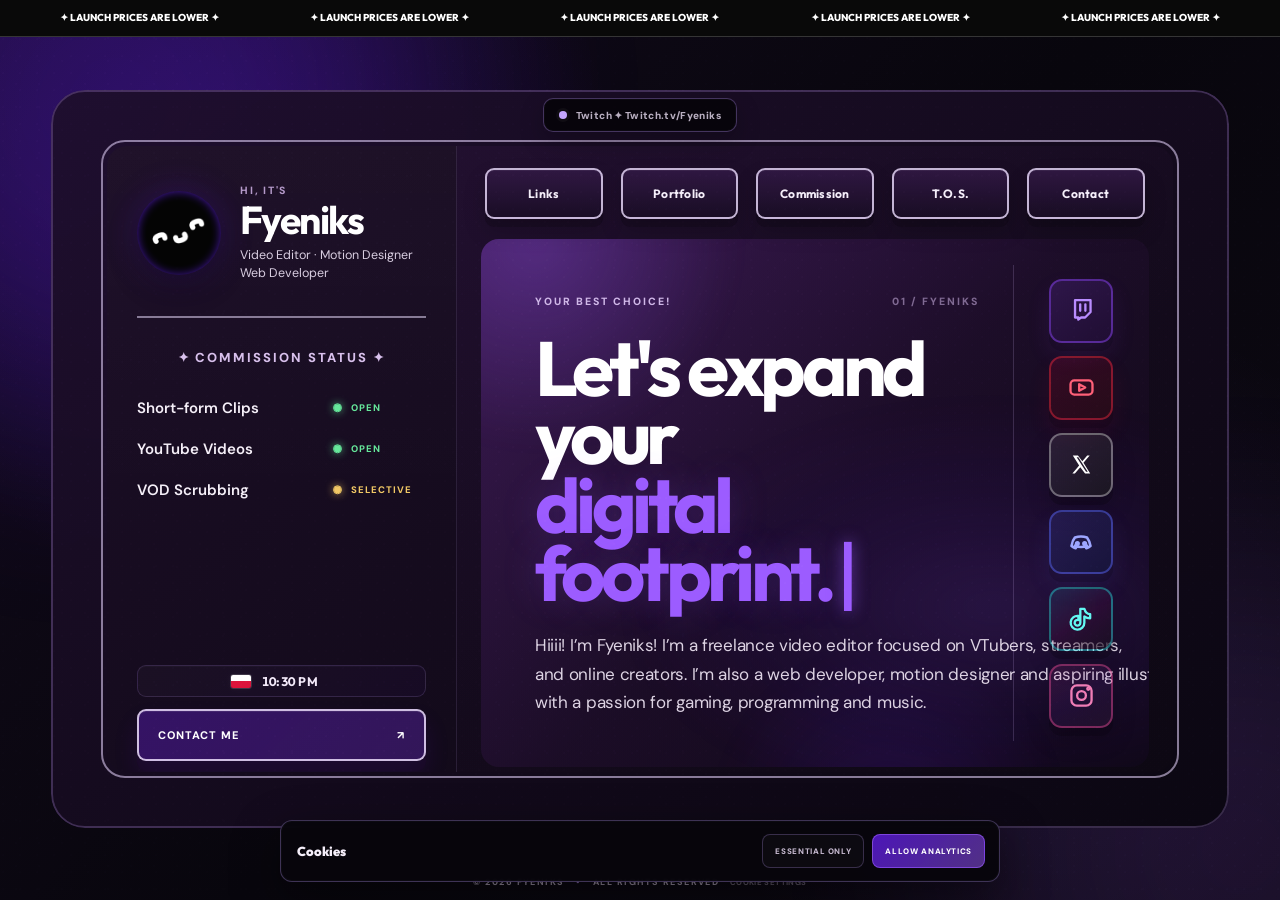
<file: index.html>
<!doctype html>
<html lang="en">
  <head>
    <meta charset="utf-8" />
    <meta name="viewport" content="width=device-width, initial-scale=1" />
    <meta name="description" content="Fyeniks — video editor for VTubers, streamers and online creators." />
    <title>✦ Fyeniks ✦</title>
    <link rel="icon" type="image/png" href="assets/favicon.png?v=126" />
    <link rel="shortcut icon" href="assets/favicon.ico?v=126" />
    <link rel="stylesheet" href="style.css?v=129" />
  </head>
  <body class="single-page-home">
    <a class="launch-promo" href="commission.html" aria-label="View launch commission pricing"></a>
    <div class="ambient ambient-1"></div>
    <div class="ambient ambient-2"></div>
    <div class="grain"></div>
    <div class="cursor-glow" id="cursorGlow" aria-hidden="true"></div>

    <main>
      <section class="hub-section" aria-label="Fyeniks hub">
        <div class="hub-stage">
          <div class="hub-assembly" id="hubCard">
            <div class="hub-backplate" aria-hidden="true"></div>

            <a
              class="hub-twitch-status is-loading"
              id="hubTwitchStatus"
              href="https://twitch.tv/fyeniks"
              target="_blank"
              rel="noopener noreferrer"
              aria-label="Fyeniks Twitch status"
            >
              <i class="hub-twitch-dot" aria-hidden="true"></i>
              <span class="hub-twitch-text" data-twitch-text>Checking ✦ Twitch.tv/Fyeniks</span>
            </a>

            <div class="hub-panels">
              <aside class="hub-left-panel">
                <div class="brand-block">
                  <img class="brand-avatar" src="assets/avatar.png" alt="Fyeniks avatar" />
                  <div class="brand-copy">
                    <span class="profile-kicker" data-profile-kicker></span>
                    <h1 data-brand></h1>
                    <p data-role-line></p>
                  </div>
                </div>

                <div class="sidebar-section">
                  <span class="sidebar-label">✦ COMMISSION STATUS ✦</span>
                  <div class="service-list" id="service-list"></div>
                </div>

                <div class="hub-local-time" aria-label="Local time in Poland">
                  <span class="hub-local-flag" aria-hidden="true"><i></i><i></i></span>
                  <strong class="hub-local-clock" id="hubLocalTime">--:-- --</strong>
                </div>

                <a class="contact-button" href="contact.html">CONTACT ME <span>↗</span></a>
              </aside>

              <section class="hub-right-panel">
                <nav class="hub-nav hub-nav-inline" id="site-nav" aria-label="Main navigation"></nav>

                <div class="about-window">
                  <div class="about-orb about-orb-1" aria-hidden="true"></div>
                  <div class="about-orb about-orb-2" aria-hidden="true"></div>
                  <div class="about-grid" aria-hidden="true"></div>

                  <div class="about-copy">
                    <div class="about-topline">
                      <span data-eyebrow></span>
                      <span class="about-index" data-about-index></span>
                    </div>

                    <h2 data-about-title></h2>
                    <p class="about-lead" data-about></p>
                  </div>

                  <aside class="about-side" aria-label="Fyeniks social links">
                    <div class="about-social-list" id="about-socials"></div>
                  </aside>
                </div>
              </section>
            </div>
          </div>
        </div>
      </section>
    </main>

    <footer class="home-footer" aria-label="Site footer">
      © <span data-current-year></span> FYENIKS <span class="footer-dot">•</span> ALL RIGHTS RESERVED
    </footer>

    <script src="site-config.js?v=126"></script>
    <script src="app.js?v=126"></script>
  </body>
</html>
</file>
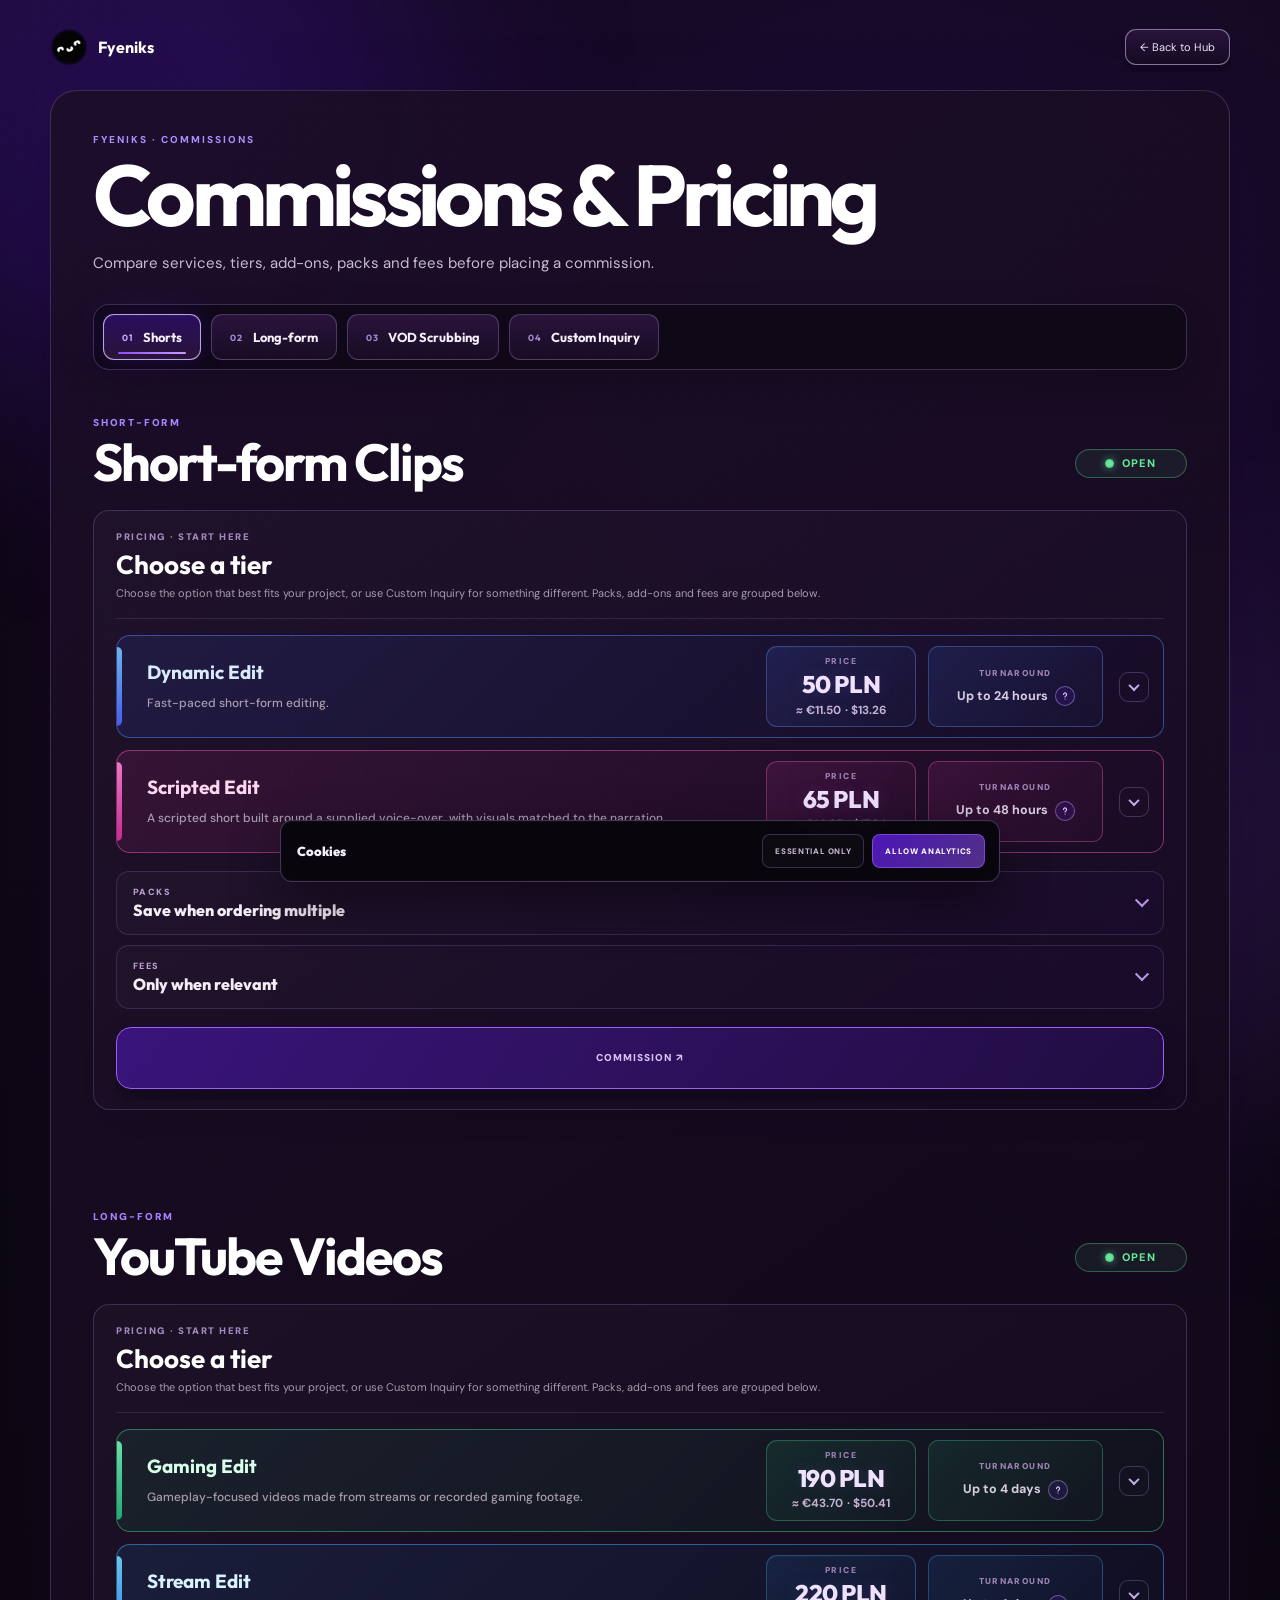
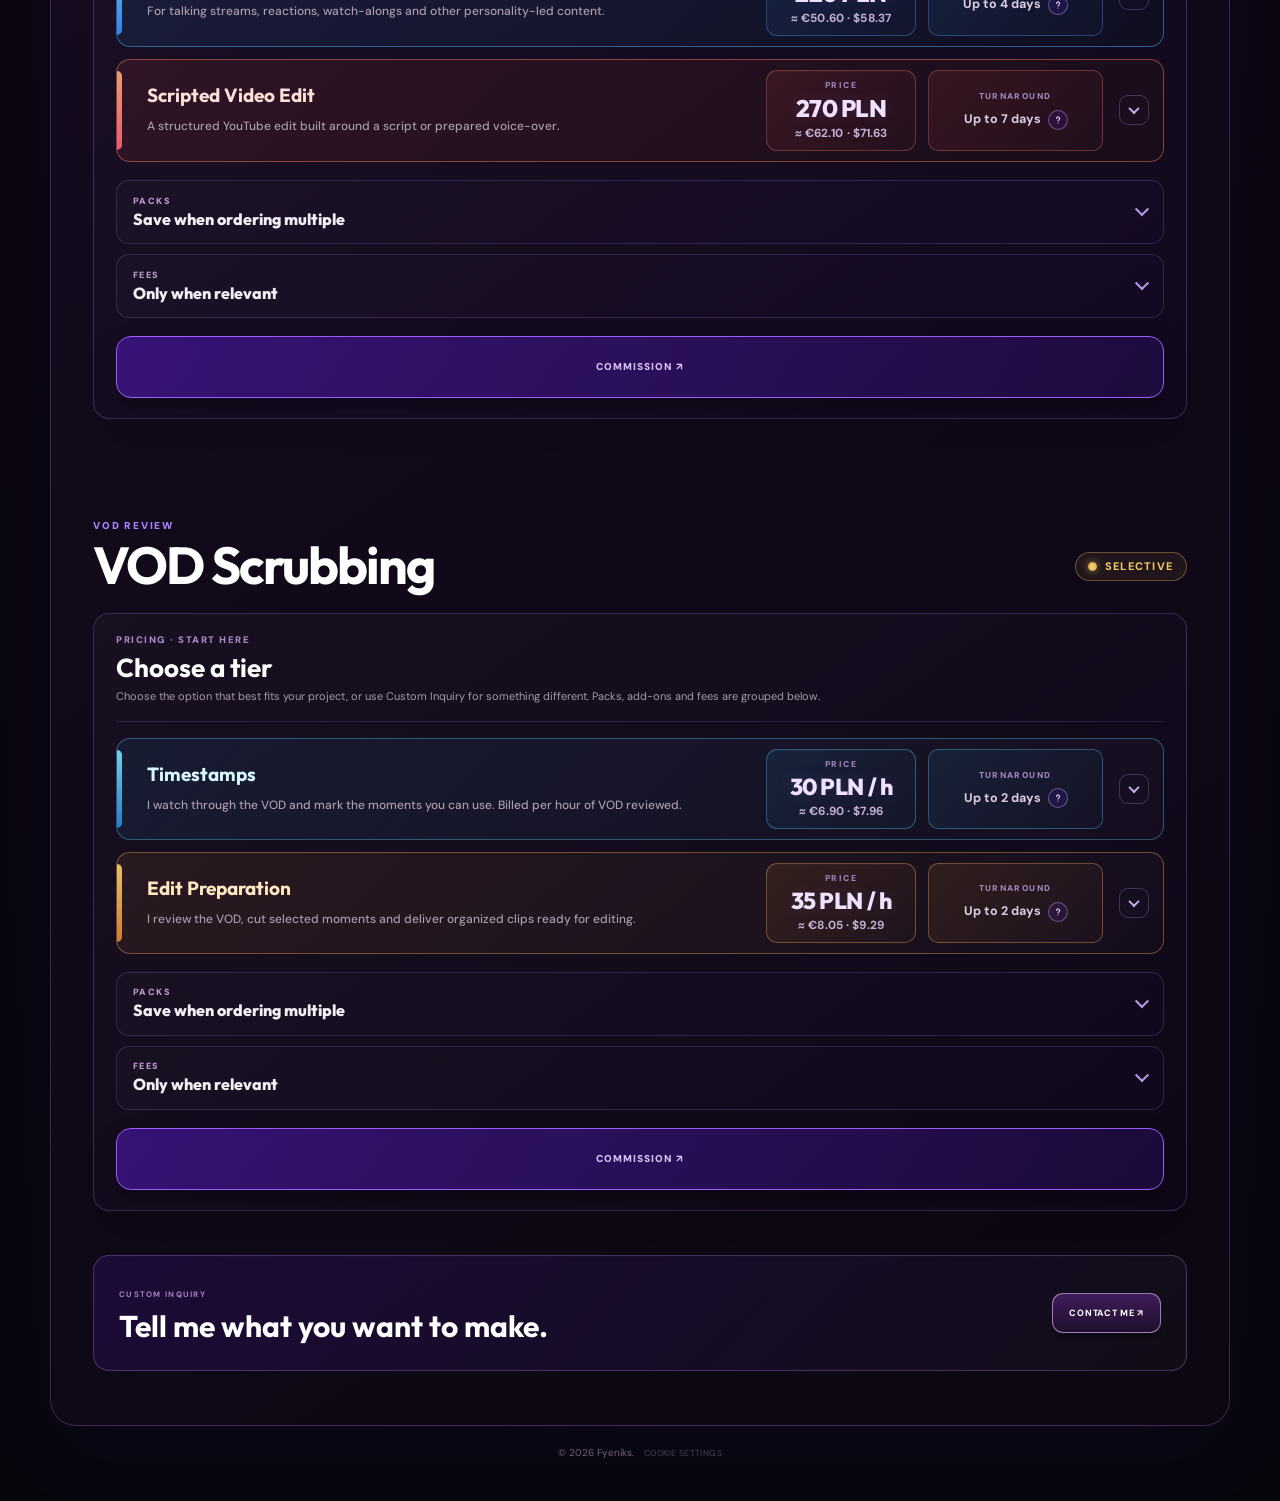
<file: commission.html>
<!doctype html>
<html lang="en">
  <head>
    <meta charset="utf-8" />
    <meta name="viewport" content="width=device-width, initial-scale=1" />
    <meta name="description" content="Fyeniks commissions, services, pricing, add-ons and package options." />
    <title>Commission - Fyeniks</title>
    <link rel="icon" type="image/png" href="assets/favicon.png?v=127" />
    <link rel="shortcut icon" href="assets/favicon.ico?v=127" />
    <link rel="stylesheet" href="style.css?v=128" />
  </head>
  <body class="subpage-body" data-page="commission">
    <div class="ambient ambient-1"></div>
    <div class="ambient ambient-2"></div>
    <div class="grain"></div>
    <main class="subpage">
      <div class="sub-wrap">
        <header class="subnav">
          <a class="sub-brand" href="index.html"
            ><img class="sub-brand-avatar" src="assets/avatar.png" alt="" /><b data-brand></b></a
          ><a class="back" href="index.html">← Back to Hub</a>
        </header>
        <section class="sub-card commission-shell">
          <div class="page-heading">
            <span data-page-kicker></span>
            <h1 data-page-title></h1>
            <p data-page-intro></p>
          </div>

          <nav
            class="portfolio-section-nav commission-section-nav"
            id="commission-section-nav"
            aria-label="Commission services"
          ></nav>
          <div class="commission-sections" id="commission-sections"></div>
          <div class="commission-cta" id="commission-custom-inquiry">
            <div>
              <span>CUSTOM INQUIRY</span>
              <h2>Tell me what you want to make.</h2>
            </div>
            <a href="contact.html">CONTACT ME ↗</a>
          </div>
        </section>
        <footer>© <span data-current-year></span> <span data-brand></span>.</footer>
      </div>
    </main>
    <script src="site-config.js?v=127"></script>
    <script src="app.js?v=127"></script>
  </body>
</html>
</file>
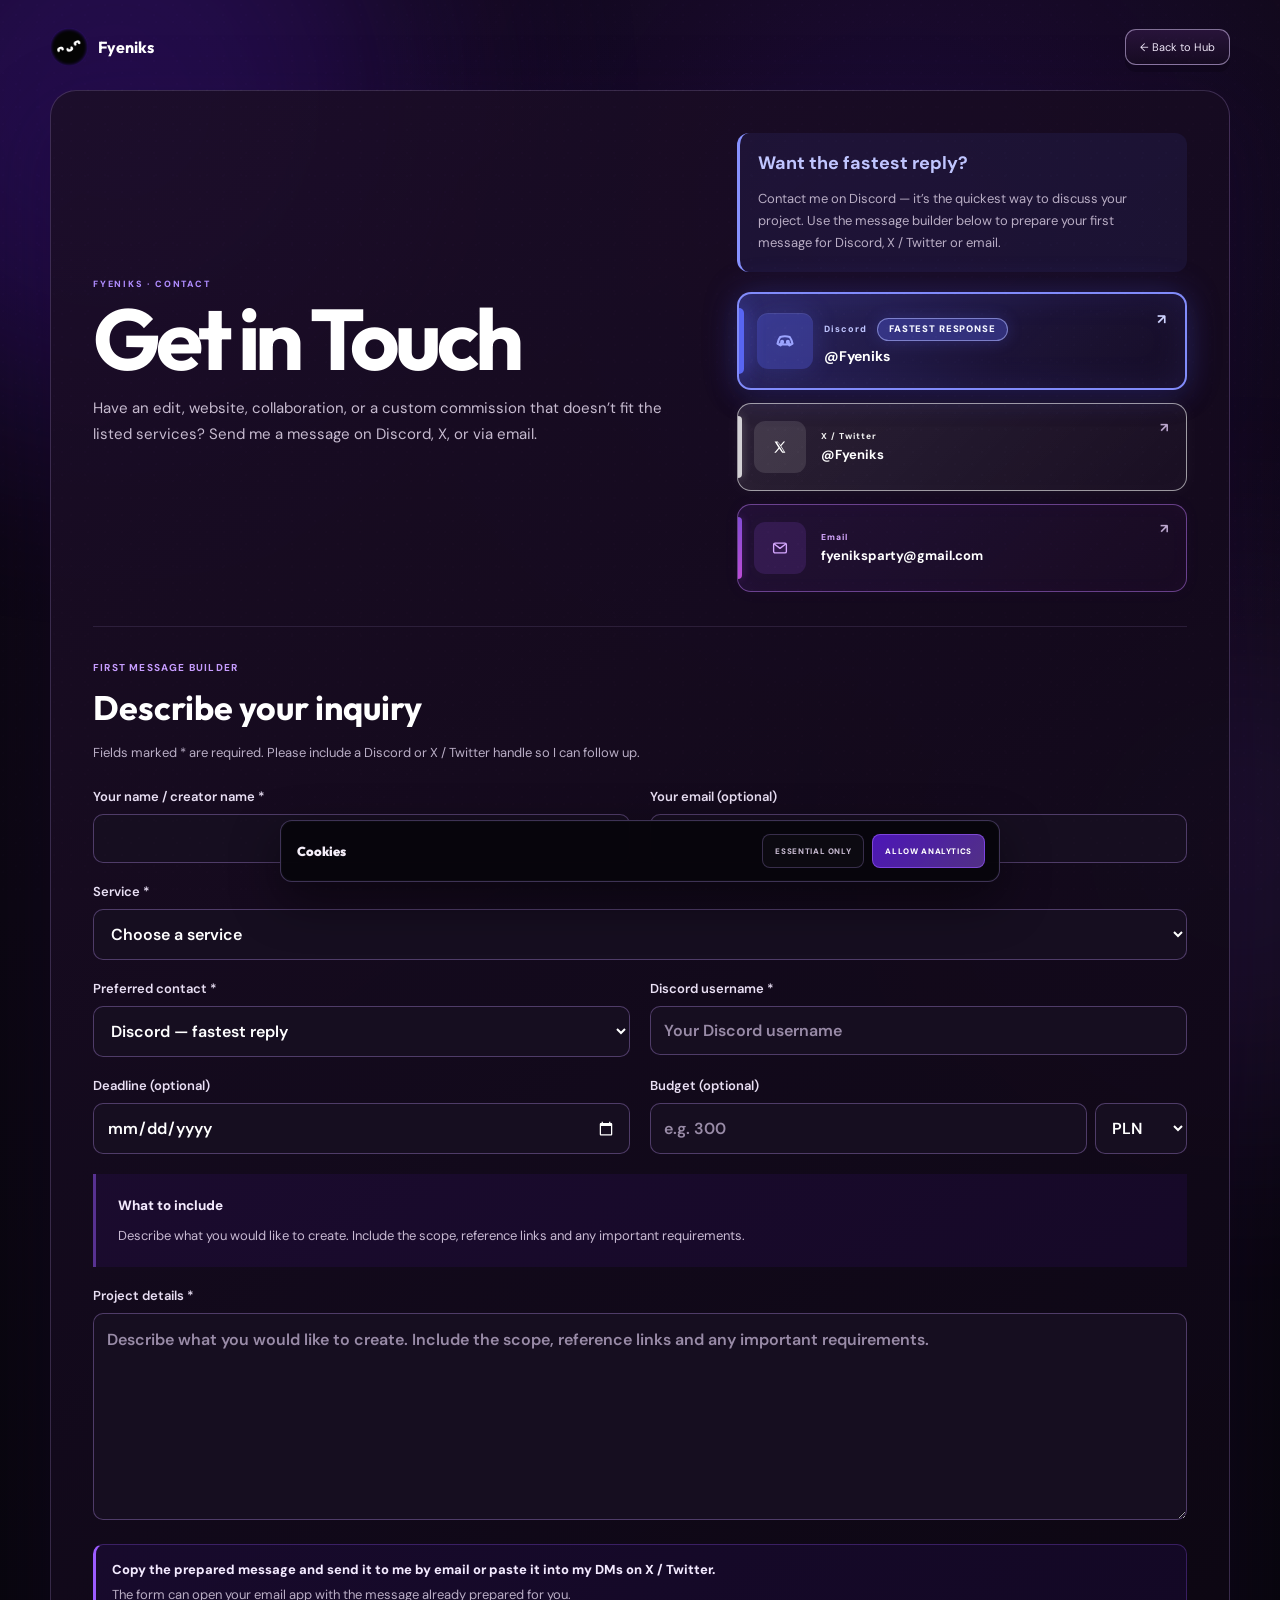
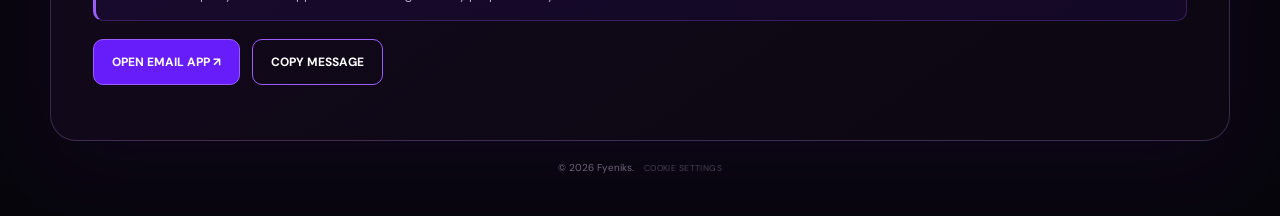
<file: contact.html>
<!doctype html>
<html lang="en">
  <head>
    <meta charset="utf-8" />
    <meta name="viewport" content="width=device-width, initial-scale=1" />
    <meta name="description" content="Contact Fyeniks for editing and collaboration enquiries." />
    <title>Contact - Fyeniks</title>
    <link rel="icon" type="image/png" href="assets/favicon.png?v=126" />
    <link rel="shortcut icon" href="assets/favicon.ico?v=126" />
    <link rel="stylesheet" href="style.css?v=128" />
  </head>
  <body class="subpage-body" data-page="contact">
    <div class="ambient ambient-1"></div>
    <div class="ambient ambient-2"></div>
    <div class="grain"></div>
    <main class="subpage">
      <div class="sub-wrap">
        <header class="subnav">
          <a class="sub-brand" href="index.html"
            ><img class="sub-brand-avatar" src="assets/avatar.png" alt="" /><b data-brand></b></a
          ><a class="back" href="index.html">← Back to Hub</a>
        </header>
        <section class="sub-card contact-layout">
          <div class="contact-copy">
            <div class="page-heading">
              <span data-page-kicker></span>
              <h1 data-page-title></h1>
              <p data-page-intro></p>
            </div>
          </div>
          <aside class="contact-options">
            <div class="discord-preference">
              <strong>Want the fastest reply?</strong>
              <p>
                Contact me on Discord — it’s the quickest way to discuss your project. Use the message builder
                below to prepare your first message for Discord, X / Twitter or email.
              </p>
            </div>
            <div class="contact-links" id="contact-links"></div>
          </aside>
          <form class="commission-form" id="commission-form">
            <div class="commission-form-heading">
              <span>FIRST MESSAGE BUILDER</span>
              <h2>Describe your inquiry</h2>
              <p>
                Fields marked * are required. Please include a Discord or X / Twitter handle so I can follow
                up.
              </p>
            </div>
            <div class="inquiry-fields">
              <label
                >Your name / creator name *<input name="name" autocomplete="name" required maxlength="100"
              /></label>
              <label
                >Your email (optional)<input name="email" type="email" autocomplete="email" maxlength="254"
              /></label>
              <label class="inquiry-full"
                >Service *<select name="service" id="inquiry-service" required></select
              ></label>
              <label id="inquiry-tier-field" hidden
                >Tier (optional)<select name="tier" id="inquiry-tier" disabled>
                  <option value="">Not sure yet / No preference</option>
                </select></label
              >
              <label id="inquiry-pack-field" hidden
                >Pack (optional)<select name="pack" id="inquiry-pack" disabled>
                  <option value="">No pack / Decide later</option>
                </select></label
              >
              <label
                >Preferred contact *<select name="platform" id="inquiry-platform" required>
                  <option value="Discord">Discord — fastest reply</option>
                  <option value="X / Twitter">X / Twitter</option>
                </select></label
              >
              <label
                ><span id="inquiry-handle-label">Discord username *</span
                ><input
                  name="handle"
                  id="inquiry-handle"
                  required
                  maxlength="100"
                  placeholder="Your Discord username"
                  autocapitalize="none"
                  spellcheck="false"
              /></label>
              <label>Deadline (optional)<input name="deadline" type="date" /></label>
              <label class="inquiry-budget-field"
                >Budget (optional)
                <span class="inquiry-budget-control">
                  <input name="budget" maxlength="100" inputmode="decimal" placeholder="e.g. 300" />
                  <select name="currency" id="inquiry-currency" aria-label="Budget currency">
                    <option value="PLN">PLN</option>
                    <option value="EUR">EUR</option>
                    <option value="USD">USD</option>
                  </select>
                </span>
              </label>
              <div class="inquiry-brief inquiry-full">
                <strong>What to include</strong>
                <p id="inquiry-guidance"></p>
              </div>
              <label class="inquiry-full"
                >Project details *<textarea
                  name="details"
                  id="inquiry-details"
                  required
                  rows="7"
                  maxlength="5000"
                ></textarea>
              </label>
            </div>
            <p class="inquiry-delivery-note">
              <strong>Copy the prepared message and send it to me by email or paste it into my DMs on X / Twitter.</strong>
              The form can open your email app with the message already prepared for you.
            </p>
            <div class="inquiry-actions">
              <button type="submit">OPEN EMAIL APP ↗</button
              ><button type="button" id="copy-inquiry">COPY MESSAGE</button>
            </div>
            <p id="inquiry-status" role="status" aria-live="polite"></p>
            <textarea
              id="inquiry-copy-fallback"
              aria-label="Prepared message — select and copy"
              readonly
              hidden
              rows="8"
            ></textarea>
          </form>
        </section>
        <footer>© <span data-current-year></span> <span data-brand></span>.</footer>
      </div>
    </main>
    <script src="site-config.js?v=126"></script>
    <script src="app.js?v=126"></script>
  </body>
</html>
</file>
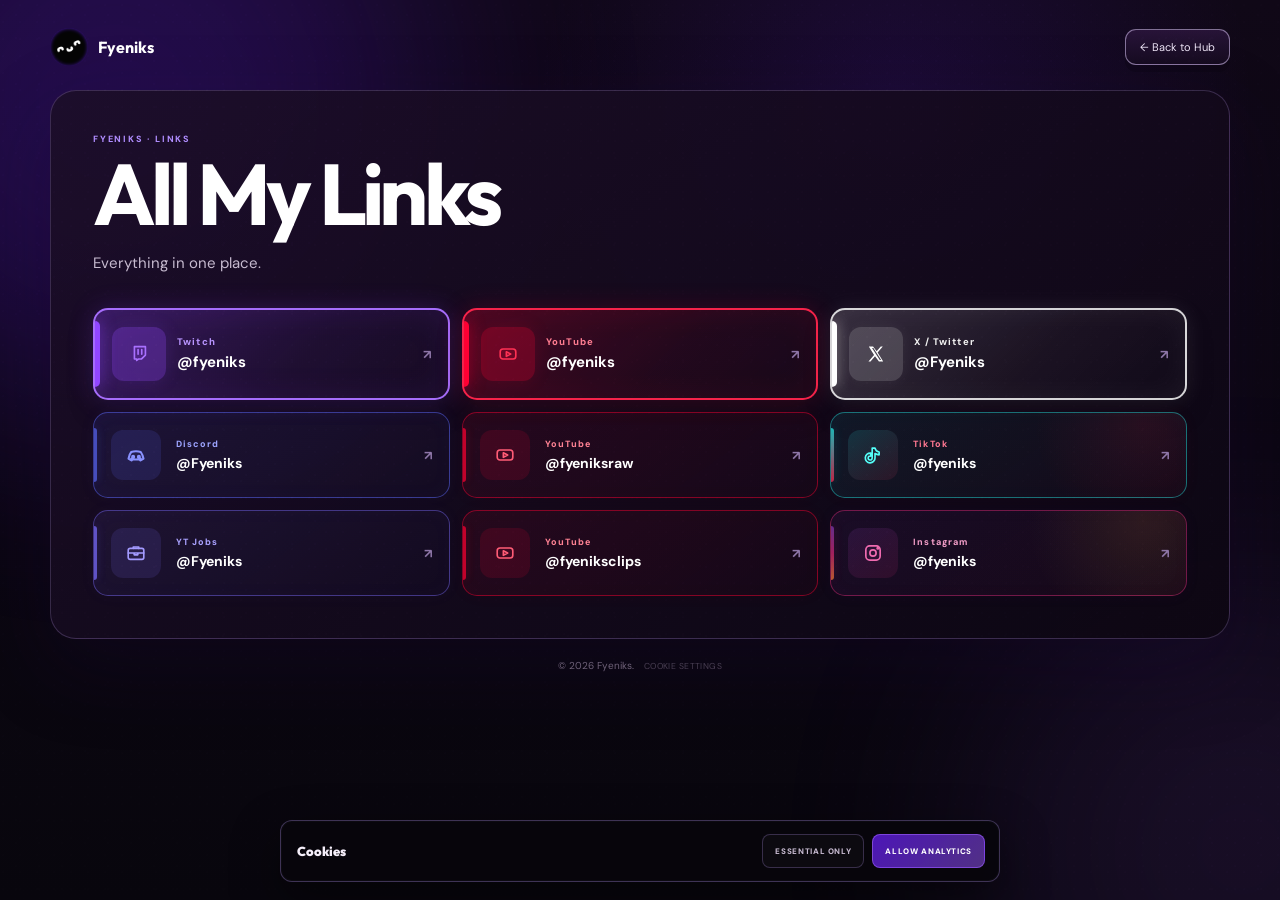
<file: links.html>
<!doctype html>
<html lang="en">
  <head>
    <meta charset="utf-8" />
    <meta name="viewport" content="width=device-width, initial-scale=1" />
    <meta name="description" content="Fyeniks social links and contact profiles." />
    <title>Links - Fyeniks</title>
    <link rel="icon" type="image/png" href="assets/favicon.png?v=126" />
    <link rel="shortcut icon" href="assets/favicon.ico?v=126" />
    <link rel="stylesheet" href="style.css?v=128" />
  </head>
  <body class="subpage-body" data-page="links">
    <div class="ambient ambient-1"></div>
    <div class="ambient ambient-2"></div>
    <div class="grain"></div>
    <main class="subpage">
      <div class="sub-wrap">
        <header class="subnav">
          <a class="sub-brand" href="index.html"
            ><img class="sub-brand-avatar" src="assets/avatar.png" alt="" /><b data-brand></b></a
          ><a class="back" href="index.html">← Back to Hub</a>
        </header>
        <section class="sub-card">
          <div class="page-heading">
            <span data-page-kicker></span>
            <h1 data-page-title></h1>
            <p data-page-intro></p>
          </div>
          <div class="links-grid" id="links-grid"></div>
        </section>
        <footer>© <span data-current-year></span> <span data-brand></span>.</footer>
      </div>
    </main>
    <script src="site-config.js?v=126"></script>
    <script src="app.js?v=126"></script>
  </body>
</html>
</file>
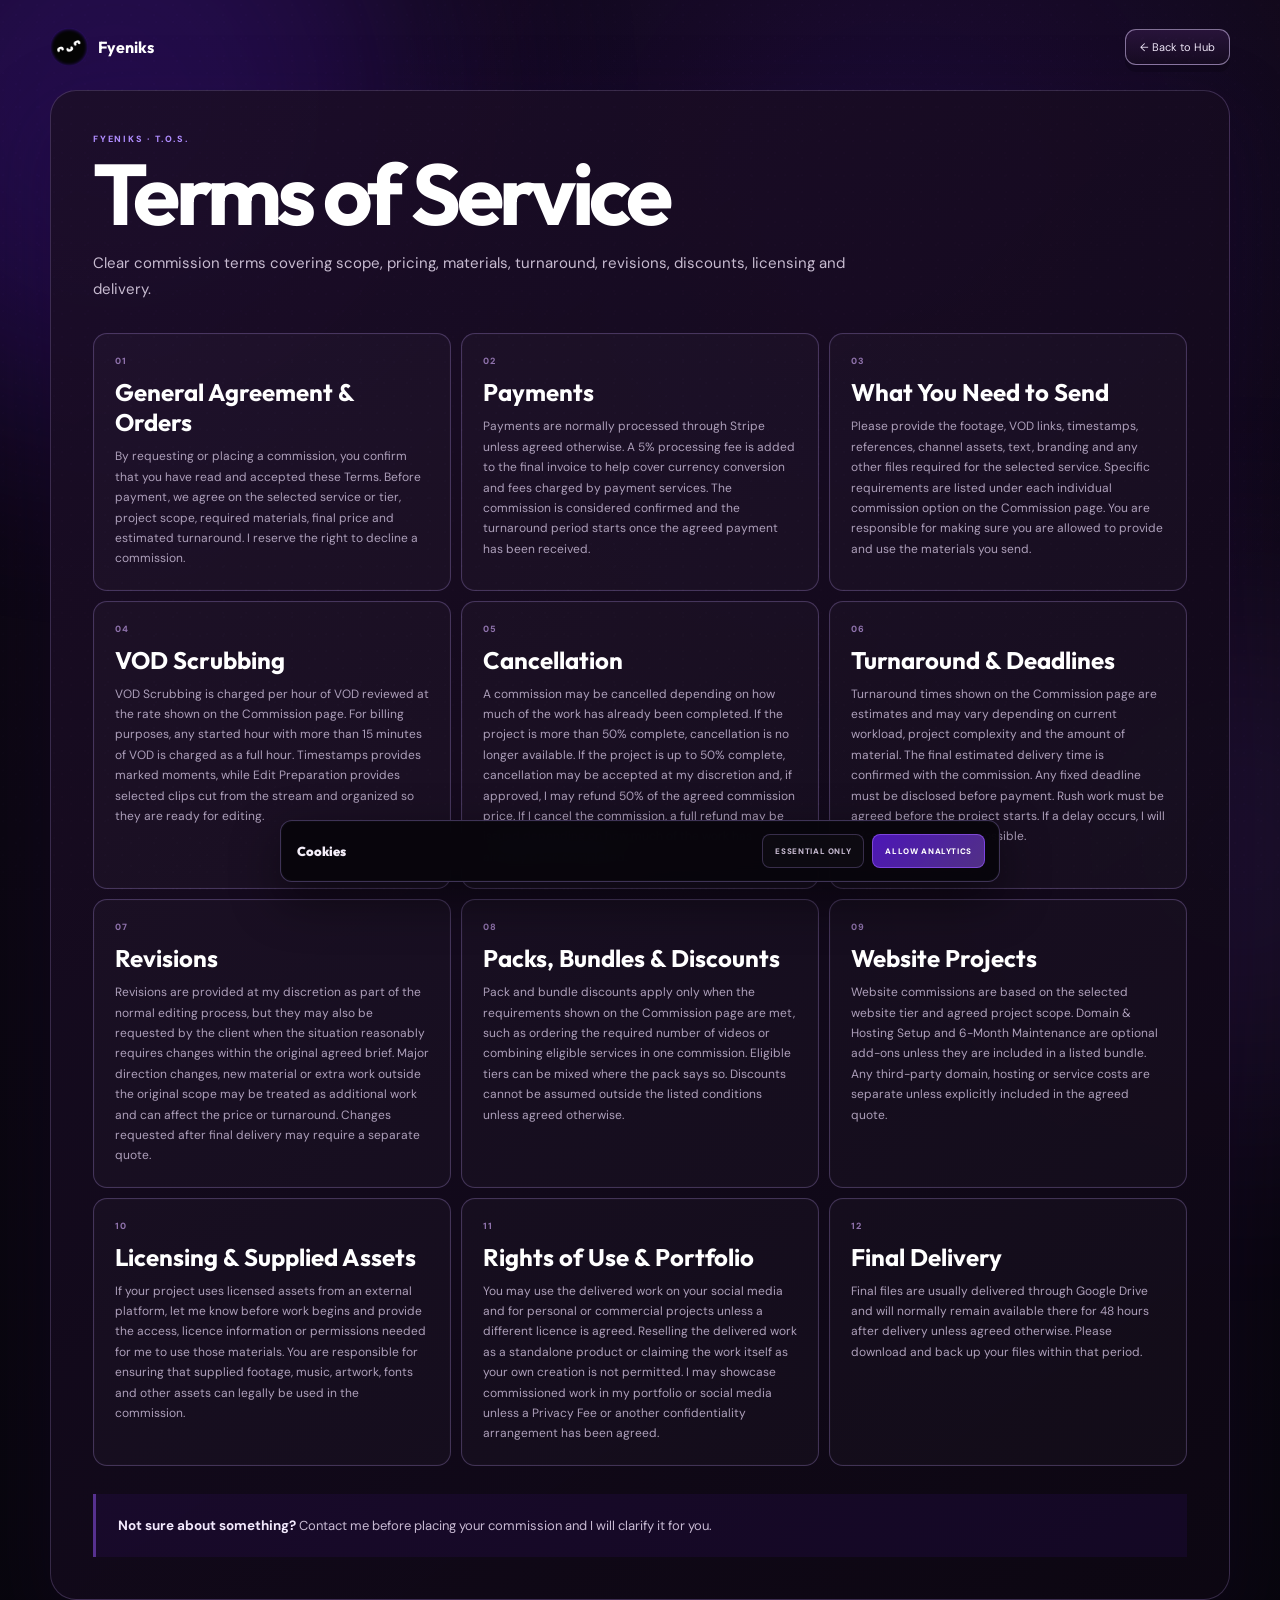
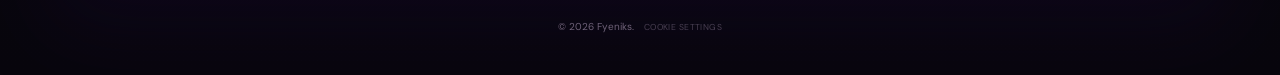
<file: tos.html>
<!doctype html>
<html lang="en">
  <head>
    <meta charset="utf-8" />
    <meta name="viewport" content="width=device-width, initial-scale=1" />
    <meta name="description" content="Fyeniks commission terms of service." />
    <title>T.O.S. - Fyeniks</title>
    <link rel="icon" type="image/png" href="assets/favicon.png?v=126" />
    <link rel="shortcut icon" href="assets/favicon.ico?v=126" />
    <link rel="stylesheet" href="style.css?v=128" />
  </head>
  <body class="subpage-body" data-page="tos">
    <div class="ambient ambient-1"></div>
    <div class="ambient ambient-2"></div>
    <div class="grain"></div>
    <main class="subpage">
      <div class="sub-wrap">
        <header class="subnav">
          <a class="sub-brand" href="index.html"
            ><img class="sub-brand-avatar" src="assets/avatar.png" alt="" /><b data-brand></b></a
          ><a class="back" href="index.html">← Back to Hub</a>
        </header>
        <section class="sub-card">
          <div class="page-heading">
            <span data-page-kicker></span>
            <h1 data-page-title></h1>
            <p data-page-intro></p>
          </div>
          <div class="tos-grid" id="tos-list"></div>
          <div class="tos-note">
            <strong>Not sure about something?</strong> Contact me before placing your commission and I will
            clarify it for you.
          </div>
        </section>
        <footer>© <span data-current-year></span> <span data-brand></span>.</footer>
      </div>
    </main>
    <script src="site-config.js?v=126"></script>
    <script src="app.js?v=126"></script>
  </body>
</html>
</file>
<file: style.css>
@import url("https://fonts.googleapis.com/css2?family=DM+Sans:wght@400;500;600;700&family=Outfit:wght@500;600;700;800&display=swap");

:root{
  --bg: #08060d;
  --panel: #120b1a;
  --panel-2: #1b1027;
  --accent: #671dfa;
  --accent-2: #9c5cff;
  --accent-3: #c79dff;
  --text: #fff;
  --muted: #b9adc5;
  --muted-2: #81738e;
  --line: rgba(203, 174, 255, 0.12);
  --open: #66e89b;
  --selective: #f1c865;
  --closed: #ef6d7c;
  --shadow: 0 38px 100px rgba(24, 5, 42, 0.56);
}

*{
  box-sizing: border-box;
}

html,body{
  margin: 0;
  width: 100%;
  min-height: 100%;
}

body{
  font-family: "DM Sans", sans-serif;
  color: var(--text);
  background: var(--bg);
  overflow-x: hidden;
}

a{
  color: inherit;
}

button{
  font: inherit;
}

img{
  max-width: 100%;
}

.grain{
  position: fixed;
  inset: 0;
  pointer-events: none;
  opacity: 0.045;
  background-image:
    radial-gradient(circle at 20% 30%, #fff 0 1px, transparent 1.2px),
    radial-gradient(circle at 70% 65%, #fff 0 0.8px, transparent 1px);
  background-size:
    17px 17px,
    23px 23px;
  mix-blend-mode: soft-light;
}

.ambient{
  position: fixed;
  border-radius: 50%;
  filter: blur(120px);
  pointer-events: none;
  z-index: 0;
}

.ambient-1{
  width: 48vw;
  height: 48vw;
  left: -15vw;
  top: -16vw;
  background: #671dfa;
  opacity: 0.23;
}

.ambient-2{
  width: 42vw;
  height: 42vw;
  right: -18vw;
  bottom: -17vw;
  background: #a257ff;
  opacity: 0.1;
}

.single-page-home{
  background:
    radial-gradient(circle at 18% 22%, rgba(103, 29, 250, 0.23), transparent 31%),
    radial-gradient(circle at 82% 74%, rgba(156, 92, 255, 0.09), transparent 30%),
    linear-gradient(135deg, #130b1d 0%, #08060d 52%, #0d0913 100%);
}

.hub-section{
  position: relative;
  width: 100vw;
  height: 100vh;
  display: grid;
  place-items: center;
  padding: 24px;
}

.hub-stage{
  position: relative;
  width: min(1540px, 92vw);
  height: min(740px, 82vh);
  perspective: 1700px;
}

.hub-assembly{
  position: absolute;
  inset: 0;
  transform-style: preserve-3d;
  will-change: transform;
  overflow: hidden;
  border-radius: 34px;
}

.hub-assembly::before,.hub-assembly::after{
  content: "";
  position: absolute;
  pointer-events: none;
  box-sizing: border-box;
  z-index: 30;
}

.hub-assembly::before{
  inset: 0;
  border: 2.5px solid rgba(199, 157, 255, 0.24);
  border-radius: 34px;
}

.hub-assembly::after{
  inset: 50px;
  border: 2.5px solid rgba(232, 215, 255, 0.74);
  border-radius: 24px;
}

.hub-backplate{
  position: absolute;
  inset: 0;
}

.hub-panels{
  position: absolute;
  inset: 56px;
  z-index: 2;
  display: grid;
  grid-template-columns: 350px minmax(0, 1fr);
  min-width: 0;
  overflow: hidden;
  border-radius: 20px;
  background: linear-gradient(145deg, rgba(28, 14, 39, 0.98), rgba(13, 8, 19, 0.99));
}

.hub-left-panel{
  min-width: 0;
  padding: 38px 30px 30px;
  display: flex;
  flex-direction: column;
  border-right: 1px solid var(--line);
  background: linear-gradient(180deg, rgba(255, 255, 255, 0.015), transparent 58%);
}

.brand-block{
  display: grid;
  grid-template-columns: 84px 1fr;
  gap: 19px;
  align-items: center;
}

.brand-block::after{
  content: "";
  grid-column: 1/-1;
  height: 2px;
  margin-top: 14px;
  background: rgba(235, 222, 255, 0.52);
}

.brand-avatar{
  width: 84px;
  height: 84px;
  display: block;
  object-fit: cover;
  border-radius: 50%;
  box-shadow:
    0 12px 30px rgba(0, 0, 0, 0.28),
    0 0 34px rgba(103, 29, 250, 0.22);
}

.profile-kicker{
  display: block;
  color: #b59aca;
  font-size: 10.5px;
  font-weight: 800;
  letter-spacing: 0.17em;
  text-transform: uppercase;
}

.brand-copy h1{
  margin: 3px 0 7px;
  font-family: Outfit, sans-serif;
  font-size: 39px;
  line-height: 1;
  letter-spacing: -0.04em;
}

.brand-copy p{
  margin: 0;
  color: #d8cde0;
  font-size: 12.5px;
  line-height: 1.62;
}

.sidebar-section{
  margin-top: 31px;
  min-height: 0;
}

.sidebar-label{
  display: block;
  margin-bottom: 22px;
  text-align: center;
  color: #d8c0ec;
  font-size: 13px;
  font-weight: 800;
  letter-spacing: 0.15em;
}

.service-list{
  display: grid;
  min-height: 0;
}

.service-row{
  display: flex;
  align-items: center;
  justify-content: space-between;
  gap: 15px;
  padding: clamp(6.5px, calc(15px - (var(--service-count, 4) * 0.75px)), 10.5px) 0;
  color: #f5eff8;
  font-size: clamp(12.5px, calc(18px - (var(--service-count, 4) * 0.75px)), 15px);
  font-weight: 600;
}

.service-name{
  min-width: 0;
}

.service-status{
  display: inline-flex;
  align-items: center;
  justify-content: flex-start;
  gap: 8px;
  width: 92px;
  margin-left: auto;
  font-size: 9.5px;
  font-weight: 800;
  line-height: 1;
  letter-spacing: 0.11em;
  white-space: nowrap;
}

.status-dot{
  position: relative;
  width: 7px;
  height: 7px;
  border-radius: 50%;
  display: block;
  flex: 0 0 7px;
  margin: 0;
  background: currentColor;
  box-shadow: 0 0 9px currentColor;
}

.status-dot::after{
  content: "";
  position: absolute;
  inset: -1px;
  border: 1px solid currentColor;
  border-radius: 50%;
  animation: statusPing 1.65s cubic-bezier(0.15, 0.65, 0.35, 1) infinite;
}

.status-open{
  color: var(--open);
}

.status-selective{
  color: var(--selective);
}

.status-closed{
  color: var(--closed);
}

@keyframes statusPing {
  0% {
    transform: scale(0.8);
    opacity: 0.9;
  }

  75%,
  100% {
    transform: scale(3.15);
    opacity: 0;
  }
}

.contact-button{
  margin-top: auto;
  display: flex;
  align-items: center;
  justify-content: space-between;
  gap: 18px;
  padding: 17px 19px;
  border: 2px solid rgba(242, 229, 255, 0.82);
  border-radius: 9px;
  text-decoration: none;
  background: linear-gradient(135deg, rgba(72, 24, 145, 0.62), rgba(86, 36, 158, 0.48));
  box-shadow:
    0 10px 0 rgba(30, 10, 48, 0.38),
    0 14px 26px rgba(103, 29, 250, 0.1),
    inset 0 1px 0 rgba(255, 255, 255, 0.08);
  font-size: 11px;
  font-weight: 800;
  letter-spacing: 0.08em;
  transition:
    background 0.18s ease,
    border-color 0.18s ease,
    box-shadow 0.18s ease;
}

.contact-button:hover{
  background: linear-gradient(135deg, rgba(121, 50, 255, 0.96), rgba(144, 76, 255, 0.74));
  border-color: #fff;
  box-shadow:
    0 10px 0 rgba(30, 10, 48, 0.38),
    0 18px 34px rgba(103, 29, 250, 0.27),
    inset 0 1px 0 rgba(255, 255, 255, 0.14);
}

.hub-right-panel{
  min-width: 0;
  padding: 22px 24px 24px;
  display: flex;
  flex-direction: column;
  gap: 20px;
  background: linear-gradient(150deg, rgba(58, 24, 82, 0.25), rgba(31, 14, 45, 0.07) 55%, transparent);
}

.hub-nav{
  position: relative;
  z-index: 12;
  display: grid;
  grid-template-columns: repeat(5, minmax(0, 1fr));
  gap: 18px;
  padding: 0 4px;
  isolation: isolate;
}

.hub-nav a{
  position: relative;
  padding: 16px 12px;
  text-align: center;
  text-decoration: none;
  border: 2px solid rgba(238, 223, 255, 0.8);
  border-radius: 9px;
  color: #f4eef9;
  background: linear-gradient(180deg, rgba(50, 25, 69, 0.88), rgba(25, 13, 36, 0.82));
  box-shadow:
    0 8px 0 rgba(8, 4, 13, 0.25),
    0 12px 22px rgba(0, 0, 0, 0.18),
    inset 0 1px 0 rgba(255, 255, 255, 0.055);
  font-family: Outfit, sans-serif;
  font-size: 12px;
  font-weight: 700;
  letter-spacing: 0.02em;
  transition:
    border-color 0.18s ease,
    background 0.18s ease,
    box-shadow 0.18s ease,
    color 0.18s ease;
}

.hub-nav a:hover{
  color: #fff;
  border-color: rgba(255, 255, 255, 0.96);
  background: linear-gradient(180deg, rgba(50, 25, 69, 0.92), rgba(25, 13, 36, 0.88));
  box-shadow:
    0 8px 0 rgba(8, 4, 13, 0.25),
    0 0 0 1px rgba(156, 92, 255, 0.16),
    0 12px 30px rgba(103, 29, 250, 0.24),
    inset 0 1px 0 rgba(255, 255, 255, 0.07);
}

.hub-nav-inline{
  visibility: visible;
  pointer-events: auto;
}

.hub-nav-inline a{
  pointer-events: auto;
}

.hub-nav-floating{
  position: absolute;
  z-index: 80;
  top: 78px;
  left: 434px;
  right: 84px;
}

.hub-nav-floating{
  display: none !important;
}

.hub-nav-floating a{
  pointer-events: auto;
  color: transparent;
  border-color: transparent;
  background: transparent;
  box-shadow: none;
  text-shadow: none;
}

.hub-nav-floating a:hover,.hub-nav-floating a:focus-visible{
  color: transparent;
  border-color: transparent;
  background: transparent;
  box-shadow: none;
  outline: none;
}

.hub-nav-inline a.is-nav-hovered,.hub-nav-inline a.is-nav-focused{
  color: #fff;
  border-color: rgba(255, 255, 255, 0.96);
  background: linear-gradient(180deg, rgba(50, 25, 69, 0.92), rgba(25, 13, 36, 0.88));
  box-shadow:
    0 8px 0 rgba(8, 4, 13, 0.25),
    0 0 0 1px rgba(156, 92, 255, 0.16),
    0 12px 30px rgba(103, 29, 250, 0.24),
    inset 0 1px 0 rgba(255, 255, 255, 0.07);
}

.about-window{
  position: relative;
  flex: 1;
  min-height: 0;
  display: grid;
  grid-template-columns: minmax(0, 1fr) 136px;
  overflow: hidden;
  border-radius: 18px;
  background: linear-gradient(
    135deg,
    rgba(73, 31, 103, 0.68),
    rgba(34, 15, 48, 0.56) 50%,
    rgba(15, 8, 21, 0.78)
  );
}

.about-grid{
  position: absolute;
  inset: 0;
  opacity: 0.08;
  background-image:
    linear-gradient(rgba(255, 255, 255, 0.05) 1px, transparent 1px),
    linear-gradient(90deg, rgba(255, 255, 255, 0.05) 1px, transparent 1px);
  background-size: 52px 52px;
  mask-image: linear-gradient(90deg, rgba(0, 0, 0, 0.8), transparent 80%);
}

.about-orb{
  position: absolute;
  border-radius: 50%;
  filter: blur(12px);
  pointer-events: none;
}

.about-orb-1{
  width: 430px;
  height: 430px;
  left: -160px;
  top: -210px;
  background: radial-gradient(circle, rgba(156, 92, 255, 0.28), transparent 66%);
}

.about-orb-2{
  width: 360px;
  height: 360px;
  right: 80px;
  bottom: -230px;
  background: radial-gradient(circle, rgba(103, 29, 250, 0.15), transparent 68%);
}

.about-copy{
  position: relative;
  z-index: 2;
  padding: 56px 54px 50px;
  display: flex;
  flex-direction: column;
  justify-content: center;
  min-width: 0;
}

.about-topline{
  display: flex;
  justify-content: space-between;
  align-items: center;
  gap: 20px;
  margin-bottom: 26px;
  color: #d0b8e8;
  font-size: 10.5px;
  font-weight: 800;
  letter-spacing: 0.19em;
}

.about-index{
  color: #806a93;
  white-space: nowrap;
}

.about-copy h2{
  max-width: 900px;
  margin: 0;
  font-family: Outfit, sans-serif;
  font-size: clamp(68px, 6vw, 98px);
  line-height: 0.89;
  letter-spacing: -0.06em;
}

.about-copy h2 em{
  font-style: normal;
  color: var(--accent-2);
  text-shadow: 0 0 38px rgba(156, 92, 255, 0.22);
}

.about-lead{
  margin: 29px 0 0;
  color: #ddd3e3;
}

.about-side{
  position: relative;
  z-index: 3;
  margin: 26px 22px 26px 0;
  padding-left: 22px;
  border-left: 1px solid rgba(214, 188, 255, 0.18);
  display: flex;
  align-items: center;
  justify-content: center;
  min-width: 0;
}

.about-social-list{
  display: grid;
  gap: 13px;
  justify-items: center;
}

.about-social{
  width: 64px;
  height: 64px;
  display: grid;
  place-items: center;
  border: 2px solid rgba(231, 215, 255, 0.62);
  border-radius: 13px;
  text-decoration: none;
  background: linear-gradient(145deg, rgba(55, 27, 78, 0.78), rgba(22, 11, 32, 0.72));
  box-shadow:
    0 8px 0 rgba(8, 4, 13, 0.22),
    0 12px 24px rgba(0, 0, 0, 0.16);
  transition:
    border-color 0.18s ease,
    background 0.18s ease,
    box-shadow 0.18s ease;
}

.about-social:hover{
  border-color: #fff;
  background: linear-gradient(145deg, rgba(105, 49, 154, 0.84), rgba(45, 18, 69, 0.84));
  box-shadow:
    0 8px 0 rgba(8, 4, 13, 0.22),
    0 16px 30px rgba(103, 29, 250, 0.2);
}

.social-icon,.link-card-icon,.contact-icon{
  display: grid;
  place-items: center;
  border-radius: 9px;
  background: rgba(103, 29, 250, 0.16);
}

.social-icon{
  width: 100%;
  height: 100%;
  background: transparent;
}

.social-icon svg{
  width: 31px;
  height: 31px;
}

.social-icon svg,.link-card-icon svg,.contact-icon svg{
  fill: none;
  stroke: #f6efff;
  stroke-width: 1.8;
  stroke-linecap: round;
  stroke-linejoin: round;
}

.link-card-icon svg,.contact-icon svg{
  width: 18px;
  height: 18px;
}

.subpage-body{
  min-height: 100vh;
  background:
    radial-gradient(circle at 70% 12%, rgba(103, 29, 250, 0.14), transparent 30%),
    linear-gradient(180deg, #100817, #08060d);
}

.subpage{
  position: relative;
  z-index: 1;
  min-height: 100vh;
  padding: 28px 18px 42px;
}

.sub-wrap{
  width: min(1180px, 100%);
  margin: 0 auto;
}

.subnav{
  display: flex;
  align-items: center;
  justify-content: space-between;
  gap: 20px;
}

.sub-brand{
  display: flex;
  align-items: center;
  gap: 10px;
  text-decoration: none;
  font-family: Outfit, sans-serif;
}

.sub-brand-avatar{
  width: 38px;
  height: 38px;
  object-fit: cover;
  border-radius: 50%;
  display: block;
}

.sub-brand b{
  font-size: 16px;
}

.back{
  display: inline-flex;
  padding: 10px 14px;
  border: 1.5px solid rgba(226, 205, 255, 0.52);
  border-radius: 11px;
  text-decoration: none;
  color: #eee5f7;
  font-size: 11px;
  background: linear-gradient(180deg, rgba(48, 24, 67, 0.72), rgba(23, 12, 33, 0.7));
  box-shadow: 0 7px 0 rgba(5, 3, 9, 0.22);
  transition: 0.18s ease;
}

.back:hover{
  transform: translateY(-2px);
  border-color: #fff;
  background: rgba(103, 29, 250, 0.2);
}

.sub-card{
  margin-top: 24px;
  padding: 42px;
  border-radius: 26px;
  background: linear-gradient(145deg, rgba(28, 14, 40, 0.9), rgba(13, 7, 19, 0.94));
  box-shadow: 0 28px 80px rgba(25, 6, 55, 0.28);
}

.page-heading{
  max-width: 860px;
}

.page-heading > span{
  display: block;
  margin-bottom: 8px;
  color: #b08dff;
  font-size: 9px;
  font-weight: 800;
  letter-spacing: 0.2em;
}

.page-heading h1{
  margin: 0;
  font-family: Outfit, sans-serif;
  font-size: clamp(50px, 7vw, 86px);
  line-height: 0.94;
  letter-spacing: -0.055em;
}

.page-heading p{
  max-width: 760px;
  margin: 16px 0 0;
  color: #c7bbd0;
  font-size: 15px;
  line-height: 1.75;
}

.section-title{
  display: flex;
  align-items: center;
  gap: 13px;
  margin: 48px 0 17px;
  padding-top: 28px;
  border-top: 1px solid var(--line);
}

.section-title span{
  color: #8b70a8;
  font-size: 9px;
  font-weight: 800;
  letter-spacing: 0.18em;
}

.section-title h2{
  margin: 0;
  font-family: Outfit, sans-serif;
  font-size: 28px;
}

footer{
  padding: 20px 4px 0;
  text-align: center;
  color: #6f6279;
  font-size: 10px;
}

.links-grid{
  display: grid;
  margin-top: 32px;
}

.link-card{
  display: grid;
  grid-template-columns: 50px minmax(0, 1fr) auto;
  gap: 15px;
  align-items: center;
  padding: 17px;
  text-decoration: none;
  transition: 0.18s ease;
}

.link-card-icon{
  width: 50px;
  height: 50px;
  border-radius: 12px;
}

.link-card-icon svg{
  width: 22px;
  height: 22px;
}

.link-card small{
  display: block;
  color: #9d87b4;
  font-size: 9px;
  font-weight: 800;
  letter-spacing: 0.12em;
}

.link-card strong{
  display: block;
  margin-top: 4px;
  font-size: 14px;
  overflow-wrap: anywhere;
}

.link-card b{
  color: #8e76a8;
  font-size: 13px;
}

.works-grid{
  display: grid;
  grid-template-columns: repeat(auto-fit, minmax(min(100%, 280px), 1fr));
  gap: 12px;
  margin-top: 31px;
}

.work-card{
  overflow: hidden;
  border-radius: 16px;
  background: rgba(255, 255, 255, 0.025);
}

.work-media{
  position: relative;
  display: block;
  aspect-ratio: 16/9;
  overflow: hidden;
  background: #0c0811;
}

.work-media img{
  width: 100%;
  height: 100%;
  object-fit: cover;
  display: block;
  transition: transform 0.25s ease;
  filter: saturate(0.94);
}

.work-media:hover img{
  transform: scale(1.035);
}

.work-media:after{
  content: "";
  position: absolute;
  inset: 0;
  background: linear-gradient(180deg, transparent 42%, rgba(0, 0, 0, 0.68));
}

.play{
  position: absolute;
  left: 13px;
  bottom: 13px;
  z-index: 2;
  width: 34px;
  height: 34px;
  border-radius: 50%;
  display: grid;
  place-items: center;
  background: rgba(103, 29, 250, 0.9);
  font-size: 11px;
  box-shadow: 0 10px 24px rgba(0, 0, 0, 0.28);
}

.creator{
  position: absolute;
  right: 12px;
  bottom: 15px;
  z-index: 2;
  font-size: 9px;
  font-weight: 800;
  letter-spacing: 0.06em;
}

.work-info{
  padding: 15px;
}

.work-info h2{
  min-height: 42px;
  margin: 0 0 11px;
  font-size: 14px;
  line-height: 1.5;
}

.work-info a{
  color: #bda8ff;
  font-size: 9px;
  font-weight: 800;
  text-decoration: none;
  letter-spacing: 0.06em;
}

.services-grid{
  display: grid;
  grid-template-columns: repeat(auto-fit, minmax(min(100%, 245px), 1fr));
  gap: 10px;
}

.service-card,.process-card,.tos-card{
  padding: 21px;
  border-radius: 14px;
  background: rgba(255, 255, 255, 0.025);
}

.service-card-top{
  display: flex;
  align-items: center;
  justify-content: space-between;
  gap: 10px;
}

.service-card-top > span,.tos-card > span{
  display: block;
  color: #8f72ac;
  font-size: 9px;
  font-weight: 800;
  letter-spacing: 0.14em;
}

.service-card h3,.process-card h3{
  margin: 11px 0 9px;
  font-family: Outfit, sans-serif;
  font-size: 23px;
}

.service-card p,.process-card p,.tos-card p{
  margin: 0;
  color: #ad9fba;
  font-size: 12px;
  line-height: 1.7;
}

.notes-grid{
  display: grid;
  grid-template-columns: repeat(auto-fit, minmax(min(100%, 210px), 1fr));
  gap: 8px;
}

.note-card{
  padding: 16px;
  background: rgba(255, 255, 255, 0.022);
}

.note-card span{
  display: block;
  color: #8f79a5;
  font-size: 8px;
  font-weight: 800;
  letter-spacing: 0.13em;
  text-transform: uppercase;
}

.note-card strong{
  display: block;
  margin-top: 8px;
  color: #e6deeb;
  font-size: 11px;
  line-height: 1.45;
}

.process-grid{
  display: grid;
  grid-template-columns: repeat(auto-fit, minmax(min(100%, 245px), 1fr));
  gap: 10px;
}

.card-kicker{
  color: #9b7fba;
  font-size: 8px;
  font-weight: 800;
  letter-spacing: 0.16em;
  text-transform: uppercase;
}

.process-card > strong{
  display: block;
  margin-bottom: 9px;
  color: #d9cfdf;
  font-size: 10px;
  line-height: 1.5;
}











.faq-list{
  border-top: 1px solid var(--line);
}

.faq-item{
  border-bottom: 1px solid var(--line);
}

.faq-item button{
  width: 100%;
  display: grid;
  grid-template-columns: 44px 1fr 24px;
  align-items: center;
  gap: 12px;
  padding: 18px 0;
  border: 0;
  background: transparent;
  color: inherit;
  text-align: left;
  cursor: pointer;
}

.faq-item button span{
  color: #9a7bb8;
  font-size: 9px;
  font-weight: 800;
  letter-spacing: 0.12em;
}

.faq-item button b{
  font-family: Outfit, sans-serif;
  font-size: 18px;
}

.faq-item button em{
  font-style: normal;
  color: #b597d3;
  font-size: 19px;
}

.faq-answer{
  padding: 0 42px 19px 44px;
  color: #b5a8bf;
  font-size: 12px;
  line-height: 1.8;
}

.tos-grid{
  display: grid;
  grid-template-columns: repeat(auto-fit, minmax(min(100%, 300px), 1fr));
  gap: 10px;
  margin-top: 31px;
}

.tos-card h2{
  margin: 10px 0 9px;
  font-family: Outfit, sans-serif;
  font-size: 24px;
}

.tos-note{
  margin-top: 22px;
  padding: 16px 18px;
  border-left: 2px solid rgba(156, 92, 255, 0.48);
  background: rgba(103, 29, 250, 0.05);
  color: #a99bb4;
  font-size: 11px;
  line-height: 1.7;
}

.contact-layout{
  display: grid;
  grid-template-columns: minmax(0, 1.15fr) minmax(300px, 0.85fr);
  gap: 34px;
  align-items: center;
}

.big-mail-button{
  width: max-content;
  margin-top: 27px;
  display: flex;
  align-items: center;
  gap: 40px;
  padding: 14px 17px;
  border: 1.5px solid rgba(226, 205, 255, 0.58);
  border-radius: 11px;
  text-decoration: none;
  background: linear-gradient(180deg, rgba(78, 34, 111, 0.74), rgba(37, 17, 54, 0.72));
  box-shadow: 0 7px 0 rgba(5, 3, 9, 0.22);
  font-size: 9px;
  font-weight: 800;
  letter-spacing: 0.08em;
  transition: 0.18s ease;
}

.big-mail-button:hover{
  transform: translateY(-2px);
  border-color: #fff;
}

.contact-links{
  display: grid;
}

.contact-link{
  display: grid;
  align-items: center;
  text-decoration: none;
  background: rgba(255, 255, 255, 0.02);
}

.contact-link:hover{
  transform: translateX(3px);
  background: rgba(103, 29, 250, 0.075);
}

.contact-link small{
  display: block;
  color: #9a83b0;
  font-weight: 800;
  letter-spacing: 0.12em;
}

.contact-link strong{
  display: block;
  overflow-wrap: anywhere;
}

@media (max-width: 1200px){
  .hub-nav-floating{
    top: 72px;
    left: 398px;
    right: 78px;
  }

  .hub-stage{
    width: 95vw;
    height: min(720px, 84vh);
  }

  .hub-panels{
    grid-template-columns: 320px minmax(0, 1fr);
    inset: 50px;
  }

  .hub-left-panel{
    padding: 32px 25px 26px;
  }

  .brand-block{
    grid-template-columns: 74px 1fr;
  }

  .brand-avatar{
    width: 74px;
    height: 74px;
  }

  .about-window{
    grid-template-columns: minmax(0, 1fr) 122px;
  }

  .about-copy{
    padding: 44px 36px 36px;
  }

  .about-side{
    margin: 24px 18px 24px 0;
    padding-left: 16px;
  }

  .about-copy h2{
    font-size: clamp(58px, 5.6vw, 82px);
  }
}

@media (max-width: 900px){
  .single-page-home{
    height: auto;
    min-height: 100vh;
    overflow: auto;
  }

  .hub-section{
    height: auto;
    min-height: 100vh;
    padding: 28px 14px 44px;
    display: block;
  }

  .hub-stage{
    width: 100%;
    height: auto;
    perspective: none;
  }

  .hub-assembly{
    position: relative;
    inset: auto;
    transform: none !important;
  }

  .hub-backplate{
    inset: 0;
    border-radius: 26px;
  }

  .hub-panels{
    position: relative;
    inset: auto;
    margin: 36px;
    grid-template-columns: 1fr;
    border-radius: 18px;
  }

  .hub-left-panel{
    border-right: 0;
    border-bottom: 1px solid var(--line);
    padding: 25px 23px;
  }

  .contact-button{
    margin-top: 24px;
  }

  .hub-right-panel{
    padding: 19px;
  }

  .hub-nav{
    grid-template-columns: repeat(5, 1fr);
    gap: 9px;
  }

  .hub-nav a{
    font-size: 10px;
    padding: 12px 5px;
  }

  .about-window{
    grid-template-columns: 1fr;
    min-height: 0;
  }

  .about-copy{
    padding: 42px 30px 34px;
  }

  .about-side{
    margin: 0 24px 24px;
    padding: 20px 0 0;
    border-left: 0;
    border-top: 1px solid rgba(214, 188, 255, 0.16);
  }

  .about-social-list{
    grid-template-columns: repeat(6, 58px);
    gap: 10px;
  }

  .contact-layout{
    grid-template-columns: 1fr;
  }
}

@media (max-width: 650px){
  .hub-section{
    padding: 18px 10px 36px;
  }

  .hub-panels{
    margin: 36px;
  }

  .brand-block{
    grid-template-columns: 64px 1fr;
  }

  .brand-avatar{
    width: 64px;
    height: 64px;
  }

  .hub-nav{
    grid-template-columns: repeat(2, 1fr);
  }

  .hub-nav a:last-child{
    grid-column: 1/-1;
  }

  .about-copy{
    padding: 34px 22px 29px;
  }

  .about-copy h2{
    font-size: 49px;
  }

  .about-topline{
    margin-bottom: 18px;
    font-size: 9px;
  }

  .about-index{
    display: none;
  }

  .about-lead{
    font-size: 14.5px;
  }

  .about-side{
    margin: 0 18px 20px;
    padding: 17px 0 0;
  }

  .about-social-list{
    grid-template-columns: repeat(3, minmax(54px, 1fr));
    width: 100%;
    gap: 10px;
  }

  .about-social{
    width: 54px;
    height: 54px;
  }

  .social-icon svg{
    width: 26px;
    height: 26px;
  }

  .subpage{
    padding: 20px 12px 34px;
  }

  .sub-card{
    padding: 25px 20px;
    border-radius: 20px;
  }

  .page-heading h1{
    font-size: 50px;
  }

  .page-heading p{
    font-size: 13px;
  }

  .section-title{
    margin-top: 37px;
  }

  

  

  .faq-item button{
    grid-template-columns: 34px 1fr 20px;
  }

  .faq-item button b{
    font-size: 16px;
  }

  .faq-answer{
    padding-left: 34px;
    padding-right: 4px;
  }

  .sub-brand b{
    display: none;
  }
}

html{
  background: #08060d;
}

body.single-page-home{
  position: relative;
  isolation: isolate;
  background:
    radial-gradient(circle at 18% 22%, rgba(103, 29, 250, 0.23), transparent 31%),
    radial-gradient(circle at 82% 74%, rgba(156, 92, 255, 0.09), transparent 30%),
    linear-gradient(135deg, #130b1d 0%, #08060d 52%, #0d0913 100%);
  background-attachment: fixed;
}

body.single-page-home::before{
  content: "";
  position: fixed;
  inset: -2px;
  z-index: -3;
  pointer-events: none;
  background:
    radial-gradient(circle at 18% 22%, rgba(103, 29, 250, 0.23), transparent 31%),
    radial-gradient(circle at 82% 74%, rgba(156, 92, 255, 0.09), transparent 30%),
    linear-gradient(135deg, #130b1d 0%, #08060d 52%, #0d0913 100%);
}

.hub-backplate{
  border: 0;
  border-radius: 34px;
  background: linear-gradient(145deg, rgba(31, 15, 45, 0.96), rgba(11, 7, 17, 0.98));
  box-shadow:
    0 0 36px rgba(132, 68, 255, 0.14),
    var(--shadow);
}

.about-lead{
  max-width: 100%;
  font-size: 18.5px;
  line-height: 1.86;
}

.cursor-glow{
  position: absolute;
  left: 0;
  top: 0;
  width: 360px;
  height: 360px;
  border-radius: 50%;
  pointer-events: none;
  z-index: 5;
  opacity: 0;
  transform: translate3d(-180px, -180px, 0);
  background: radial-gradient(
    circle,
    rgba(151, 91, 255, 0.18) 0%,
    rgba(103, 29, 250, 0.085) 30%,
    rgba(103, 29, 250, 0.03) 54%,
    transparent 72%
  );
  filter: blur(12px);
  mix-blend-mode: screen;
  will-change: transform, opacity;
  transition: opacity 0.16s ease;
}

.cursor-glow.is-visible{
  opacity: 0.68;
}

.hub-section{
  z-index: 2;
}

.grain{
  z-index: 40;
}

@media (max-width: 900px){
  .hub-assembly::before{
    border-radius: 26px;
  }

  .hub-assembly::after{
    inset: 30px;
    border-radius: 20px;
  }

  .cursor-glow{
    display: none;
  }

  .about-lead{
    font-size: 15.5px;
  }
}

.home-footer{
  position: fixed;
  left: 50%;
  bottom: 12px;
  z-index: 12;
  transform: translateX(-50%);
  width: max-content;
  max-width: calc(100vw - 32px);
  color: rgba(222, 208, 233, 0.62);
  font-size: 9px;
  font-weight: 700;
  letter-spacing: 0.16em;
  text-align: center;
  text-transform: uppercase;
  pointer-events: none;
  white-space: nowrap;
}

.home-footer .footer-dot{
  display: inline-block;
  margin: 0 8px;
  color: rgba(199, 157, 255, 0.58);
}

@media (max-width: 900px){
  .home-footer{
    position: relative;
    left: auto;
    bottom: auto;
    transform: none;
    width: 100%;
    max-width: none;
    padding: 0 16px 22px;
    font-size: 8px;
    white-space: normal;
    overflow-wrap: anywhere;
  }

  .cookie-settings-link{
    display: inline-block;
    margin-left: 4px;
    white-space: nowrap;
  }
}

.about-window::after{
  content: "";
  position: absolute;
  width: 760px;
  height: 420px;
  left: 20%;
  top: 30%;
  pointer-events: none;
  z-index: 1;
  background: radial-gradient(
    ellipse at center,
    rgba(137, 69, 255, 0.16) 0%,
    rgba(103, 29, 250, 0.065) 38%,
    transparent 70%
  );
  filter: blur(12px);
}

.about-copy,.about-side{
  position: relative;
  z-index: 2;
}

.about-social{
  position: relative;
}

.about-social::after{
  content: attr(data-tooltip);
  position: absolute;
  right: calc(100% + 12px);
  top: 50%;
  transform: translate(6px, -50%);
  padding: 7px 10px;
  border: 1px solid rgba(211, 184, 255, 0.24);
  border-radius: 7px;
  background: rgba(13, 8, 20, 0.94);
  box-shadow: 0 10px 26px rgba(0, 0, 0, 0.24);
  color: #eee6f5;
  font-size: 10px;
  font-weight: 700;
  letter-spacing: 0.04em;
  white-space: nowrap;
  opacity: 0;
  visibility: hidden;
  pointer-events: none;
  transition:
    opacity 0.14s ease,
    transform 0.14s ease,
    visibility 0.14s ease;
}

.about-social:hover::after,.about-social:focus-visible::after{
  opacity: 1;
  visibility: visible;
  transform: translate(0, -50%);
}

@media (max-width: 900px){
  .about-window::after{
    width: 520px;
    height: 330px;
    left: 5%;
    top: 28%;
  }

  .about-social::after{
    display: none;
  }
}

@media (max-width: 900px){
  .hub-nav-floating{
    display: none !important;
  }

  .hub-nav-inline{
    visibility: visible;
    pointer-events: auto;
  }

  .hub-nav-inline a{
    pointer-events: auto;
  }
}

.sub-card{
  border: 1px solid rgba(199, 165, 255, 0.22);
}

.link-card,.work-card,.service-card,.note-card,.process-card,.tos-card,.contact-link{
  border: 1px solid rgba(198, 164, 255, 0.26);
  box-shadow: inset 0 0 0 1px rgba(255, 255, 255, 0.012);
}

.link-card:hover,.work-card:hover,.service-card:hover,.note-card:hover,.process-card:hover,.tos-card:hover,.contact-link:hover{
  border-color: rgba(214, 188, 255, 0.48);
}

.links-grid{
  grid-template-columns: repeat(3, minmax(0, 1fr));
  gap: 12px;
}

.link-card{
  min-height: 86px;
  border-radius: 15px;
  background: linear-gradient(145deg, rgba(255, 255, 255, 0.032), rgba(255, 255, 255, 0.018));
  box-shadow:
    inset 0 0 0 1px rgba(255, 255, 255, 0.012),
    0 10px 24px rgba(0, 0, 0, 0.08);
}

.link-card:hover{
  transform: translateY(-2px);
  background: rgba(103, 29, 250, 0.075);
  box-shadow:
    inset 0 0 0 1px rgba(255, 255, 255, 0.018),
    0 14px 30px rgba(0, 0, 0, 0.14);
}

@media (max-width: 900px){
  .links-grid{
    grid-template-columns: repeat(2, minmax(0, 1fr));
  }
}

@media (max-width: 650px){
  .links-grid{
    grid-template-columns: 1fr;
  }
}

.link-card-twitch,.link-card-youtube,.link-card-x{
  border-width: 2px;
}

.link-card-twitch small{
  color: #b995ff;
}

.link-card-twitch .link-card-icon svg{
  stroke: #a970ff;
}

.link-card-youtube small{
  color: #ff7d91;
}

.link-card-youtube .link-card-icon svg{
  stroke: #ff3154;
}

.link-card-x small{
  color: #f2f2f2;
}

.link-card-x .link-card-icon svg{
  stroke: #fff;
}

.link-card[data-link-key="discord"]{
  border-color: rgba(88, 101, 242, 0.52);
  background: linear-gradient(145deg, rgba(88, 101, 242, 0.105), rgba(88, 101, 242, 0.022));
  box-shadow:
    inset 0 0 20px rgba(88, 101, 242, 0.035),
    0 0 18px rgba(88, 101, 242, 0.045);
}

.link-card[data-link-key="discord"] .link-card-icon{
  background: rgba(88, 101, 242, 0.15);
}

.link-card[data-link-key="discord"] .link-card-icon svg{
  stroke: #8991ff;
}

.link-card[data-link-key="discord"] small{
  color: #9da4ff;
}

.link-card[data-link-key="discord"]:hover{
  border-color: rgba(112, 123, 255, 0.78);
  background: linear-gradient(145deg, rgba(88, 101, 242, 0.155), rgba(88, 101, 242, 0.04));
  box-shadow:
    inset 0 0 24px rgba(88, 101, 242, 0.045),
    0 0 24px rgba(88, 101, 242, 0.085);
}

.link-card[data-link-key="youtubeRaw"],.link-card[data-link-key="youtubeClips"]{
  border-color: rgba(255, 0, 51, 0.46);
  background: linear-gradient(145deg, rgba(255, 0, 51, 0.085), rgba(255, 0, 51, 0.018));
  box-shadow:
    inset 0 0 20px rgba(255, 0, 51, 0.025),
    0 0 18px rgba(255, 0, 51, 0.035);
}

.link-card[data-link-key="youtubeRaw"] .link-card-icon,.link-card[data-link-key="youtubeClips"] .link-card-icon{
  background: rgba(255, 0, 51, 0.12);
}

.link-card[data-link-key="youtubeRaw"] .link-card-icon svg,.link-card[data-link-key="youtubeClips"] .link-card-icon svg{
  stroke: #ff5c76;
}

.link-card[data-link-key="youtubeRaw"] small,.link-card[data-link-key="youtubeClips"] small{
  color: #ff8294;
}

.link-card[data-link-key="youtubeRaw"]:hover,.link-card[data-link-key="youtubeClips"]:hover{
  border-color: rgba(255, 65, 94, 0.72);
  background: linear-gradient(145deg, rgba(255, 0, 51, 0.135), rgba(255, 0, 51, 0.035));
  box-shadow:
    inset 0 0 24px rgba(255, 0, 51, 0.035),
    0 0 24px rgba(255, 0, 51, 0.07);
}

.link-card[data-link-key="tiktok"]{
  border-color: rgba(37, 244, 238, 0.42);
  background:
    radial-gradient(circle at 88% 12%, rgba(254, 44, 85, 0.09), transparent 34%),
    linear-gradient(145deg, rgba(37, 244, 238, 0.07), rgba(254, 44, 85, 0.025));
  box-shadow:
    inset 0 0 20px rgba(37, 244, 238, 0.022),
    0 0 18px rgba(254, 44, 85, 0.035);
}

.link-card[data-link-key="tiktok"] .link-card-icon{
  background: linear-gradient(145deg, rgba(37, 244, 238, 0.13), rgba(254, 44, 85, 0.1));
}

.link-card[data-link-key="tiktok"] .link-card-icon svg{
  stroke: #54fff9;
}

.link-card[data-link-key="tiktok"] small{
  color: #ff7892;
}

.link-card[data-link-key="tiktok"]:hover{
  border-color: rgba(37, 244, 238, 0.7);
  box-shadow:
    inset 0 0 24px rgba(37, 244, 238, 0.035),
    0 0 24px rgba(254, 44, 85, 0.07);
}

.link-card[data-link-key="ytjobs"]{
  border-color: rgba(123, 108, 255, 0.44);
  background: linear-gradient(145deg, rgba(123, 108, 255, 0.09), rgba(76, 91, 255, 0.02));
  box-shadow:
    inset 0 0 20px rgba(123, 108, 255, 0.028),
    0 0 18px rgba(123, 108, 255, 0.035);
}

.link-card[data-link-key="ytjobs"] .link-card-icon{
  background: rgba(123, 108, 255, 0.13);
}

.link-card[data-link-key="ytjobs"] .link-card-icon svg{
  stroke: #a39aff;
}

.link-card[data-link-key="ytjobs"] small{
  color: #aaa2ff;
}

.link-card[data-link-key="ytjobs"]:hover{
  border-color: rgba(151, 140, 255, 0.72);
  background: linear-gradient(145deg, rgba(123, 108, 255, 0.14), rgba(76, 91, 255, 0.035));
  box-shadow:
    inset 0 0 24px rgba(123, 108, 255, 0.04),
    0 0 24px rgba(123, 108, 255, 0.07);
}

.link-card[data-link-key="instagram"]{
  border-color: rgba(214, 41, 118, 0.48);
  background:
    radial-gradient(circle at 88% 12%, rgba(252, 175, 69, 0.1), transparent 36%),
    linear-gradient(145deg, rgba(131, 58, 180, 0.09), rgba(214, 41, 118, 0.045));
  box-shadow:
    inset 0 0 20px rgba(214, 41, 118, 0.025),
    0 0 18px rgba(131, 58, 180, 0.04);
}

.link-card[data-link-key="instagram"] .link-card-icon{
  background: linear-gradient(145deg, rgba(131, 58, 180, 0.16), rgba(214, 41, 118, 0.12));
}

.link-card[data-link-key="instagram"] .link-card-icon svg{
  stroke: #f06bb0;
}

.link-card[data-link-key="instagram"] small{
  color: #f29dc8;
}

.link-card[data-link-key="instagram"]:hover{
  border-color: rgba(236, 79, 151, 0.76);
  box-shadow:
    inset 0 0 24px rgba(214, 41, 118, 0.04),
    0 0 24px rgba(131, 58, 180, 0.075);
}

.link-card{
  position: relative;
  overflow: hidden;
  isolation: isolate;
}

.link-card::before{
  content: "";
  position: absolute;
  left: 0;
  top: 15px;
  bottom: 15px;
  width: 3px;
  border-radius: 0 999px 999px 0;
  opacity: 0.72;
  transition:
    opacity 0.18s ease,
    box-shadow 0.18s ease,
    transform 0.18s ease;
}

.link-card:hover::before{
  opacity: 1;
  transform: scaleY(1.08);
}

.link-card-featured{
  border-width: 2px;
  min-height: 90px;
}

.link-card-featured::before{
  width: 5px;
  top: 11px;
  bottom: 11px;
  opacity: 1;
}

.link-card-featured .link-card-icon{
  width: 54px;
  height: 54px;
}

.link-card-featured strong{
  font-size: 15px;
}

.link-card-featured small{
  font-size: 9.5px;
}

.link-card-twitch{
  border-color: rgba(169, 112, 255, 0.98);
  background: linear-gradient(
    135deg,
    rgba(145, 70, 255, 0.25),
    rgba(145, 70, 255, 0.075) 58%,
    rgba(145, 70, 255, 0.025)
  );
  box-shadow:
    inset 0 0 34px rgba(145, 70, 255, 0.1),
    0 0 26px rgba(145, 70, 255, 0.2),
    0 13px 30px rgba(0, 0, 0, 0.14);
}

.link-card-twitch::before{
  background: #9146ff;
  box-shadow: 0 0 15px rgba(145, 70, 255, 0.85);
}

.link-card-twitch .link-card-icon{
  background: rgba(145, 70, 255, 0.3);
  box-shadow: 0 0 18px rgba(145, 70, 255, 0.16);
}

.link-card-twitch:hover{
  border-color: #bd91ff;
  background: linear-gradient(
    135deg,
    rgba(145, 70, 255, 0.34),
    rgba(145, 70, 255, 0.11) 60%,
    rgba(145, 70, 255, 0.04)
  );
  box-shadow:
    inset 0 0 38px rgba(145, 70, 255, 0.13),
    0 0 34px rgba(145, 70, 255, 0.3),
    0 16px 34px rgba(0, 0, 0, 0.18);
}

.link-card-youtube{
  border-color: rgba(255, 37, 76, 0.96);
  background: linear-gradient(
    135deg,
    rgba(255, 0, 51, 0.22),
    rgba(255, 0, 51, 0.065) 58%,
    rgba(255, 0, 51, 0.018)
  );
  box-shadow:
    inset 0 0 34px rgba(255, 0, 51, 0.085),
    0 0 26px rgba(255, 0, 51, 0.17),
    0 13px 30px rgba(0, 0, 0, 0.14);
}

.link-card-youtube::before{
  background: #ff0033;
  box-shadow: 0 0 15px rgba(255, 0, 51, 0.78);
}

.link-card-youtube .link-card-icon{
  background: rgba(255, 0, 51, 0.25);
  box-shadow: 0 0 18px rgba(255, 0, 51, 0.13);
}

.link-card-youtube:hover{
  border-color: #ff6680;
  background: linear-gradient(
    135deg,
    rgba(255, 0, 51, 0.3),
    rgba(255, 0, 51, 0.1) 60%,
    rgba(255, 0, 51, 0.035)
  );
  box-shadow:
    inset 0 0 38px rgba(255, 0, 51, 0.11),
    0 0 34px rgba(255, 0, 51, 0.25),
    0 16px 34px rgba(0, 0, 0, 0.18);
}

.link-card-x{
  border-color: rgba(255, 255, 255, 0.82);
  background: linear-gradient(
    135deg,
    rgba(255, 255, 255, 0.14),
    rgba(255, 255, 255, 0.045) 58%,
    rgba(255, 255, 255, 0.012)
  );
  box-shadow:
    inset 0 0 30px rgba(255, 255, 255, 0.055),
    0 0 24px rgba(255, 255, 255, 0.09),
    0 13px 30px rgba(0, 0, 0, 0.14);
}

.link-card-x::before{
  background: #fff;
  box-shadow: 0 0 13px rgba(255, 255, 255, 0.58);
}

.link-card-x .link-card-icon{
  background: rgba(255, 255, 255, 0.16);
  box-shadow: 0 0 16px rgba(255, 255, 255, 0.06);
}

.link-card-x:hover{
  border-color: #fff;
  background: linear-gradient(
    135deg,
    rgba(255, 255, 255, 0.19),
    rgba(255, 255, 255, 0.065) 60%,
    rgba(255, 255, 255, 0.02)
  );
  box-shadow:
    inset 0 0 36px rgba(255, 255, 255, 0.07),
    0 0 30px rgba(255, 255, 255, 0.14),
    0 16px 34px rgba(0, 0, 0, 0.18);
}

.link-card[data-link-key="discord"]::before{
  background: #5865f2;
  box-shadow: 0 0 10px rgba(88, 101, 242, 0.45);
}

.link-card[data-link-key="youtubeRaw"]::before,.link-card[data-link-key="youtubeClips"]::before{
  background: #ff0033;
  box-shadow: 0 0 10px rgba(255, 0, 51, 0.38);
}

.link-card[data-link-key="tiktok"]::before{
  background: linear-gradient(#25f4ee, #fe2c55);
  box-shadow: 0 0 10px rgba(37, 244, 238, 0.32);
}

.link-card[data-link-key="ytjobs"]::before{
  background: #7b6cff;
  box-shadow: 0 0 10px rgba(123, 108, 255, 0.38);
}

.link-card[data-link-key="instagram"]::before{
  background: linear-gradient(#833ab4, #d62976, #f77737);
  box-shadow: 0 0 10px rgba(214, 41, 118, 0.38);
}

.link-card[data-link-key="discord"],.link-card[data-link-key="youtubeRaw"],.link-card[data-link-key="youtubeClips"],.link-card[data-link-key="tiktok"],.link-card[data-link-key="ytjobs"],.link-card[data-link-key="instagram"]{
  border-width: 1.25px;
}

.portfolio-shell{
  padding-bottom: 54px;
}

.portfolio-section-nav{
  position: sticky;
  z-index: 20;
  display: flex;
  flex-wrap: wrap;
  gap: 10px;
  margin: 28px 0 10px;
  padding: 9px;
  border: 1px solid rgba(199, 165, 255, 0.24);
  border-radius: 16px;
  background: rgba(13, 8, 20, 0.76);
  backdrop-filter: blur(14px);
  box-shadow: 0 14px 34px rgba(0, 0, 0, 0.18);
}

.portfolio-section-nav a{
  display: flex;
  align-items: center;
  gap: 10px;
  min-height: 46px;
  padding: 0 18px;
  border: 1px solid rgba(203, 172, 255, 0.26);
  border-radius: 11px;
  background: linear-gradient(180deg, rgba(79, 37, 108, 0.42), rgba(36, 18, 50, 0.48));
  color: #f5effb;
  text-decoration: none;
  font-family: Outfit, sans-serif;
  font-size: 13px;
  font-weight: 700;
  transition:
    border-color 0.18s ease,
    box-shadow 0.18s ease,
    background 0.18s ease;
}

.portfolio-section-nav a span{
  color: #a989d0;
  font-size: 9px;
  letter-spacing: 0.1em;
}

.portfolio-section-nav a:hover,.portfolio-section-nav a:focus-visible{
  border-color: rgba(224, 204, 255, 0.72);
  background: linear-gradient(180deg, rgba(103, 29, 250, 0.25), rgba(53, 25, 73, 0.58));
  box-shadow: 0 0 22px rgba(103, 29, 250, 0.16);
  outline: none;
}

.portfolio-sections{
  display: grid;
}

.portfolio-section-head{
  grid-template-columns: minmax(0, 1fr) minmax(280px, 520px);
  align-items: end;
  gap: 28px;
}

.portfolio-section-kicker{
  display: inline-block;
  margin-right: 9px;
  color: #a982ff;
  font-size: 9px;
  font-weight: 800;
  letter-spacing: 0.18em;
}

.portfolio-demo-pill{
  display: inline-flex;
  align-items: center;
  padding: 4px 7px;
  border: 1px solid rgba(255, 194, 82, 0.36);
  border-radius: 999px;
  background: rgba(255, 177, 44, 0.07);
  color: #e6bc68;
  font-size: 7px;
  font-weight: 800;
  letter-spacing: 0.13em;
  vertical-align: middle;
}

.portfolio-section-head h2{
  margin: 7px 0 0;
  font-family: Outfit, sans-serif;
  font-size: clamp(30px, 4vw, 48px);
  line-height: 1;
  letter-spacing: -0.035em;
}

.portfolio-section-head p{
  margin: 0;
  color: #bcaec8;
}

.portfolio-grid{
  display: grid;
  grid-template-columns: repeat(auto-fit, minmax(min(100%, 290px), 1fr));
  gap: 13px;
}

.portfolio-card{
  min-width: 0;
  overflow: hidden;
  border: 1px solid rgba(202, 169, 255, 0.27);
  border-radius: 17px;
  background: linear-gradient(150deg, rgba(255, 255, 255, 0.035), rgba(255, 255, 255, 0.015));
  box-shadow:
    inset 0 0 0 1px rgba(255, 255, 255, 0.012),
    0 12px 28px rgba(0, 0, 0, 0.1);
}

.portfolio-card-media-wrap{
  position: relative;
}

.portfolio-media{
  position: relative;
  display: block;
  aspect-ratio: 16/9;
  overflow: hidden;
  background: #0d0913;
}

.portfolio-media img{
  width: 100%;
  height: 100%;
  display: block;
  object-fit: cover;
  transition:
    transform 0.25s ease,
    filter 0.25s ease;
  filter: saturate(0.96) contrast(1.02);
}

.portfolio-media::after{
  content: "";
  position: absolute;
  inset: 0;
  background: linear-gradient(180deg, transparent 58%, rgba(5, 3, 8, 0.32));
  pointer-events: none;
}

.portfolio-card:hover .portfolio-media img{
  transform: scale(1.025);
  filter: saturate(1.04) contrast(1.03);
}

.portfolio-media .play{
  left: 14px;
  bottom: 14px;
  font-size: 12px;
  z-index: 3;
}

.portfolio-badge-wrap{
  position: absolute;
  right: 12px;
  top: 12px;
  z-index: 5;
  display: flex;
  gap: 6px;
  pointer-events: none;
}

.project-badge{
  display: inline-flex;
  align-items: center;
  gap: 5px;
  padding: 7px 9px;
  border: 1px solid rgba(255, 255, 255, 0.18);
  border-radius: 999px;
  background: rgba(10, 6, 15, 0.78);
  backdrop-filter: blur(9px);
  font-size: 8px;
  font-weight: 900;
  letter-spacing: 0.1em;
  box-shadow: 0 8px 18px rgba(0, 0, 0, 0.18);
}

.project-badge-commission b{
  font-size: 10px;
}

.portfolio-card-info{
  padding: 15px 16px 17px;
}

.portfolio-creator{
  display: inline-flex;
  align-items: center;
  gap: 5px;
  text-decoration: none;
}

.portfolio-creator:hover{
  text-decoration: underline;
  text-decoration-color: rgba(184, 148, 255, 0.6);
  text-underline-offset: 3px;
}

.portfolio-card-info h3{
  min-height: 44px;
  margin: 8px 0 14px;
  font-family: Outfit, sans-serif;
  font-size: 17px;
  line-height: 1.35;
}

.portfolio-view{
  text-decoration: none;
}

.portfolio-empty{
  grid-column: 1/-1;
  padding: 30px;
  border: 1px dashed rgba(197, 166, 255, 0.22);
  border-radius: 14px;
  color: #8f809b;
  text-align: center;
}

.portfolio-section-cta{
  justify-content: center;
}

.portfolio-section-cta a{
  color: #f4edf9;
  text-decoration: none;
  font-size: 9px;
  font-weight: 900;
  letter-spacing: 0.09em;
  transition:
    border-color 0.18s ease,
    box-shadow 0.18s ease,
    background 0.18s ease;
}

@media (max-width: 760px){
  .portfolio-shell{
    padding-left: 20px;
    padding-right: 20px;
  }

  .portfolio-section-nav{
    top: 8px;
    flex-wrap: nowrap;
    overflow-x: auto;
    scrollbar-width: none;
  }

  .portfolio-section-nav::-webkit-scrollbar{
    display: none;
  }

  .portfolio-section-nav a{
    flex: 0 0 auto;
    min-height: 42px;
    padding: 0 14px;
  }

  .portfolio-section-head{
    grid-template-columns: 1fr;
    gap: 9px;
  }

  .portfolio-section-head p{
    font-size: 12px;
  }

  .portfolio-grid{
    grid-template-columns: 1fr;
  }

  .portfolio-card-info h3{
    min-height: 0;
  }
}

.portfolio-media .play{
  display: flex;
  align-items: center;
  justify-content: center;
  line-height: 0;
  padding: 0;
}

.portfolio-media .play svg{
  display: block;
  transform: translateX(1px);
}

.portfolio-creator{
  letter-spacing: 0.02em;
}

.portfolio-card-thumbnail{
  position: relative;
  background: #0b0710;
}

.portfolio-card-thumbnail .portfolio-card-media-wrap{
  position: relative;
  overflow: hidden;
}

.portfolio-card-thumbnail .portfolio-media{
  position: absolute;
  inset: 0;
  aspect-ratio: auto;
}

.portfolio-card-thumbnail .portfolio-media::after{
  background: linear-gradient(
    180deg,
    rgba(5, 3, 8, 0.02) 36%,
    rgba(5, 3, 8, 0.28) 62%,
    rgba(5, 3, 8, 0.92) 100%
  );
}

.portfolio-card-thumbnail .portfolio-media img{
  filter: saturate(1.02) contrast(1.035);
}

.portfolio-card-thumbnail:hover .portfolio-media img{
  transform: scale(1.045);
}

.portfolio-thumbnail-overlay{
  position: absolute;
  left: 0;
  right: 0;
  bottom: 0;
  z-index: 4;
  background: linear-gradient(180deg, transparent, rgba(7, 4, 10, 0.82));
  pointer-events: none;
}

.portfolio-thumbnail-overlay .portfolio-creator{
  position: relative;
  z-index: 5;
  color: #d2baff;
  pointer-events: auto;
}

.portfolio-thumbnail-overlay h3{
  margin: 7px 0 0;
  max-width: 90%;
  font-family: Outfit, sans-serif;
  line-height: 1.18;
  color: #fff;
  text-shadow: 0 2px 12px rgba(0, 0, 0, 0.5);
}

.portfolio-card-thumbnail .portfolio-badge-wrap{
  top: 10px;
  right: 10px;
}

.portfolio-card-thumbnail .project-badge{
  background: rgba(9, 5, 13, 0.72);
}

@media (max-width: 760px){
  .portfolio-creator{
    font-size: 12.5px;
  }

  .portfolio-thumbnail-overlay h3{
    font-size: 17px;
  }
}

.portfolio-section-nav{
  top: 12px;
  margin-bottom: 38px;
}

.portfolio-section-nav a{
  position: relative;
  overflow: hidden;
}

.portfolio-section-nav a::after{
  content: "";
  position: absolute;
  left: 14px;
  right: 14px;
  bottom: 5px;
  height: 2px;
  border-radius: 999px;
  background: linear-gradient(90deg, #8e4cff, #c79dff);
  opacity: 0;
  transform: scaleX(0.55);
  transition:
    opacity 0.18s ease,
    transform 0.18s ease;
}

.portfolio-section-nav a.is-active,.portfolio-section-nav a[aria-current="true"]{
  border-color: rgba(220, 196, 255, 0.82);
  background: linear-gradient(180deg, rgba(103, 29, 250, 0.31), rgba(55, 26, 76, 0.66));
  box-shadow:
    0 0 28px rgba(103, 29, 250, 0.19),
    inset 0 0 0 1px rgba(255, 255, 255, 0.025);
}

.portfolio-section-nav a.is-active span,.portfolio-section-nav a[aria-current="true"] span{
  color: #c9a7ff;
}

.portfolio-section-nav a.is-active::after,.portfolio-section-nav a[aria-current="true"]::after{
  opacity: 1;
  transform: scaleX(1);
}

.portfolio-sections{
  gap: 0;
  margin-top: 0;
}

.portfolio-section{
  scroll-margin-top: 112px;
  padding-top: 10px;
}

.portfolio-section + .portfolio-section{
  margin-top: 96px;
  padding-top: 0;
  border-top: 0;
}

.portfolio-section-head{
  display: block;
  max-width: 820px;
  margin-bottom: 24px;
}

.portfolio-section-head p{
  max-width: 650px;
  margin-top: 12px;
  font-size: 13.5px;
  line-height: 1.7;
}

.portfolio-card{
  transition:
    border-color 0.2s ease,
    box-shadow 0.2s ease,
    transform 0.2s ease,
    background 0.2s ease;
}

.portfolio-card:hover{
  transform: translateY(-4px);
  border-color: rgba(221, 198, 255, 0.62);
  background: linear-gradient(150deg, rgba(103, 29, 250, 0.075), rgba(255, 255, 255, 0.02));
  box-shadow:
    inset 0 0 0 1px rgba(255, 255, 255, 0.022),
    0 18px 42px rgba(0, 0, 0, 0.22),
    0 0 28px rgba(103, 29, 250, 0.1);
}

.portfolio-creator{
  color: #c4a3ff;
  font-size: 14.5px;
  font-weight: 800;
  line-height: 1.25;
}

.portfolio-creator:hover{
  color: #fff;
  text-decoration-thickness: 1.5px;
}

.portfolio-creator span{
  font-size: 11.5px;
}

.portfolio-media .play{
  width: 33px;
  height: 33px;
  background: rgba(103, 29, 250, 0.88);
  box-shadow: 0 8px 20px rgba(0, 0, 0, 0.28);
  transition:
    box-shadow 0.2s ease,
    background 0.2s ease,
    transform 0.2s ease;
}

.portfolio-media .play svg{
  width: 13px;
  height: 13px;
}

.portfolio-card:hover .portfolio-media .play{
  background: #762cff;
  box-shadow:
    0 0 0 5px rgba(103, 29, 250, 0.1),
    0 0 24px rgba(127, 60, 255, 0.38),
    0 10px 22px rgba(0, 0, 0, 0.3);
  transform: translateY(-1px);
}

.project-badge-commission{
  border-color: rgba(84, 246, 151, 0.64);
  color: #8bffc0;
  background: rgba(13, 78, 45, 0.74);
  box-shadow: 0 0 18px rgba(62, 226, 129, 0.12);
}

.project-badge-fan{
  border-color: rgba(180, 161, 197, 0.28);
  color: #b9a9c7;
  background: rgba(29, 22, 36, 0.76);
}

.project-badge-demo{
  border-color: rgba(255, 194, 82, 0.48);
  color: #f0ca78;
  background: rgba(73, 49, 13, 0.72);
}

.portfolio-view{
  display: inline-flex;
  align-items: center;
  gap: 7px;
  padding: 5px 0;
  color: #c1a4e4;
  font-size: 10px;
  font-weight: 900;
  letter-spacing: 0.09em;
  transition:
    color 0.18s ease,
    transform 0.18s ease;
}

.portfolio-view:hover{
  color: #fff;
  transform: translateX(2px);
}

.portfolio-grid-thumbnail{
  grid-template-columns: repeat(2, minmax(0, 1fr));
  gap: 16px;
}

.portfolio-card-thumbnail .portfolio-card-media-wrap{
  aspect-ratio: 16/9;
}

.portfolio-thumbnail-overlay{
  padding: 50px 20px 18px;
}

.portfolio-thumbnail-overlay h3{
  font-size: 21px;
}

.portfolio-section-cta{
  display: block;
  margin-top: 28px;
}

.portfolio-section-cta a{
  width: 100%;
  min-height: 82px;
  padding: 18px 22px;
  display: flex;
  align-items: center;
  justify-content: space-between;
  gap: 28px;
  border: 1.5px solid rgba(206, 177, 255, 0.46);
  border-radius: 15px;
  background: linear-gradient(
    120deg,
    rgba(103, 29, 250, 0.15),
    rgba(40, 19, 57, 0.62) 54%,
    rgba(255, 255, 255, 0.025)
  );
  box-shadow:
    0 11px 0 rgba(4, 2, 7, 0.16),
    0 18px 38px rgba(0, 0, 0, 0.12);
}

.portfolio-cta-copy{
  display: block;
}

.portfolio-cta-copy small{
  display: block;
  margin-bottom: 5px;
  color: #a98bce;
  font-size: 8px;
  font-weight: 900;
  letter-spacing: 0.16em;
}

.portfolio-cta-copy strong{
  display: block;
  font-family: Outfit, sans-serif;
  font-size: 20px;
  letter-spacing: -0.015em;
}

.portfolio-cta-action{
  color: #d8c0f3;
  font-size: 10px;
  font-weight: 900;
  letter-spacing: 0.1em;
  white-space: nowrap;
}

.portfolio-section-cta a:hover{
  transform: translateY(-2px);
  border-color: rgba(232, 216, 255, 0.82);
  background: linear-gradient(
    120deg,
    rgba(103, 29, 250, 0.28),
    rgba(52, 24, 74, 0.72) 54%,
    rgba(255, 255, 255, 0.04)
  );
  box-shadow:
    0 11px 0 rgba(4, 2, 7, 0.16),
    0 0 34px rgba(103, 29, 250, 0.15),
    0 22px 42px rgba(0, 0, 0, 0.14);
}

.portfolio-card-demo{
  --demo-card: 1;
}

@media (max-width: 900px){
  .portfolio-section + .portfolio-section{
    margin-top: 76px;
  }

  .portfolio-grid-thumbnail{
    grid-template-columns: 1fr 1fr;
  }
}

@media (max-width: 680px){
  .portfolio-section-nav{
    margin-bottom: 30px;
  }

  .portfolio-section + .portfolio-section{
    margin-top: 64px;
  }

  .portfolio-grid-thumbnail{
    grid-template-columns: 1fr;
  }

  .portfolio-section-cta a{
    align-items: flex-start;
    flex-direction: column;
    gap: 12px;
    min-height: 0;
  }

  .portfolio-thumbnail-overlay h3{
    font-size: 18px;
  }

  .portfolio-creator{
    font-size: 13px;
  }
}

.page-heading p:empty{
  display: none;
}

























































































.portfolio-grid-website{
  grid-template-columns: repeat(auto-fit, minmax(300px, 1fr));
}

.portfolio-card-website{
  overflow: hidden;
  background: linear-gradient(145deg, rgba(255, 255, 255, 0.032), rgba(103, 29, 250, 0.035));
}

.portfolio-card-website .portfolio-card-media-wrap{
  padding-top: 28px;
  background: #0b0710;
}

.portfolio-browser-bar{
  position: absolute;
  z-index: 5;
  left: 0;
  right: 0;
  top: 0;
  height: 28px;
  display: flex;
  align-items: center;
  gap: 6px;
  padding: 0 11px;
  border-bottom: 1px solid rgba(194, 157, 255, 0.14);
  background: rgba(12, 7, 17, 0.96);
  pointer-events: none;
}

.portfolio-browser-bar i{
  width: 7px;
  height: 7px;
  border-radius: 50%;
  background: rgba(220, 202, 238, 0.35);
}

.portfolio-browser-bar i:first-child{
  background: rgba(255, 104, 123, 0.65);
}

.portfolio-browser-bar i:nth-child(2){
  background: rgba(255, 206, 91, 0.65);
}

.portfolio-browser-bar i:nth-child(3){
  background: rgba(89, 226, 151, 0.65);
}

.portfolio-card-website .portfolio-media{
  aspect-ratio: 16/9;
  border-radius: 0;
}

.portfolio-card-website .portfolio-media::after{
  background: linear-gradient(180deg, transparent 68%, rgba(8, 4, 12, 0.42));
}

.portfolio-card-website .portfolio-card-info h3{
  min-height: 0;
  margin-bottom: 10px;
}

.portfolio-website-tags{
  display: flex;
  flex-wrap: wrap;
  gap: 6px;
  margin: 0 0 16px;
}

.portfolio-website-tags span{
  padding: 5px 8px;
  border: 1px solid rgba(175, 132, 255, 0.18);
  border-radius: 999px;
  background: rgba(103, 29, 250, 0.055);
  color: #baa5ca;
  font-size: 8px;
  font-weight: 800;
  letter-spacing: 0.05em;
}

.portfolio-card-website:hover{
  border-color: rgba(169, 116, 255, 0.52);
  box-shadow: 0 18px 46px rgba(68, 25, 119, 0.18);
}

@media (max-width: 700px){
  .portfolio-grid-website{
    grid-template-columns: 1fr;
  }
}

.contact-copy .page-heading p{
  max-width: 700px;
}

.contact-link{
  position: relative;
  overflow: hidden;
  isolation: isolate;
  border-width: 1.25px;
  transition:
    transform 0.18s ease,
    border-color 0.18s ease,
    background 0.18s ease,
    box-shadow 0.18s ease;
}

.contact-link::before{
  content: "";
  position: absolute;
  left: 0;
  top: 12px;
  bottom: 12px;
  width: 4px;
  border-radius: 0 999px 999px 0;
  opacity: 0.8;
}

.contact-link-copy{
  min-width: 0;
}

.contact-note{
  display: inline-flex;
  margin-top: 6px;
  padding: 4px 7px;
  border-radius: 999px;
  font-style: normal;
  font-size: 7px;
  font-weight: 900;
  letter-spacing: 0.12em;
}

.contact-link[data-link-key="discord"]::before{
  background: #5865f2;
}

.contact-link[data-link-key="discord"] .contact-icon svg{
  stroke: #9ca4ff;
}

.contact-link[data-link-key="discord"] small{
  color: #aeb4ff;
}

.contact-link[data-link-key="x"]{
  border-color: rgba(255, 255, 255, 0.56);
  background: linear-gradient(135deg, rgba(255, 255, 255, 0.09), rgba(255, 255, 255, 0.025));
  box-shadow:
    inset 0 0 22px rgba(255, 255, 255, 0.025),
    0 0 18px rgba(255, 255, 255, 0.045);
}

.contact-link[data-link-key="x"]::before{
  background: #fff;
  box-shadow: 0 0 10px rgba(255, 255, 255, 0.42);
}

.contact-link[data-link-key="x"] .contact-icon{
  background: rgba(255, 255, 255, 0.11);
}

.contact-link[data-link-key="x"] .contact-icon svg{
  stroke: #fff;
}

.contact-link[data-link-key="x"] small{
  color: #f2f2f2;
}

.contact-link[data-link-key="x"]:hover{
  border-color: rgba(255, 255, 255, 0.88);
  background: linear-gradient(135deg, rgba(255, 255, 255, 0.14), rgba(255, 255, 255, 0.04));
  box-shadow: 0 0 25px rgba(255, 255, 255, 0.08);
}

.contact-link[data-link-key="email"]{
  border-color: rgba(196, 125, 255, 0.46);
  background: linear-gradient(135deg, rgba(150, 79, 255, 0.095), rgba(225, 88, 255, 0.025));
  box-shadow:
    inset 0 0 22px rgba(164, 89, 255, 0.028),
    0 0 18px rgba(164, 89, 255, 0.04);
}

.contact-link[data-link-key="email"]::before{
  background: linear-gradient(#9d5cff, #e35cff);
  box-shadow: 0 0 10px rgba(183, 86, 255, 0.4);
}

.contact-link[data-link-key="email"] .contact-icon{
  background: rgba(164, 89, 255, 0.14);
}

.contact-link[data-link-key="email"] .contact-icon svg{
  stroke: #d6a8ff;
}

.contact-link[data-link-key="email"] small{
  color: #d6a8ff;
}

.contact-link[data-link-key="email"]:hover{
  border-color: rgba(216, 157, 255, 0.74);
  background: linear-gradient(135deg, rgba(150, 79, 255, 0.15), rgba(225, 88, 255, 0.04));
  box-shadow: 0 0 25px rgba(174, 85, 255, 0.09);
}

.contact-links{
  gap: 13px;
}

.contact-link{
  grid-template-columns: 52px minmax(0, 1fr);
  gap: 15px;
  min-height: 88px;
  padding: 16px 54px 16px 16px;
  border-radius: 14px;
}

.contact-icon{
  width: 52px;
  height: 52px;
  border-radius: 11px;
}

.contact-link small{
  font-size: 8.5px;
}

.contact-link strong{
  margin-top: 4px;
  font-size: 13px;
}

.contact-link b{
  position: absolute;
  top: 17px;
  right: 18px;
  color: #bca7ce;
  font-size: 13px;
  line-height: 1;
  transition:
    transform 0.18s ease,
    color 0.18s ease;
}

.contact-link:hover b{
  transform: translate(3px, -3px);
  color: #fff;
}

.contact-link[data-link-key="discord"]{
  min-height: 98px;
  padding: 18px 58px 18px 18px;
  border-width: 2px;
  border-color: rgba(132, 142, 255, 0.98);
  background: linear-gradient(
    135deg,
    rgba(88, 101, 242, 0.31),
    rgba(88, 101, 242, 0.1) 62%,
    rgba(88, 101, 242, 0.035)
  );
  box-shadow:
    inset 0 0 36px rgba(88, 101, 242, 0.11),
    0 0 34px rgba(88, 101, 242, 0.25),
    0 10px 28px rgba(27, 28, 95, 0.18);
}

.contact-link[data-link-key="discord"]::before{
  top: 14px;
  bottom: 14px;
  width: 5px;
  opacity: 1;
  box-shadow: 0 0 18px rgba(88, 101, 242, 0.95);
}

.contact-link[data-link-key="discord"] .contact-icon{
  width: 56px;
  height: 56px;
  background: rgba(88, 101, 242, 0.34);
  box-shadow:
    0 0 24px rgba(88, 101, 242, 0.22),
    inset 0 1px 0 rgba(255, 255, 255, 0.08);
}

.contact-link[data-link-key="discord"] .contact-link-copy small{
  font-size: 9px;
  color: #c0c5ff;
}

.contact-link[data-link-key="discord"] .contact-link-copy strong{
  font-size: 14px;
}

.contact-link[data-link-key="discord"] .contact-note{
  margin-top: 7px;
  border-radius: 999px;
  color: #f3f4ff;
  background: rgba(88, 101, 242, 0.34);
  border: 1px solid rgba(178, 185, 255, 0.58);
  white-space: nowrap;
}

.contact-link[data-link-key="discord"] b{
  top: 18px;
  right: 19px;
  color: #cfd3ff;
  font-size: 14px;
}

.contact-link[data-link-key="discord"]:hover{
  transform: translateX(4px) translateY(-1px);
  border-color: #c0c5ff;
  background: linear-gradient(
    135deg,
    rgba(88, 101, 242, 0.39),
    rgba(88, 101, 242, 0.14) 62%,
    rgba(88, 101, 242, 0.045)
  );
  box-shadow:
    inset 0 0 40px rgba(88, 101, 242, 0.14),
    0 0 42px rgba(88, 101, 242, 0.34),
    0 13px 32px rgba(27, 28, 95, 0.22);
}

@media (max-width: 700px){
  .contact-link{
    padding: 15px 48px 15px 15px;
  }

  .contact-link[data-link-key="discord"]{
    padding: 17px 50px 17px 17px;
  }
}



































































































































































































































































































































































































































.tier-commission-action{
  display: flex;
  justify-content: flex-end;
  margin-top: 15px;
}

.tier-commission-action a{
  display: inline-flex !important;
  width: auto !important;
  min-width: 150px;
  align-items: center;
  justify-content: center;
  gap: 10px;
  padding: 11px 15px !important;
  border: 1px solid rgba(193, 153, 255, 0.42) !important;
  border-radius: 10px !important;
  background: linear-gradient(135deg, rgba(103, 29, 250, 0.3), rgba(126, 65, 241, 0.16)) !important;
  color: #f4ebff !important;
  font-size: 10px !important;
  font-weight: 900 !important;
  letter-spacing: 0.09em !important;
  line-height: 1 !important;
  text-decoration: none !important;
  box-shadow: 0 8px 22px rgba(57, 18, 108, 0.12) !important;
  transition:
    transform 0.18s ease,
    border-color 0.18s ease,
    background 0.18s ease,
    box-shadow 0.18s ease !important;
}

.tier-commission-action a span{
  font-size: 13px;
  transition: transform 0.18s ease;
}

.tier-commission-action a:hover{
  transform: translateY(-2px);
  border-color: rgba(218, 195, 255, 0.75) !important;
  background: linear-gradient(135deg, rgba(103, 29, 250, 0.44), rgba(144, 75, 255, 0.23)) !important;
  box-shadow: 0 10px 26px rgba(70, 28, 130, 0.22) !important;
}

.tier-commission-action a:hover span{
  transform: translate(2px, -2px);
}





@media (max-width: 760px){
  

  

  .tier-commission-action{
    justify-content: stretch;
  }

  .tier-commission-action a{
    width: 100% !important;
  }
}























































































































































.single-page-home .about-social{
  transition:
    transform 0.18s ease,
    border-color 0.18s ease,
    background 0.18s ease,
    box-shadow 0.18s ease;
}

.single-page-home .about-social[data-social-key="twitch"]{
  border-color: rgba(145, 70, 255, 0.46);
  background: linear-gradient(145deg, rgba(145, 70, 255, 0.16), rgba(34, 15, 55, 0.82));
  box-shadow:
    0 8px 0 rgba(8, 4, 13, 0.18),
    0 12px 25px rgba(145, 70, 255, 0.1);
}

.single-page-home .about-social[data-social-key="twitch"] svg{
  stroke: #b98cff;
}

.single-page-home .about-social[data-social-key="youtube"]{
  border-color: rgba(255, 45, 65, 0.42);
  background: linear-gradient(145deg, rgba(255, 0, 51, 0.12), rgba(42, 12, 24, 0.82));
  box-shadow:
    0 8px 0 rgba(8, 4, 13, 0.18),
    0 12px 25px rgba(255, 0, 51, 0.08);
}

.single-page-home .about-social[data-social-key="youtube"] svg{
  stroke: #ff6078;
}

.single-page-home .about-social[data-social-key="x"]{
  border-color: rgba(255, 255, 255, 0.34);
  background: linear-gradient(145deg, rgba(255, 255, 255, 0.08), rgba(28, 24, 33, 0.86));
}

.single-page-home .about-social[data-social-key="x"] svg{
  stroke: #fff;
}

.single-page-home .about-social[data-social-key="discord"]{
  border-color: rgba(88, 101, 242, 0.48);
  background: linear-gradient(145deg, rgba(88, 101, 242, 0.16), rgba(23, 22, 61, 0.84));
  box-shadow:
    0 8px 0 rgba(8, 4, 13, 0.18),
    0 12px 25px rgba(88, 101, 242, 0.1);
}

.single-page-home .about-social[data-social-key="discord"] svg{
  stroke: #9da6ff;
}

.single-page-home .about-social[data-social-key="tiktok"]{
  border-color: rgba(37, 244, 238, 0.38);
  background: linear-gradient(
    145deg,
    rgba(37, 244, 238, 0.09),
    rgba(255, 0, 80, 0.055),
    rgba(26, 16, 34, 0.84)
  );
}

.single-page-home .about-social[data-social-key="tiktok"] svg{
  stroke: #62f7f2;
}

.single-page-home .about-social[data-social-key="instagram"]{
  border-color: rgba(234, 77, 149, 0.44);
  background: linear-gradient(
    145deg,
    rgba(193, 53, 132, 0.14),
    rgba(131, 58, 180, 0.1),
    rgba(35, 18, 46, 0.84)
  );
}

.single-page-home .about-social[data-social-key="instagram"] svg{
  stroke: #f07db6;
}

.single-page-home .about-social:hover{
  transform: translateY(-2px);
  border-color: rgba(255, 255, 255, 0.74);
  box-shadow:
    0 8px 0 rgba(8, 4, 13, 0.2),
    0 16px 30px rgba(103, 29, 250, 0.16);
}





.brand-copy [data-role-line]{
  white-space: pre-line;
  line-height: 1.48;
}

.about-lead{
  white-space: pre-line;
}

.about-copy h2 em::after{
  content: "|";
  display: inline-block;
  margin-left: 0.07em;
  color: #d8c4ff;
  font-style: normal;
  font-weight: 500;
  text-shadow: 0 0 16px rgba(184, 137, 255, 0.55);
  animation: fyTypingCursor 0.88s steps(1, end) infinite;
}

@keyframes fyTypingCursor {
  0%,
  48% {
    opacity: 1;
  }

  49%,
  100% {
    opacity: 0;
  }
}

@media (prefers-reduced-motion: reduce){
  .about-copy h2 em::after{
    animation: none;
    opacity: 0.8;
  }
}

.hub-local-time{
  margin-top: auto;
  margin-bottom: 12px;
  display: flex;
  align-items: center;
  justify-content: center;
  min-height: 32px;
  padding: 6px 10px;
  border: 1px solid rgba(197, 160, 255, 0.16);
  border-radius: 9px;
  background: linear-gradient(135deg, rgba(255, 255, 255, 0.025), rgba(103, 29, 250, 0.045));
  color: #bcaec7;
  box-shadow: inset 0 1px 0 rgba(255, 255, 255, 0.025);
}

.hub-local-flag{
  line-height: 1;
}

.hub-local-place{
  color: #b79aca;
  font-size: 8.5px;
  font-weight: 900;
  letter-spacing: 0.14em;
}

.hub-local-separator{
  color: rgba(199, 157, 255, 0.48);
  font-size: 8px;
}

.hub-local-clock{
  color: #f2e9f8;
  font-family: Outfit, sans-serif;
  font-weight: 700;
  font-variant-numeric: tabular-nums;
}

.hub-local-time + .contact-button{
  margin-top: 0;
}

@media (max-width: 760px){
  .hub-local-time{
    margin-top: 20px;
  }
}

.hub-local-time{
  gap: 10px;
}

.hub-local-flag{
  width: 22px;
  height: 15px;
  display: grid;
  grid-template-rows: 1fr 1fr;
  flex: 0 0 22px;
  overflow: hidden;
  border-radius: 3px;
  border: 1px solid rgba(255, 255, 255, 0.16);
  box-shadow: 0 0 10px rgba(255, 255, 255, 0.04);
  font-size: 0;
  filter: none;
}

.hub-local-flag i{
  display: block;
  width: 100%;
  height: 100%;
}

.hub-local-flag i:first-child{
  background: #fff;
}

.hub-local-flag i:last-child{
  background: #dc143c;
}

.hub-local-place,.hub-local-separator{
  display: none !important;
}

.hub-local-clock{
  min-width: 72px;
  font-size: 12.5px;
  letter-spacing: 0.035em;
  text-transform: uppercase;
  white-space: nowrap;
}

.single-page-home .hub-assembly::after{
  border-color: rgba(232, 215, 255, 0.56);
}

.single-page-home .about-copy h2 em::after{
  color: var(--accent-2);
  text-shadow: 0 0 16px rgba(156, 92, 255, 0.62);
}

.single-page-home .about-social[data-social-key="discord"] .social-icon svg{
  width: 38px;
  height: 38px;
  stroke-width: 1.65;
}

.link-card[data-link-key="discord"] .link-card-icon svg{
  width: 30px;
  height: 30px;
  stroke-width: 1.65;
}

.single-page-home .about-social[data-social-key="x"] svg .x-logo,.link-card[data-link-key="x"] svg .x-logo,.contact-link[data-link-key="x"] svg .x-logo{
  fill: currentColor !important;
  stroke: none !important;
}

.single-page-home .about-social[data-social-key="x"] svg,.link-card[data-link-key="x"] svg,.contact-link[data-link-key="x"] svg{
  color: #fff;
}

.single-page-home .about-social[data-social-key="x"] .social-icon svg{
  width: 29px;
  height: 29px;
}

.link-card[data-link-key="x"] .link-card-icon svg{
  width: 24px;
  height: 24px;
}











.single-page-home .about-lead{
  white-space: normal !important;
  max-width: 760px;
}

.single-page-home .about-social[data-social-key="discord"] .social-icon svg,.link-card[data-link-key="discord"] .link-card-icon svg{
  transform: translateY(3px);
}

.single-page-home .service-list[data-count="6"] .service-row{
  padding-top: initial;
  padding-bottom: initial;
}

@media (max-width: 900px){
  .single-page-home .about-lead{
    max-width: 100%;
  }
}













.contact-link-label-row{
  display: flex;
  align-items: center;
  gap: 10px;
  min-width: 0;
}

.contact-link-label-row .contact-note{
  margin: 0 !important;
}

.contact-link[data-link-key="discord"] .contact-note{
  padding: 6px 11px !important;
  font-size: 9.5px !important;
  line-height: 1 !important;
  letter-spacing: 0.09em !important;
  border-width: 1px !important;
  box-shadow: 0 0 16px rgba(88, 101, 242, 0.22) !important;
}

.contact-link[data-link-key="discord"] .contact-link-copy strong{
  margin-top: 6px;
}

@media (max-width: 760px){
  

  .contact-link-label-row{
    gap: 7px;
    flex-wrap: wrap;
  }
}































































































































































































































































































































.contact-link[data-link-key="discord"] .contact-icon svg{
  width: 30px !important;
  height: 30px !important;
  stroke-width: 1.65 !important;
  transform: translateY(2px);
}

@media (max-width: 900px){
  .single-page-home .about-authored-line{
    display: inline;
    white-space: normal;
  }

  .single-page-home .about-authored-line:not(:last-child)::after{
    content: " ";
  }
}































































































































































































.launch-promo{
  position: sticky;
  top: 0;
  z-index: 80;
  display: block;
  width: 100%;
  overflow: hidden;
  text-decoration: none;
}

.launch-promo::after{
  content: "";
  position: absolute;
  inset: 0;
  pointer-events: none;
}

.launch-promo-track{
  display: flex;
  align-items: center;
  width: max-content;
  height: 100%;
  animation: launch-promo-scroll 24s linear infinite;
  will-change: transform;
}

.launch-promo-group{
  display: flex;
  align-items: center;
  flex: 0 0 auto;
}

.launch-promo-group > span{
  white-space: nowrap;
  font-family: Outfit, sans-serif;
  text-transform: uppercase;
}

.launch-promo:hover .launch-promo-track{
  animation-play-state: paused;
}

@keyframes launch-promo-scroll {
  from {
    transform: translateX(0);
  }

  to {
    transform: translateX(-50%);
  }
}

@media (prefers-reduced-motion: reduce){
  .launch-promo-track{
    animation: none;
  }
}

.launch-promo{
  height: 30px !important;
  background: #050505 !important;
  border-bottom: 1px solid rgba(255, 255, 255, 0.12) !important;
  box-shadow: 0 5px 18px rgba(0, 0, 0, 0.3) !important;
  color: rgba(255, 255, 255, 0.92) !important;
  filter: none !important;
}

.launch-promo::after{
  background: linear-gradient(180deg, rgba(255, 255, 255, 0.025), transparent) !important;
}

.launch-promo-group{
  gap: 42px !important;
  padding: 0 20px !important;
}

.launch-promo-group > span{
  font-size: 9.5px !important;
  font-weight: 750 !important;
  letter-spacing: 0.145em !important;
  color: rgba(255, 255, 255, 0.9) !important;
  text-shadow: none !important;
}

.launch-promo-group > span::first-letter{
  color: #fff;
}

.launch-promo:hover{
  background: #090909 !important;
  filter: none !important;
}

@media (max-width: 680px){
  .launch-promo{
    height: 28px !important;
  }

  .launch-promo-group{
    gap: 30px !important;
    padding: 0 14px !important;
  }

  .launch-promo-group > span{
    font-size: 8.5px !important;
    letter-spacing: 0.12em !important;
  }
}

.single-page-home .launch-promo{
  position: fixed !important;
  top: 0 !important;
  left: 0 !important;
  right: 0 !important;
  z-index: 100 !important;
  display: block !important;
  width: 100% !important;
  height: 37px !important;
  overflow: hidden !important;
  background: #0b0b0b !important;
  border-top: 0 !important;
  border-bottom: 1px solid rgba(255, 255, 255, 0.18) !important;
  box-shadow: none !important;
  color: #fff !important;
  text-decoration: none !important;
  filter: none !important;
}

.single-page-home .launch-promo::after{
  display: none !important;
}

.single-page-home .launch-promo-track{
  display: flex !important;
  align-items: center !important;
  height: 100% !important;
  animation: launch-promo-scroll 26s linear infinite !important;
}

.single-page-home .launch-promo-group{
  display: flex !important;
  align-items: center !important;
  flex: 0 0 auto !important;
}

.single-page-home .launch-promo-group > span{
  white-space: nowrap !important;
  font-family: Outfit, sans-serif !important;
  line-height: 1 !important;
  text-transform: none !important;
  color: #fff !important;
  text-shadow: none !important;
}

.single-page-home .launch-promo:hover{
  background: #0b0b0b !important;
  filter: none !important;
}

.single-page-home{
  height: 100vh !important;
  min-height: 100vh !important;
  overflow: hidden !important;
}

@media (min-width: 901px){
  .single-page-home .hub-stage{
    transform: translateY(9px);
  }
}

@media (max-width: 680px){
  .single-page-home .launch-promo{
    height: 35px !important;
  }

  .single-page-home .launch-promo-group{
    gap: 56px !important;
  }
}

.single-page-home .launch-promo,.single-page-home .launch-promo:hover,.single-page-home .launch-promo:focus,.single-page-home .launch-promo:focus-visible,.single-page-home .launch-promo:active,.single-page-home .launch-promo:visited{
  background: #090909 !important;
  background-image: none !important;
  filter: none !important;
  box-shadow: none !important;
}

.single-page-home .launch-promo-track{
  width: 200vw !important;
}

.single-page-home .launch-promo-group{
  width: 100vw !important;
  min-width: 100vw !important;
  max-width: 100vw !important;
  box-sizing: border-box !important;
  justify-content: space-around !important;
  gap: 0 !important;
  padding: 0 14px !important;
}

.single-page-home .launch-promo-group > span{
  flex: 0 0 20% !important;
  width: 20% !important;
  padding: 0 6px !important;
  box-sizing: border-box !important;
  text-align: center !important;
  font-size: clamp(10px, 0.74vw, 14px) !important;
  font-weight: 800 !important;
  letter-spacing: 0 !important;
}

@media (max-width: 680px){
  .single-page-home .launch-promo-group{
    padding: 0 4px !important;
  }
}

@media (min-width: 901px){
  .single-page-home .launch-promo-group > span{
    display: block !important;
    flex: 0 0 20% !important;
    width: 20% !important;
  }
}

@media (min-width: 681px) and (max-width: 900px){
  .single-page-home .launch-promo-group > span{
    display: block !important;
    flex: 0 0 33.333333% !important;
    width: 33.333333% !important;
    font-size: clamp(10px, 1.45vw, 13px) !important;
  }

  .single-page-home .launch-promo-group>span:nth-child(n/**/+4){
    display: none !important;
  }
}

@media (max-width: 680px){
  .single-page-home .launch-promo-group > span{
    display: block !important;
    flex: 0 0 50% !important;
    width: 50% !important;
    padding: 0 8px !important;
    font-size: clamp(9px, 2.8vw, 12px) !important;
  }

  .single-page-home .launch-promo-group>span:nth-child(n/**/+3){
    display: none !important;
  }
}

[data-page="tos"] .tos-note{
  margin-top: 28px;
  padding: 20px 22px;
  border-left-width: 3px;
  font-size: 13px;
  line-height: 1.72;
  color: #c7b9d2;
  background: rgba(103, 29, 250, 0.075);
}

[data-page="tos"] .tos-note strong{
  color: #f3eafd;
  font-size: 13.5px;
}

#portfolio-other-projects .portfolio-empty{
  min-height: 150px;
  display: flex;
  align-items: center;
  justify-content: center;
  padding: 36px 28px;
  border-style: solid;
  border-color: rgba(197, 166, 255, 0.16);
  background: linear-gradient(135deg, rgba(103, 29, 250, 0.045), rgba(255, 255, 255, 0.012));
  color: #aa9bb6;
  font-size: 12px;
  letter-spacing: 0.015em;
}

.error-page{
  min-height: 100vh;
  overflow: hidden;
}

.error-shell{
  position: relative;
  z-index: 2;
  min-height: calc(100vh - 52px);
  display: grid;
  place-items: center;
  padding: 32px 20px;
}

.error-card{
  width: min(760px, 94vw);
  padding: 46px 42px 42px;
  text-align: center;
  border: 1px solid rgba(199, 157, 255, 0.22);
  border-radius: 22px;
  background: linear-gradient(145deg, rgba(22, 13, 34, 0.91), rgba(10, 7, 15, 0.94));
  box-shadow:
    0 34px 90px rgba(0, 0, 0, 0.36),
    0 0 60px rgba(103, 29, 250, 0.08);
  backdrop-filter: blur(14px);
}

.error-kicker{
  display: block;
  color: #b89aff;
  font-size: 10px;
  font-weight: 900;
  letter-spacing: 0.19em;
}

.error-code{
  display: block;
  margin: 10px 0 -7px;
  font-family: Outfit, sans-serif;
  font-size: clamp(96px, 18vw, 190px);
  font-weight: 900;
  line-height: 0.9;
  letter-spacing: -0.07em;
  color: transparent;
  -webkit-text-stroke: 1px rgba(199, 157, 255, 0.38);
  text-shadow: 0 0 36px rgba(103, 29, 250, 0.12);
}

.error-card h1{
  margin: 24px 0 10px;
  font-family: Outfit, sans-serif;
  font-size: clamp(30px, 5vw, 52px);
  line-height: 1.02;
}

.error-card p{
  max-width: 520px;
  margin: 0 auto;
  color: #aa9bb6;
  font-size: 13px;
  line-height: 1.7;
}

.error-actions{
  display: flex;
  justify-content: center;
  gap: 10px;
  flex-wrap: wrap;
  margin-top: 28px;
}

.error-actions a{
  min-height: 44px;
  display: inline-flex;
  align-items: center;
  justify-content: center;
  gap: 10px;
  padding: 0 18px;
  border-radius: 10px;
  font-size: 9px;
  font-weight: 900;
  letter-spacing: 0.11em;
  text-decoration: none;
}

.error-primary{
  background: #671dfa;
  color: #fff;
  border: 1px solid #8f55ff;
  box-shadow: 0 0 26px rgba(103, 29, 250, 0.18);
}

.error-primary:hover{
  background: #7b36ff;
}

.error-secondary{
  border: 1px solid rgba(199, 157, 255, 0.26);
  background: rgba(255, 255, 255, 0.025);
  color: #d8c9e5;
}

.error-secondary:hover{
  border-color: rgba(221, 202, 255, 0.58);
  color: #fff;
}

.error-footer{
  position: relative;
  z-index: 2;
  text-align: center;
  padding: 0 20px 24px;
  color: #796b84;
  font-size: 9px;
  letter-spacing: 0.08em;
}

@media (max-width: 560px){
  .error-card{
    padding: 34px 20px 30px;
    border-radius: 16px;
  }

  .error-actions{
    flex-direction: column;
  }

  .error-actions a{
    width: 100%;
  }
}

@media (min-width: 901px){
  .single-page-home .about-lead{
    margin-top: 24px !important;
    letter-spacing: -0.018em !important;
    word-spacing: normal !important;
  }

  .single-page-home .about-authored-line{
    display: block !important;
    width: auto !important;
    text-align: left !important;
    text-align-last: auto !important;
  }

  .single-page-home .about-authored-line-justify{
    text-align: left !important;
    text-align-last: auto !important;
  }
}







.portfolio-grid-other{
  grid-template-columns: repeat(2, minmax(0, 1fr)) !important;
}

.portfolio-card-other .portfolio-media{
  aspect-ratio: 16/9;
  background: #0d0913;
}

.portfolio-card-other .portfolio-media img{
  width: 100%;
  height: 100%;
  object-fit: cover;
}

.portfolio-card-other .portfolio-website-tags span{
  border-color: rgba(199, 157, 255, 0.18);
  background: rgba(103, 29, 250, 0.06);
}

@media (max-width: 760px){
  .portfolio-grid-other{
    grid-template-columns: 1fr !important;
  }
}

.portfolio-media-static{
  cursor: default;
}

.portfolio-media-static:hover{
  transform: none !important;
}

.project-badge-concept{
  border-color: rgba(77, 202, 255, 0.34);
  color: #8fdcff;
  background: rgba(20, 72, 96, 0.42);
}

.portfolio-work{
  margin-top: 13px;
  padding-top: 12px;
  border-top: 1px solid rgba(199, 157, 255, 0.1);
}

.portfolio-work > span{
  display: block;
  margin-bottom: 7px;
  color: #8f7ca2;
  font-size: 8px;
  font-weight: 900;
  letter-spacing: 0.16em;
}

.portfolio-work > div{
  display: flex;
  flex-wrap: wrap;
  gap: 6px;
}

.portfolio-work b{
  display: inline-flex;
  align-items: center;
  min-height: 25px;
  padding: 0 9px;
  border: 1px solid rgba(199, 157, 255, 0.18);
  border-radius: 999px;
  background: rgba(103, 29, 250, 0.055);
  color: #d4c5e1;
  font-size: 8px;
  font-weight: 900;
  letter-spacing: 0.08em;
}

.portfolio-stats{
  display: flex;
  align-items: center;
  flex-wrap: wrap;
  gap: 12px;
  margin-top: 12px;
  color: #9c8bab;
}

.portfolio-stats > span{
  display: inline-flex;
  align-items: center;
  gap: 5px;
  white-space: nowrap;
}

.portfolio-stats svg{
  width: 15px;
  height: 15px;
  fill: none;
  stroke: currentColor;
  stroke-width: 1.7;
}

.portfolio-stats b{
  color: #d7cbe1;
  font-size: 10px;
  font-weight: 850;
}

.portfolio-stats small{
  font-size: 9px;
  color: #7f7189;
}

.project-badge-reference{
  border-color: rgba(150, 162, 180, 0.3);
  color: #c0c8d3;
  background: rgba(91, 101, 116, 0.18);
}

.portfolio-card-other .portfolio-media img{
  object-position: center;
}

.hub-twitch-status{
  position: absolute;
  z-index: 70;
  left: 50%;
  transform: translateX(-50%);
  grid-template-columns: 24px auto 1fr 8px;
  box-shadow:
    0 9px 24px rgba(0, 0, 0, 0.22),
    inset 0 0 0 1px rgba(255, 255, 255, 0.018);
  color: #f5effa;
  text-decoration: none;
  backdrop-filter: blur(12px);
  transition:
    border-color 0.18s ease,
    box-shadow 0.18s ease,
    background 0.18s ease;
}

.hub-twitch-status:hover{
  border-color: rgba(190, 147, 255, 0.55);
  box-shadow:
    0 10px 28px rgba(0, 0, 0, 0.3),
    0 0 24px rgba(145, 74, 255, 0.1);
}

.hub-twitch-icon{
  width: 23px;
  height: 23px;
  display: grid;
  place-items: center;
  border: 1px solid rgba(175, 124, 255, 0.25);
  border-radius: 6px;
  background: rgba(145, 70, 255, 0.09);
}

.hub-twitch-icon svg{
  width: 14px;
  height: 14px;
  fill: none;
  stroke: #b992ff;
  stroke-width: 1.75;
  stroke-linecap: round;
  stroke-linejoin: round;
}

.hub-twitch-copy{
  display: flex;
  align-items: baseline;
  gap: 7px;
  min-width: 0;
}

.hub-twitch-copy small{
  color: #8b7b98;
  font-size: 7px;
  font-weight: 950;
  letter-spacing: 0.16em;
}

.hub-twitch-copy strong{
  color: #c5b7d0;
  font-size: 9px;
  font-weight: 950;
  letter-spacing: 0.09em;
}

.hub-twitch-detail{
  overflow: hidden;
  color: #8f8199;
  font-size: 8px;
  font-weight: 750;
  text-overflow: ellipsis;
  white-space: nowrap;
}

.hub-twitch-dot{
  border-radius: 50%;
  background: #767079;
  box-shadow: 0 0 0 3px rgba(118, 112, 121, 0.08);
}

.hub-twitch-status.is-live .hub-twitch-copy strong{
  color: #83ffb3;
}

.hub-twitch-status.is-offline .hub-twitch-copy strong{
  color: #aaa1b0;
}

.hub-twitch-status.is-offline .hub-twitch-dot{
  background: #77717b;
}

.hub-twitch-status.is-loading .hub-twitch-dot{
  background: #b78cff;
  animation: hub-twitch-pulse 1.15s ease-in-out infinite alternate;
}

.hub-twitch-status.is-error .hub-twitch-dot{
  background: #c4a6ff;
}

@keyframes hub-twitch-pulse {
  from {
    opacity: 0.38;
    box-shadow: 0 0 0 2px rgba(183, 140, 255, 0.06);
  }

  to {
    opacity: 1;
    box-shadow:
      0 0 0 4px rgba(183, 140, 255, 0.14),
      0 0 12px rgba(183, 140, 255, 0.35);
  }
}

@media (max-width: 900px){
  .hub-twitch-status{
    min-width: 210px;
    grid-template-columns: 22px auto 1fr 7px;
  }

  .hub-twitch-detail{
    display: none;
  }
}

button.portfolio-media-youtube-button{
  width: 100%;
  margin: 0;
  padding: 0;
  border: 0;
  border-radius: 0;
  color: inherit;
  font: inherit;
  text-align: inherit;
  cursor: pointer;
  appearance: none;
}

button.portfolio-media-youtube-button:focus-visible{
  outline: 2px solid rgba(177, 126, 255, 0.9);
  outline-offset: -3px;
}

.portfolio-youtube-frame{
  display: block;
  width: 100%;
  aspect-ratio: 16/9;
  height: auto;
  border: 0;
  background: #050307;
}

.portfolio-card-media-wrap.is-playing .portfolio-badge-wrap{
  opacity: 0.18;
  transition: opacity 0.18s ease;
}

.portfolio-card-media-wrap.is-playing:hover .portfolio-badge-wrap{
  opacity: 1;
}

.portfolio-card-website .portfolio-website-tags{
  display: none !important;
}

.portfolio-card-actions{
  display: flex;
  align-items: center;
  flex-wrap: wrap;
  gap: 9px 16px;
  margin-top: 5px;
}

.portfolio-download{
  display: inline-flex;
  align-items: center;
  gap: 7px;
  padding: 6px 10px;
  border: 1px solid rgba(255, 117, 165, 0.3);
  border-radius: 7px;
  background: rgba(255, 95, 145, 0.055);
  color: #ffbad0;
  font-size: 9px;
  font-weight: 950;
  letter-spacing: 0.08em;
  text-decoration: none;
  transition:
    border-color 0.18s ease,
    background 0.18s ease,
    color 0.18s ease,
    transform 0.18s ease;
}

.portfolio-download:hover{
  border-color: rgba(255, 147, 183, 0.62);
  background: rgba(255, 95, 145, 0.1);
  color: #fff;
  transform: translateY(-1px);
}

.portfolio-download span{
  font-size: 11px;
}

.portfolio-card-actions .portfolio-view{
  margin: 0;
}

.portfolio-work{
  display: none !important;
}

.portfolio-view-disabled{
  opacity: 0.48;
  cursor: not-allowed;
  pointer-events: none;
  filter: saturate(0.55);
}

.hub-twitch-status{
  /* Center the 34px Twitch pill exactly inside the 50px top frame gap. */
  top: 8px;
  min-width: 0;
  width: auto;
  height: 34px;
  display: inline-flex;
  align-items: center;
  justify-content: center;
  gap: 9px;
  padding: 0 15px;
  border: 1px solid rgba(185, 143, 255, 0.34);
  border-radius: 10px;
  background: rgba(7, 5, 10, 0.94);
  transform: translateX(-50%) translateZ(36px);
  transform-style: preserve-3d;
}

.hub-twitch-status::before,.hub-twitch-status::after{
  content: none;
  display: none;
}


.hub-twitch-status:hover{
  background: rgba(7, 5, 10, 0.98);
}

.hub-twitch-icon,.hub-twitch-copy,.hub-twitch-detail{
  display: none !important;
}

.hub-twitch-dot{
  position: relative;
  order: 0;
  display: block;
  width: 8px;
  height: 8px;
  flex: 0 0 8px;
  border-radius: 50%;
  background: #77717b;
  box-shadow: 0 0 0 3px rgba(118, 112, 121, 0.08);
}

.hub-twitch-text{
  order: 1;
  color: #b9afc1;
  font-size: 10px;
  font-weight: 850;
  letter-spacing: 0.035em;
  white-space: nowrap;
}


.hub-twitch-status.is-offline .hub-twitch-dot{
  background:#77717b;
  box-shadow:0 0 0 3px rgba(118,112,121,.08),0 0 8px rgba(118,112,121,.18);
  animation:none;
}

.hub-twitch-status.is-offline .hub-twitch-dot::after,
.hub-twitch-status.is-loading .hub-twitch-dot::after,
.hub-twitch-status.is-error .hub-twitch-dot::after{
  content:none;
}

.hub-twitch-status.is-live .hub-twitch-text{
  color: #f4eff8;
}

.hub-twitch-status.is-offline .hub-twitch-text{
  color: #aaa1b0;
}

.hub-twitch-status.is-error .hub-twitch-text{
  color: #b9afc1;
}

@media (max-width: 900px){
  .hub-twitch-status{
    top: 10px;
    height: 30px;
    padding: 0 11px;
    gap: 7px;
    transform: translateX(-50%);
  }

  .hub-twitch-text{
    font-size: 8.5px;
  }
}

.analytics-consent{
  position: fixed;
  z-index: 10000;
  left: 50%;
  bottom: 18px;
  transform: translateX(-50%);
  width: min(720px, calc(100vw - 28px));
  display: flex;
  align-items: center;
  justify-content: space-between;
  gap: 18px;
  padding: 13px 14px 13px 16px;
  border: 1px solid rgba(190, 158, 255, 0.3);
  border-radius: 12px;
  background: rgba(8, 6, 12, 0.96);
  box-shadow:
    0 18px 50px rgba(0, 0, 0, 0.46),
    inset 0 0 0 1px rgba(255, 255, 255, 0.018);
  color: #f5effa;
  backdrop-filter: blur(16px);
}

.analytics-consent-copy{
  display: grid;
  gap: 3px;
  min-width: 0;
}

.analytics-consent-copy strong{
  font-family: Outfit, sans-serif;
  font-size: 13px;
  font-weight: 850;
}

.analytics-consent-copy span{
  color: #a99cb3;
  font-size: 10px;
  line-height: 1.4;
}

.analytics-consent-actions{
  display: flex;
  align-items: center;
  gap: 8px;
  flex: 0 0 auto;
}

.analytics-consent button{
  min-height: 34px;
  padding: 0 12px;
  border: 1px solid rgba(190, 158, 255, 0.24);
  border-radius: 8px;
  background: rgba(255, 255, 255, 0.025);
  color: #c5b9cf;
  font:
    850 8px/1 DM Sans,
    sans-serif;
  letter-spacing: 0.08em;
  cursor: pointer;
}

.analytics-consent button:hover{
  border-color: rgba(190, 158, 255, 0.52);
  color: #fff;
}

.analytics-consent button.is-primary{
  border-color: rgba(156, 92, 255, 0.62);
  background: linear-gradient(135deg, rgba(103, 29, 250, 0.72), rgba(156, 92, 255, 0.5));
  color: #fff;
}

@media (max-width: 650px){
  .analytics-consent{
    align-items: stretch;
    flex-direction: column;
    gap: 10px;
    bottom: 10px;
  }

  .analytics-consent-actions{
    display: grid;
    grid-template-columns: 1fr 1fr;
  }
}

.cookie-settings-link{
  margin-left: 7px;
  padding: 0;
  border: 0;
  background: none;
  color: inherit;
  font: inherit;
  font-size: 0.86em;
  letter-spacing: 0.05em;
  opacity: 0.62;
  cursor: pointer;
}

.cookie-settings-link:hover{
  opacity: 1;
  text-decoration: underline;
  text-underline-offset: 3px;
}

.hub-twitch-status.is-live .hub-twitch-dot{
  background:#ff334d;
  box-shadow:0 0 9px rgba(255,51,77,.78);
  animation:none;
}

.hub-twitch-status.is-live .hub-twitch-dot::after{
  content:"";
  position:absolute;
  inset:-1px;
  border:1px solid #ff334d;
  border-radius:50%;
  animation:statusPing 1.65s cubic-bezier(.15,.65,.35,1) infinite;
}

@media (max-width: 900px){
  .single-page-home .hub-left-panel .contact-button{
    display: flex !important;
  }

  .single-page-home .hub-nav-inline a[href="contact.html"]{
    display: none !important;
  }
}

.portfolio-card-other .portfolio-card-info{
  min-height: 0 !important;
}

.portfolio-card-other .portfolio-card-info h3{
  min-height: 0 !important;
}

.portfolio-card-other .portfolio-card-actions{
  margin-bottom: 0 !important;
}

@media (max-width: 900px){
  html{
    min-height: 100%;
    overflow-y: auto !important;
  }

  body.single-page-home{
    height: auto !important;
    min-height: 100vh !important;
    overflow-x: hidden !important;
    overflow-y: auto !important;
  }

  .single-page-home .hub-section{
    height: auto !important;
    min-height: 100vh !important;
    overflow: visible !important;
    padding-top: 46px !important;
  }

  .single-page-home .hub-stage{
    height: auto !important;
    min-height: 0 !important;
    overflow: visible !important;
  }

  .single-page-home .hub-assembly{
    height: auto !important;
  }
}

@media (max-width: 650px){
  .single-page-home .hub-stage,.single-page-home .hub-assembly,.single-page-home .hub-backplate,.single-page-home .hub-panels,.single-page-home .hub-right-panel,.single-page-home .about-window,.single-page-home .about-side{
    min-width: 0 !important;
    max-width: 100% !important;
    box-sizing: border-box !important;
  }

  .single-page-home .hub-right-panel{
    width: 100% !important;
    overflow: hidden !important;
  }

  .single-page-home .about-window{
    width: 100% !important;
    overflow: hidden !important;
  }

  .single-page-home .about-side{
    width: 100% !important;
    margin: 0 !important;
    overflow: hidden !important;
  }

  .single-page-home .about-social-list{
    width: auto !important;
    margin: 0 auto !important;
    justify-content: center !important;
    justify-items: center !important;
    gap: 10px !important;
  }

  .single-page-home .about-social{
    width: 54px !important;
    height: 54px !important;
    max-width: 54px !important;
  }
}

@media (max-width: 390px){
  .single-page-home .about-social-list{
    gap: 9px !important;
  }

  .single-page-home .about-social{
    width: 52px !important;
    height: 52px !important;
    max-width: 52px !important;
  }
}

@media (max-width: 900px){
  .single-page-home .hub-assembly{
    border-radius: 26px;
    isolation: isolate;
  }

  .single-page-home .hub-backplate,.single-page-home .hub-panels,.single-page-home .hub-right-panel,.single-page-home .about-window{
    overflow: hidden !important;
  }
}

.single-page-home .brand-copy [data-role-line]{
  white-space: pre-line;
  line-height: 1.46;
}

@media (min-width: 901px){
  .single-page-home .about-copy{
    min-width: 0;
    padding-right: 34px;
  }

  .single-page-home .about-lead{
    width: 100%;
    overflow-wrap: normal;
  }
}

@media (min-width: 901px) and (max-width: 1200px){
  .single-page-home .about-lead{
    font-size: 15px;
    line-height: 1.62;
  }
}

@media (min-width: 901px){
  .single-page-home .about-authored-line-last{
    width: 52%;
    max-width: 52%;
    text-align: left;
  }
}

.single-page-home .hub-nav-inline a,.single-page-home .hub-nav-inline a:hover,.single-page-home .hub-nav-inline a.is-nav-hovered,.single-page-home .hub-nav-inline a.is-nav-focused{
  background: linear-gradient(180deg, rgba(50, 25, 69, 0.88), rgba(25, 13, 36, 0.82));
  box-shadow:
    0 8px 0 rgba(8, 4, 13, 0.25),
    0 12px 22px rgba(0, 0, 0, 0.18),
    inset 0 1px 0 rgba(255, 255, 255, 0.055);
}

.single-page-home .hub-nav-inline a:focus-visible{
  outline: 2px solid var(--accent-2);
  outline-offset: 3px;
}

@media (min-width: 901px){
  .single-page-home .about-lead{
    max-width: 100% !important;
    font-size: 17px !important;
    line-height: 1.68 !important;
  }

  .single-page-home .about-authored-line{
    max-width: 100% !important;
    white-space: normal !important;
    overflow-wrap: break-word !important;
  }
}

@media (min-width: 1280px){
  .single-page-home .about-authored-line{
    white-space: nowrap !important;
  }
}

@media (max-width: 650px){
  html,body.single-page-home{
    width: 100% !important;
    max-width: 100% !important;
    overflow-x: hidden !important;
  }

  .single-page-home .hub-section{
    width: 100% !important;
    max-width: 100% !important;
    overflow-x: hidden !important;
  }

  .single-page-home .hub-stage{
    width: 100% !important;
    max-width: 100% !important;
    padding: 0 8px !important;
    box-sizing: border-box !important;
  }

  .single-page-home .hub-assembly{
    width: 100% !important;
    max-width: 100% !important;
  }

  .single-page-home .hub-panels{
    margin: 40px 38px 42px !important;
    width: auto !important;
    max-width: calc(100% - 76px) !important;
    overflow: hidden !important;
  }

  .single-page-home .hub-right-panel{
    padding: 18px 16px 22px !important;
  }

  .single-page-home .about-side{
    padding: 22px 16px 30px !important;
  }

  .single-page-home .about-social-list{
    max-width: 224px !important;
    grid-template-columns: repeat(3, 54px) !important;
    column-gap: 18px !important;
    row-gap: 14px !important;
  }
}

@media (max-width: 390px){
  .single-page-home .hub-stage{
    padding: 0 6px !important;
  }

  .single-page-home .hub-panels{
    max-width: calc(100% - 68px) !important;
  }

  .single-page-home .hub-right-panel{
    padding: 17px 13px 21px !important;
  }

  .single-page-home .about-side{
    padding: 21px 12px 29px !important;
  }

  .single-page-home .about-social-list{
    max-width: 210px !important;
    grid-template-columns: repeat(3, 52px) !important;
    column-gap: 16px !important;
    row-gap: 13px !important;
  }
}

@media (max-width: 900px){
  .single-page-home .hub-assembly{
    display: flow-root;
    overflow: hidden !important;
  }

  .single-page-home .hub-assembly::after{
    display: none !important;
  }

  .single-page-home .hub-panels{
    position: relative !important;
    inset: auto !important;
    width: auto !important;
    max-width: none !important;
    margin: 30px !important;
    border: 2px solid rgba(232, 215, 255, 0.56);
    border-radius: 20px;
    overflow: hidden !important;
    background-clip: padding-box;
  }

  .single-page-home .about-window{
    flex: none;
    height: auto;
    min-height: 0;
    grid-template-rows: auto auto;
  }

  .single-page-home .about-social-list{
    max-width: 100% !important;
    grid-template-columns: repeat(3, minmax(0, 54px)) !important;
    gap: 12px !important;
  }

  .single-page-home .about-social{
    width: 100% !important;
    max-width: 54px !important;
  }
}

@media (max-width: 390px){
  .single-page-home .hub-panels{
    margin: 22px !important;
  }
}

.portfolio-section-cta{
  display: flex;
  align-items: stretch;
  justify-content: flex-end;
  gap: 12px;
}

.portfolio-section-cta a{
  flex: 1 1 0;
  width: auto;
  min-width: 0;
  min-height: 62px;
  padding: 16px;
  justify-content: center;
  text-align: center;
}

.portfolio-section-cta .portfolio-order{
  background: linear-gradient(120deg, rgba(103, 29, 250, 0.4), rgba(103, 29, 250, 0.14));
  border-color: var(--accent-2);
}

.portfolio-section-cta .portfolio-cta-action{
  white-space: normal;
  line-height: 1.6;
  overflow-wrap: anywhere;
}

.service-inquiry{
  margin-top: 24px;
  padding: 20px;
  border: 1px solid rgba(199, 157, 255, 0.35);
  border-radius: 16px;
  background: rgba(103, 29, 250, 0.08);
}

.service-inquiry > span{
  color: var(--accent-3);
  font-size: 10px;
  font-weight: 700;
  letter-spacing: 0.12em;
}

.service-inquiry h2{
  margin: 10px 0;
  font-family: Outfit, sans-serif;
}

.service-inquiry p{
  color: var(--muted);
  font-size: 13px;
  line-height: 1.7;
}

.service-inquiry a{
  color: var(--accent-3);
  font-size: 11px;
  font-weight: 700;
}

@media (max-width: 680px){
  .portfolio-section-cta{
    gap: 8px;
  }

  .portfolio-section-cta a{
    align-items: center;
    padding: 12px 8px;
  }

  .portfolio-section-cta .portfolio-cta-action{
    font-size: 9px;
    letter-spacing: 0.04em;
  }
}

.contact-options{
  min-width: 0;
}
.discord-preference{
  margin-bottom: 20px;
  padding: 18px;
  border-left: 3px solid #8892ff;
  background: rgba(88, 101, 242, 0.09);
  border-radius: 12px;
}
.discord-preference strong{
  color: #c0c5ff;
  font-size: 18px;
}
.discord-preference p{
  color: var(--muted);
  line-height: 1.7;
  font-size: 13px;
  margin-bottom: 0;
}
.commission-form{
  grid-column: 1 / -1;
  width: 100%;
  min-width: 0;
  padding-top: 28px;
  border-top: 1px solid var(--line);
}
.commission-form-heading > span{
  color: var(--accent-3);
  font-size: 10px;
  font-weight: 700;
  letter-spacing: 0.12em;
}
.commission-form-heading h2{
  font-family: Outfit, sans-serif;
  font-size: clamp(24px, 4vw, 34px);
  margin: 10px 0;
}
.commission-form-heading p{
  color: var(--muted);
  font-size: 13px;
  line-height: 1.7;
}

.inquiry-delivery-note{
  margin: 2px 0 18px;
  padding: 14px 16px;
  border: 1px solid rgba(156, 92, 255, 0.28);
  border-left: 3px solid var(--accent-2);
  border-radius: 10px;
  background: rgba(103, 29, 250, 0.08);
  color: var(--muted);
  font-size: 13px;
  line-height: 1.7;
}

.inquiry-delivery-note strong{
  display: block;
  margin-bottom: 3px;
  color: #f3eaff;
  font-weight: 800;
}
.inquiry-fields{
  display: grid;
  grid-template-columns: repeat(2, minmax(0, 1fr));
  gap: 20px;
  margin: 24px 0;
}
.inquiry-fields label{
  display: grid;
  align-content: start;
  gap: 9px;
  color: #e9dff4;
  font-size: 13px;
  font-weight: 600;
  min-width: 0;
}
.inquiry-full{
  grid-column: 1 / -1;
}
.commission-form input,.commission-form select,.commission-form textarea{
  display: block;
  width: 100%;
  min-width: 0;
  border: 1px solid rgba(199, 157, 255, 0.32);
  border-radius: 10px;
  background: #160e20;
  color: #fff;
  padding: 13px;
  font: inherit;
  font-size: 16px;
  color-scheme: dark;
}
.commission-form textarea{
  resize: vertical;
  line-height: 1.6;
}

.inquiry-budget-control{
  display: grid;
  grid-template-columns: minmax(0, 1fr) 92px;
  gap: 8px;
}
.inquiry-budget-control select{
  padding-left: 12px;
  padding-right: 10px;
}
.commission-form select option:disabled{
  color: #746b7d;
}
.commission-form textarea[hidden]{
  display: none;
}
.commission-form :is(input, select, textarea):focus-visible{
  outline: 2px solid var(--accent-2);
  outline-offset: 3px;
}
.commission-form ::placeholder{
  color: #998ba7;
  opacity: 1;
}
.inquiry-brief{
  padding: 20px 22px;
  border: 0;
  border-left: 3px solid rgba(156, 92, 255, 0.48);
  border-radius: 0;
  background: rgba(103, 29, 250, 0.075);
  color: #c7b9d2;
  font-size: 13px;
  line-height: 1.72;
}
.inquiry-brief strong{
  display: block;
  color: #f3eafd;
  font-size: 13.5px;
  font-weight: 800;
}
.inquiry-brief p{
  margin: 7px 0 0;
  color: #c7b9d2;
  font-size: 13px;
  line-height: 1.72;
}
.inquiry-actions{
  display: flex;
  flex-wrap: wrap;
  gap: 12px;
}
.inquiry-actions button{
  padding: 14px 18px;
  border: 1px solid var(--accent-2);
  border-radius: 10px;
  background: #671dfa;
  color: #fff;
  cursor: pointer;
  font-size: 12px;
  font-weight: 700;
}
.inquiry-actions button[type="button"]{
  background: transparent;
}
.inquiry-actions button:hover{
  background: #5220b5;
}
.inquiry-actions button:focus-visible{
  outline: 2px solid #fff;
  outline-offset: 3px;
}
#inquiry-status{
  color: var(--accent-3);
  line-height: 1.7;
  font-size: 13px;
}
@media (max-width: 650px){
  .inquiry-fields{
    grid-template-columns: minmax(0, 1fr);
  }
  .inquiry-actions button{
    width: 100%;
  }
}

.inquiry-fields label[hidden]{
  display: none;
}

/* =========================================================
   COMMISSION — v95 look/behaviour integrated into main CSS
   ========================================================= */
.commission-cta{margin-top:44px;padding:25px;display:flex;align-items:center;justify-content:space-between;gap:24px;border-radius:16px;background:linear-gradient(135deg,rgba(103,29,250,.15),rgba(255,255,255,.022))}.commission-cta span{color:#9f82bb;font-size:8px;font-weight:800;letter-spacing:.16em}.commission-cta h2{margin:5px 0 0;font-family:Outfit,sans-serif;font-size:30px}.commission-cta a{padding:13px 16px;border:1.5px solid rgba(226,205,255,.58);border-radius:11px;text-decoration:none;background:linear-gradient(180deg,rgba(78,34,111,.74),rgba(37,17,54,.72));box-shadow:0 7px 0 rgba(5,3,9,.22);font-size:9px;font-weight:800;letter-spacing:.08em;transition:.18s ease}.commission-cta a:hover{transform:translateY(-2px);border-color:#fff}@media (max-width:650px){.commission-cta{align-items:flex-start;flex-direction:column}.commission-cta h2{font-size:26px}}.commission-cta{
  border:1px solid rgba(198,164,255,.26);
  box-shadow:inset 0 0 0 1px rgba(255,255,255,.012);
}body[data-page="commission"] .portfolio-section-nav{
  position:sticky;
  top:14px;
  z-index:20;
  display:flex;
  flex-wrap:wrap;
  gap:10px;
  margin:28px 0 10px;
  padding:9px;
  border:1px solid rgba(199,165,255,.24);
  border-radius:16px;
  background:rgba(13,8,20,.76);
  backdrop-filter:blur(14px);
  box-shadow:0 14px 34px rgba(0,0,0,.18);
}body[data-page="commission"] .portfolio-section-nav a{
  display:flex;
  align-items:center;
  gap:10px;
  min-height:46px;
  padding:0 18px;
  border:1px solid rgba(203,172,255,.26);
  border-radius:11px;
  background:linear-gradient(180deg,rgba(79,37,108,.42),rgba(36,18,50,.48));
  color:#f5effb;
  text-decoration:none;
  font-family:Outfit,sans-serif;
  font-size:13px;
  font-weight:700;
  transition:border-color .18s ease,box-shadow .18s ease,background .18s ease;
}body[data-page="commission"] .portfolio-section-nav a span{color:#a989d0;font-size:9px;letter-spacing:.10em}body[data-page="commission"] .portfolio-section-nav a:hover,body[data-page="commission"] .portfolio-section-nav a:focus-visible{
  border-color:rgba(224,204,255,.72);
  background:linear-gradient(180deg,rgba(103,29,250,.25),rgba(53,25,73,.58));
  box-shadow:0 0 22px rgba(103,29,250,.16);
  outline:none;
}@media (max-width:760px){body[data-page="commission"] .portfolio-section-nav{top:8px;flex-wrap:nowrap;overflow-x:auto;scrollbar-width:none}body[data-page="commission"] .portfolio-section-nav::-webkit-scrollbar{display:none}body[data-page="commission"] .portfolio-section-nav a{flex:0 0 auto;min-height:42px;padding:0 14px}}body[data-page="commission"] .portfolio-section-nav{
  top:12px;
  margin-bottom:38px;
}body[data-page="commission"] .portfolio-section-nav a{
  position:relative;
  overflow:hidden;
}body[data-page="commission"] .portfolio-section-nav a::after{
  content:"";
  position:absolute;
  left:14px;
  right:14px;
  bottom:5px;
  height:2px;
  border-radius:999px;
  background:linear-gradient(90deg,#8e4cff,#c79dff);
  opacity:0;
  transform:scaleX(.55);
  transition:opacity .18s ease,transform .18s ease;
}body[data-page="commission"] .portfolio-section-nav a.is-active,body[data-page="commission"] .portfolio-section-nav a[aria-current="true"]{
  border-color:rgba(220,196,255,.82);
  background:linear-gradient(180deg,rgba(103,29,250,.31),rgba(55,26,76,.66));
  box-shadow:0 0 28px rgba(103,29,250,.19),inset 0 0 0 1px rgba(255,255,255,.025);
}body[data-page="commission"] .portfolio-section-nav a.is-active span,body[data-page="commission"] .portfolio-section-nav a[aria-current="true"] span{
  color:#c9a7ff;
}body[data-page="commission"] .portfolio-section-nav a.is-active::after,body[data-page="commission"] .portfolio-section-nav a[aria-current="true"]::after{
  opacity:1;
  transform:scaleX(1);
}@media (max-width:680px){body[data-page="commission"] .portfolio-section-nav{margin-bottom:30px}}.commission-shell{padding-bottom:54px}.commission-section-nav{margin-bottom:42px}.commission-sections{display:grid;gap:0}.commission-service-section{scroll-margin-top:112px;padding-top:8px}.commission-service-section+.commission-service-section{margin-top:92px}.commission-service-head{display:flex;align-items:flex-start;justify-content:space-between;gap:30px;margin-bottom:24px}.commission-service-head>div:first-child{max-width:720px}.commission-service-kicker{color:#a982ff;font-size:9px;font-weight:900;letter-spacing:.18em}.commission-service-head h2{margin:7px 0 0;font-family:Outfit,sans-serif;font-size:clamp(34px,4.5vw,52px);line-height:1;letter-spacing:-.04em}.commission-service-head p{max-width:650px;margin:12px 0 0;color:#bcaec8;font-size:13.5px;line-height:1.75}.commission-service-head>.service-status{margin-top:8px;flex:0 0 auto}.commission-service-layout{display:grid;grid-template-columns:minmax(0,.9fr) minmax(420px,1.1fr);gap:18px;align-items:start}.commission-brief-column{display:grid;gap:12px}.commission-info-card,.commission-pricing-column{border:1px solid rgba(194,157,255,.22);border-radius:16px;background:linear-gradient(145deg,rgba(255,255,255,.028),rgba(103,29,250,.025))}.commission-info-card{padding:20px 21px}.commission-info-card>span,.commission-pricing-heading>div>span,.commission-fees-head>span{display:block;color:#a489c0;font-size:8px;font-weight:900;letter-spacing:.16em}.commission-info-card ul,.pricing-tier-body ul{margin:14px 0 0;padding:0;list-style:none;display:grid;gap:10px}.commission-info-card li,.pricing-tier-body li{position:relative;padding-left:17px;color:#c9bdcf;font-size:12px;line-height:1.55}.commission-info-card li::before,.pricing-tier-body li::before{content:"";position:absolute;left:0;top:.58em;width:5px;height:5px;border-radius:50%;background:#9b5cff;box-shadow:0 0 10px rgba(155,92,255,.38)}.commission-pricing-column{padding:20px}.commission-pricing-heading{display:flex;align-items:flex-start;justify-content:space-between;gap:18px;padding-bottom:16px;border-bottom:1px solid rgba(194,157,255,.15)}.commission-pricing-heading h3{margin:5px 0 0;font-family:Outfit,sans-serif;font-size:25px}.commission-pricing-heading>b{padding:7px 9px;border:1px solid rgba(202,173,255,.24);border-radius:999px;background:rgba(103,29,250,.07);color:#c9b3df;font-size:8px;letter-spacing:.08em;white-space:nowrap}.pricing-tier-list{display:grid;margin-top:10px}.pricing-tier{border-bottom:1px solid rgba(194,157,255,.14)}.pricing-tier:last-child{border-bottom:0}.pricing-tier summary{min-height:62px;display:grid;grid-template-columns:minmax(120px,1fr) minmax(90px,.55fr) minmax(115px,.7fr) 24px;align-items:center;gap:12px;cursor:pointer;list-style:none}.pricing-tier summary::-webkit-details-marker{display:none}.pricing-tier-name{font-family:Outfit,sans-serif;font-size:15px;font-weight:700;color:#f5eff8}.pricing-tier-price{color:#c6a7ee;font-size:10px;font-weight:800}.pricing-tier-time{color:#9f90a8;font-size:9px;line-height:1.35;text-align:right}.pricing-tier-toggle{width:24px;height:24px;display:grid;place-items:center;border:1px solid rgba(204,175,255,.24);border-radius:7px;color:#c7abeb;font-size:16px;transition:transform .18s ease,background .18s ease}.pricing-tier[open] .pricing-tier-toggle{transform:rotate(45deg);background:rgba(103,29,250,.14)}.pricing-tier-body{padding:0 28px 17px 0}.pricing-tier-body p{margin:0;color:#b8aabc;font-size:11.5px;line-height:1.65}.pricing-tier-body ul{grid-template-columns:repeat(2,minmax(0,1fr));gap:8px 16px}.pricing-tier-body li{font-size:11px}.commission-fees{margin-top:18px;padding-top:17px;border-top:1px solid rgba(194,157,255,.16)}.commission-fees-head{display:flex;align-items:end;justify-content:space-between;gap:14px;margin-bottom:9px}.commission-fees-head strong{font-family:Outfit,sans-serif;font-size:16px}.commission-fee-table{border-top:1px solid rgba(194,157,255,.14)}.commission-fee-row{display:flex;align-items:center;justify-content:space-between;gap:20px;padding:11px 2px;border-bottom:1px solid rgba(194,157,255,.12)}.commission-fee-row span{color:#b8acbf;font-size:11px}.commission-fee-row strong{color:#eee5f7;font-size:11px}.commission-workflow,.commission-faq{margin-top:92px;padding-top:0}.commission-block-heading{max-width:680px;margin-bottom:22px}.commission-block-heading>span{color:#a982ff;font-size:9px;font-weight:900;letter-spacing:.18em}.commission-block-heading h2{margin:7px 0 0;font-family:Outfit,sans-serif;font-size:clamp(30px,4vw,46px);letter-spacing:-.035em}.commission-block-heading p{margin:10px 0 0;color:#b6a8c0;font-size:13px;line-height:1.7}.commission-shell .process-card{border:1px solid rgba(194,157,255,.20)}@media (max-width:900px){.commission-service-layout{grid-template-columns:1fr}.commission-service-section+.commission-service-section{margin-top:76px}.commission-workflow,.commission-faq{margin-top:76px}}@media (max-width:680px){.commission-section-nav{margin-bottom:30px}.commission-service-head{display:block}.commission-service-head>.service-status{display:inline-flex;margin-top:14px}.commission-pricing-heading{align-items:flex-start;flex-direction:column}.pricing-tier summary{grid-template-columns:1fr auto;gap:5px 10px;padding:12px 0}.pricing-tier-name{grid-column:1/2}.pricing-tier-toggle{grid-column:2/3;grid-row:1/3}.pricing-tier-price{grid-column:1/2}.pricing-tier-time{grid-column:1/-1;text-align:left}.pricing-tier-body{padding-right:0}.pricing-tier-body ul{grid-template-columns:1fr}}.commission-service-head{margin-bottom:16px}.commission-service-head>div:first-child{max-width:760px}.commission-product-description{
  margin-bottom:16px;
  padding:18px 20px;
  border:1px solid rgba(194,157,255,.18);
  border-radius:14px;
  background:linear-gradient(145deg,rgba(255,255,255,.022),rgba(103,29,250,.035));
}.commission-product-description>span,.pricing-tier-detail>span{
  display:block;
  color:#a489c0;
  font-size:8px;
  font-weight:900;
  letter-spacing:.16em;
}.commission-product-description p{
  max-width:820px;
  margin:8px 0 0;
  color:#c9bdcf;
  font-size:13px;
  line-height:1.72;
}.commission-pricing-column{width:100%;padding:20px 22px}.pricing-tier summary{
  min-height:76px;
  grid-template-columns:minmax(230px,1.4fr) minmax(100px,.45fr) minmax(130px,.55fr) 28px;
  gap:16px;
}.pricing-tier-main{display:grid;gap:4px;min-width:0}.pricing-tier-name{font-size:16px}.pricing-tier-summary{
  display:block;
  max-width:580px;
  color:#9f90a8;
  font-size:10.5px;
  font-weight:500;
  line-height:1.45;
}.pricing-tier-toggle{width:28px;height:28px;border-radius:8px}.pricing-tier-body{padding:0 0 20px}.pricing-tier-details-grid{
  display:grid;
  grid-template-columns:repeat(2,minmax(0,1fr));
  gap:12px;
  padding-top:4px;
}.pricing-tier-detail{
  padding:17px 18px;
  border:1px solid rgba(194,157,255,.16);
  border-radius:13px;
  background:rgba(255,255,255,.018);
}.pricing-tier-detail ul{margin-top:12px;grid-template-columns:1fr}.pricing-tier-detail li{font-size:11.5px}.commission-service-layout,.commission-brief-column{display:contents}@media (max-width:760px){.pricing-tier summary{grid-template-columns:1fr auto;gap:6px 10px;padding:13px 0}.pricing-tier-main{grid-column:1/2}.pricing-tier-toggle{grid-column:2/3;grid-row:1/3}.pricing-tier-price{grid-column:1/2}.pricing-tier-time{grid-column:1/-1;text-align:left}.pricing-tier-details-grid{grid-template-columns:1fr}.commission-product-description{padding:16px}.commission-pricing-column{padding:17px}}.pricing-tier-list{
  display:grid;
  gap:12px;
  margin-top:16px;
}.pricing-tier{
  border:1px solid rgba(194,157,255,.18);
  border-radius:14px;
  background:linear-gradient(145deg,rgba(255,255,255,.022),rgba(103,29,250,.022));
  overflow:clip;
  transition:border-color .2s ease,box-shadow .2s ease,background .2s ease;
}.pricing-tier:last-child{border-bottom:1px solid rgba(194,157,255,.18)}.pricing-tier:hover{
  border-color:rgba(177,132,255,.34);
  background:linear-gradient(145deg,rgba(255,255,255,.03),rgba(103,29,250,.04));
}.pricing-tier[open]{
  border-color:rgba(164,111,255,.46);
  box-shadow:0 14px 36px rgba(40,14,74,.18),inset 0 0 30px rgba(103,29,250,.035);
}.pricing-tier summary{
  min-height:82px;
  padding:13px 15px 13px 17px;
  grid-template-columns:minmax(240px,1.5fr) minmax(100px,.42fr) minmax(145px,.58fr) 30px;
  gap:18px;
}.pricing-tier-main{gap:5px}.pricing-tier-name{font-size:17px;line-height:1.1}.pricing-tier-summary{max-width:620px;font-size:11px;line-height:1.5}.pricing-tier-price,.pricing-tier-time{display:grid;gap:4px;align-content:center}.pricing-tier-price small,.pricing-tier-time small{
  color:#866f9a;
  font-size:7px;
  font-weight:900;
  letter-spacing:.15em;
}.pricing-tier-price strong{
  color:#e2cbff;
  font-family:Outfit,sans-serif;
  font-size:14px;
  font-weight:800;
}.pricing-tier-time{text-align:right}.pricing-tier-time strong{color:#b4a4bc;font-size:9.5px;line-height:1.4;font-weight:600}.pricing-tier-toggle{
  width:30px;
  height:30px;
  border-radius:9px;
  position:relative;
  font-size:17px;
}.pricing-tier-toggle .pricing-plus,.pricing-tier-toggle .pricing-minus{
  position:absolute;
  inset:0;
  display:grid;
  place-items:center;
  transition:opacity .16s ease,transform .2s ease;
}.pricing-tier-toggle .pricing-minus{opacity:0;transform:scale(.72)}.pricing-tier[open] .pricing-tier-toggle{transform:none;background:rgba(103,29,250,.16);border-color:rgba(185,145,255,.42)}.pricing-tier[open] .pricing-tier-toggle .pricing-plus{opacity:0;transform:scale(.72)}.pricing-tier[open] .pricing-tier-toggle .pricing-minus{opacity:1;transform:scale(1)}.pricing-tier-body{
  padding:0 15px 15px;
  animation:tierReveal .22s ease both;
}@keyframes tierReveal{from{opacity:0;transform:translateY(-5px)}to{opacity:1;transform:none}}.pricing-tier-best{
  display:flex;
  align-items:center;
  gap:12px;
  margin:0 2px 12px;
  padding:10px 12px;
  border:1px solid rgba(194,157,255,.12);
  border-radius:10px;
  background:rgba(103,29,250,.045);
}.pricing-tier-best span{
  flex:0 0 auto;
  color:#9f80c4;
  font-size:7.5px;
  font-weight:900;
  letter-spacing:.15em;
}.pricing-tier-best strong{color:#cfc2d7;font-size:10.5px;font-weight:600;line-height:1.45}.pricing-tier-details-grid{gap:12px}.pricing-tier-detail{
  padding:17px 18px;
  border-color:rgba(194,157,255,.17);
  background:linear-gradient(145deg,rgba(6,5,11,.24),rgba(103,29,250,.035));
}.pricing-tier-cta{display:flex;justify-content:flex-end;margin-top:12px}.pricing-tier-cta a{
  display:inline-flex;
  align-items:center;
  gap:8px;
  padding:10px 13px;
  border:1px solid rgba(173,126,255,.35);
  border-radius:9px;
  background:rgba(103,29,250,.10);
  color:#e8dcf6;
  font-size:8.5px;
  font-weight:900;
  letter-spacing:.10em;
  text-decoration:none;
  transition:transform .18s ease,border-color .18s ease,background .18s ease,box-shadow .18s ease;
}.pricing-tier-cta a span{transition:transform .18s ease}.pricing-tier-cta a:hover{
  transform:translateY(-1px);
  border-color:rgba(194,157,255,.62);
  background:rgba(103,29,250,.18);
  box-shadow:0 8px 22px rgba(70,28,130,.16);
}.pricing-tier-cta a:hover span{transform:translate(2px,-2px)}.commission-pricing-heading>b{
  padding:8px 11px;
  border-color:rgba(202,173,255,.34);
  background:rgba(103,29,250,.11);
  color:#ddc8fa;
  font-size:8.5px;
}.commission-fees{
  margin-top:18px;
  padding:16px 17px 5px;
  border:1px solid rgba(194,157,255,.16);
  border-radius:13px;
  background:linear-gradient(145deg,rgba(255,255,255,.018),rgba(103,29,250,.025));
}.commission-fees-head{margin-bottom:8px}.commission-fee-table{border-top:1px solid rgba(194,157,255,.12)}@media (max-width:760px){.pricing-tier summary{
    grid-template-columns:1fr auto;
    gap:8px 12px;
    padding:14px;
  }.pricing-tier-main{grid-column:1/2}.pricing-tier-toggle{grid-column:2/3;grid-row:1/2}.pricing-tier-price{grid-column:1/2}.pricing-tier-time{grid-column:1/-1;text-align:left}.pricing-tier-body{padding:0 12px 12px}.pricing-tier-best{align-items:flex-start;flex-direction:column;gap:5px}.pricing-tier-cta{justify-content:stretch}.pricing-tier-cta a{width:100%;justify-content:center}}.pricing-tier-price{
  gap:8px;
  padding:5px 0;
}.pricing-tier-price small{
  display:block;
  margin-bottom:2px;
  font-size:7.5px;
  letter-spacing:.17em;
}.pricing-tier-price strong{
  display:block;
  color:#f0e2ff;
  font-size:21px;
  line-height:1.05;
  letter-spacing:-.02em;
  text-shadow:0 0 18px rgba(177,132,255,.16);
}.pricing-tier[open] .pricing-tier-price strong{color:#fff}.pricing-packs{
  margin-top:22px;
  padding-top:21px;
  border-top:1px solid rgba(194,157,255,.14);
}.pricing-packs-heading{
  display:flex;
  align-items:end;
  justify-content:space-between;
  gap:18px;
  margin-bottom:13px;
}.pricing-packs-heading span{
  display:block;
  color:#9f80c4;
  font-size:7.5px;
  font-weight:900;
  letter-spacing:.16em;
}.pricing-packs-heading h4{
  margin:5px 0 0;
  color:#f2ebf6;
  font-family:Outfit,sans-serif;
  font-size:18px;
  line-height:1.15;
}.pricing-packs-heading p{
  margin:0;
  color:#8f8298;
  font-size:10px;
}.pricing-pack-grid{
  display:grid;
  grid-template-columns:repeat(2,minmax(0,1fr));
  gap:12px;
}.pricing-pack{
  position:relative;
  padding:18px;
  border:1px solid rgba(194,157,255,.19);
  border-radius:14px;
  background:linear-gradient(145deg,rgba(255,255,255,.025),rgba(103,29,250,.035));
  overflow:hidden;
  transition:transform .18s ease,border-color .18s ease,box-shadow .18s ease,background .18s ease;
}.pricing-pack::before{
  content:"";
  position:absolute;
  inset:0 auto 0 0;
  width:3px;
  background:linear-gradient(180deg,#b27bff,#671dfa);
  opacity:.55;
}.pricing-pack:hover{
  transform:translateY(-2px);
  border-color:rgba(183,143,255,.42);
  box-shadow:0 12px 30px rgba(47,18,85,.16);
}.pricing-pack-featured{
  border-color:rgba(173,124,255,.48);
  background:linear-gradient(145deg,rgba(103,29,250,.105),rgba(255,255,255,.025));
  box-shadow:inset 0 0 26px rgba(103,29,250,.045),0 10px 26px rgba(47,18,85,.10);
}.pricing-pack-featured::before{width:4px;opacity:1;box-shadow:0 0 16px rgba(132,78,255,.38)}.pricing-pack-top{
  display:flex;
  align-items:flex-start;
  justify-content:space-between;
  gap:12px;
}.pricing-pack-top span{
  color:#a98acb;
  font-size:7.5px;
  font-weight:900;
  letter-spacing:.14em;
}.pricing-pack-top h5{
  margin:5px 0 0;
  color:#fff;
  font-family:Outfit,sans-serif;
  font-size:17px;
}.pricing-pack-top b{
  flex:0 0 auto;
  padding:6px 8px;
  border:1px solid rgba(198,164,255,.33);
  border-radius:999px;
  background:rgba(103,29,250,.15);
  color:#e7d5ff;
  font-size:7px;
  letter-spacing:.12em;
}.pricing-pack-money{
  display:flex;
  align-items:baseline;
  gap:10px;
  margin-top:18px;
}.pricing-pack-money strong{
  color:#f2e5ff;
  font-family:Outfit,sans-serif;
  font-size:28px;
  line-height:1;
  letter-spacing:-.03em;
}.pricing-pack-money span{color:#a99bb1;font-size:10px;font-weight:700}.pricing-pack>em{
  display:inline-block;
  margin-top:10px;
  padding:5px 8px;
  border-radius:999px;
  background:rgba(102,224,145,.08);
  border:1px solid rgba(102,224,145,.19);
  color:#83e4aa;
  font-size:8px;
  font-style:normal;
  font-weight:900;
  letter-spacing:.06em;
}.pricing-pack>p{
  margin:13px 0 0;
  color:#aea0b6;
  font-size:10.5px;
  line-height:1.6;
}.pricing-pack-bottom{
  display:flex;
  align-items:center;
  justify-content:space-between;
  gap:12px;
  margin-top:16px;
  padding-top:13px;
  border-top:1px solid rgba(194,157,255,.11);
}.pricing-pack-bottom small{color:#8f8298;font-size:8.5px}.pricing-pack-bottom a{
  display:inline-flex;
  align-items:center;
  gap:7px;
  color:#d9c4f5;
  font-size:8px;
  font-weight:900;
  letter-spacing:.09em;
  text-decoration:none;
}.pricing-pack-bottom a span{transition:transform .18s ease}.pricing-pack-bottom a:hover span{transform:translate(2px,-2px)}@media (max-width:760px){.pricing-tier-price strong{font-size:18px}.pricing-pack-grid{grid-template-columns:1fr}.pricing-packs-heading{align-items:flex-start;flex-direction:column;gap:7px}.pricing-pack-money strong{font-size:25px}.pricing-pack-bottom{align-items:flex-start;flex-direction:column}}.commission-pricing-heading,.pricing-tier-list,.pricing-packs{
  width:min(100%,1080px);
  margin-left:auto;
  margin-right:auto;
}.pricing-tier-price{
  min-width:116px;
  padding:10px 12px;
  border:1px solid rgba(190,151,255,.18);
  border-radius:11px;
  background:linear-gradient(145deg,rgba(103,29,250,.09),rgba(255,255,255,.022));
  box-shadow:inset 0 1px 0 rgba(255,255,255,.025);
}.pricing-tier-price small{margin:0;color:#9d82b8}.pricing-tier-price strong{font-size:23px}.pricing-tier[open] .pricing-tier-price{
  border-color:rgba(181,133,255,.42);
  background:linear-gradient(145deg,rgba(103,29,250,.18),rgba(255,255,255,.035));
  box-shadow:0 0 24px rgba(103,29,250,.10),inset 0 1px 0 rgba(255,255,255,.04);
}.pricing-tier{position:relative}.pricing-tier::before{
  content:"";
  position:absolute;
  inset:0 auto 0 0;
  width:0;
  opacity:0;
  background:linear-gradient(180deg,#bd8cff,#671dfa);
  box-shadow:0 0 22px rgba(130,72,255,.28);
  transition:width .2s ease,opacity .2s ease;
}.pricing-tier[open]{
  background:linear-gradient(90deg,rgba(103,29,250,.105) 0%,rgba(103,29,250,.038) 22%,rgba(255,255,255,.022) 65%);
  box-shadow:0 15px 38px rgba(40,14,74,.22),inset 26px 0 42px rgba(103,29,250,.035);
}.pricing-tier[open] summary{padding-left:21px}.pricing-tier-best{
  padding:11px 13px;
  border-color:rgba(194,157,255,.18);
  background:linear-gradient(90deg,rgba(103,29,250,.085),rgba(103,29,250,.025));
}.pricing-tier-best span{font-size:8px;color:#b595dd}.pricing-tier-best strong{font-size:11px;color:#ded2e6}.pricing-tier-cta{margin-top:14px}.pricing-tier-cta a{
  padding:12px 16px;
  border-color:rgba(181,137,255,.48);
  background:linear-gradient(135deg,rgba(103,29,250,.22),rgba(103,29,250,.10));
  color:#f4eaff;
  font-size:9.5px;
  box-shadow:inset 0 1px 0 rgba(255,255,255,.025);
}.pricing-tier-cta a:hover{
  transform:translateY(-2px);
  border-color:rgba(208,181,255,.78);
  background:linear-gradient(135deg,rgba(103,29,250,.34),rgba(103,29,250,.15));
  box-shadow:0 10px 26px rgba(70,28,130,.24),0 0 18px rgba(103,29,250,.10);
}.pricing-pack-money{
  align-items:flex-start;
  flex-direction:column;
  gap:7px;
}.pricing-pack-money strong{font-size:30px}.pricing-pack-rate{
  color:#9f90aa !important;
  font-size:9px !important;
  font-weight:600 !important;
}.pricing-pack-rate strong{
  color:#cdb9dd;
  font-family:inherit;
  font-size:10px;
  font-weight:800;
  letter-spacing:0;
}.pricing-pack>em{
  margin-top:11px;
  padding:7px 10px;
  border-color:rgba(102,224,145,.30);
  background:rgba(102,224,145,.105);
  color:#9df0bd;
  font-size:9px;
  box-shadow:0 0 16px rgba(102,224,145,.055);
}.pricing-pack-featured>em{
  background:rgba(102,224,145,.14);
  border-color:rgba(102,224,145,.38);
}.pricing-pack-top b{
  padding:7px 10px;
  border-color:rgba(198,164,255,.44);
  background:rgba(103,29,250,.22);
  font-size:7.5px;
}.pricing-pack-bottom a{
  padding:8px 10px;
  border:1px solid transparent;
  border-radius:8px;
  font-size:8.8px;
  transition:transform .18s ease,color .18s ease,background .18s ease,border-color .18s ease;
}.pricing-pack-bottom a:hover{
  transform:translateY(-1px);
  color:#fff;
  border-color:rgba(190,151,255,.28);
  background:rgba(103,29,250,.10);
}.commission-fees{
  width:min(100%,760px);
  margin:24px 0 0 auto;
  padding:17px 18px 7px;
  border-color:rgba(194,157,255,.20);
  background:linear-gradient(145deg,rgba(255,255,255,.025),rgba(103,29,250,.045));
  box-shadow:inset 0 1px 0 rgba(255,255,255,.018);
}.commission-fees-head{
  align-items:center;
  margin-bottom:10px;
}.commission-fees-head strong{font-size:16px}.commission-fee-row{
  min-height:44px;
  padding:11px 2px;
}.commission-fee-row span{color:#a89aaf}.commission-fee-row strong{color:#e4d8eb;font-size:10.5px}@media (max-width:760px){.commission-pricing-heading,.pricing-tier-list,.pricing-packs,.commission-fees{width:100%}.pricing-tier-price{min-width:0;width:max-content;padding:9px 11px}.pricing-tier-price strong{font-size:20px}.pricing-tier[open] summary{padding-left:17px}.pricing-pack-money strong{font-size:27px}.commission-fees{margin-left:0}}.commission-pricing-heading,.pricing-tier-list,.pricing-packs,.commission-fees{
  width:min(100%,1080px);
  margin-left:auto;
  margin-right:auto;
}.commission-fees{
  margin-top:24px;
  padding:17px 18px 8px;
}.commission-fees-head{
  align-items:center;
  justify-content:space-between;
}.commission-fee-table{width:100%}.commission-fee-row{
  display:grid;
  grid-template-columns:minmax(0,1fr) auto;
  align-items:center;
  gap:24px;
  min-height:46px;
  padding:12px 2px;
}.commission-fee-row strong{text-align:right;white-space:nowrap}.pricing-tier{
  overflow:hidden;
  contain:layout paint;
}.pricing-tier summary{position:relative;z-index:2}.pricing-tier-body{
  position:relative;
  z-index:1;
  width:100%;
  padding:4px 17px 17px;
  box-sizing:border-box;
  animation:tierRevealStable .18s ease both;
}@keyframes tierRevealStable{
  from{opacity:0;transform:translateY(-4px)}
  to{opacity:1;transform:none}
}.pricing-tier-details-grid{
  display:grid;
  grid-template-columns:repeat(2,minmax(0,1fr));
  gap:14px;
  width:100%;
}.pricing-tier-detail{
  min-width:0;
  height:100%;
  padding:17px 18px;
  border:1px solid rgba(194,157,255,.18);
  border-radius:12px;
  background:linear-gradient(145deg,rgba(8,5,13,.42),rgba(103,29,250,.045));
}.pricing-tier-detail ul{grid-template-columns:1fr!important}.pricing-tier[open] summary{padding-left:17px}.pricing-tier[open]::before{width:4px;opacity:1}.commission-section-nav{
  z-index:40;
  box-shadow:0 14px 34px rgba(0,0,0,.28),0 0 0 1px rgba(103,29,250,.035);
}.pricing-tier{scroll-margin-top:92px}@media (max-width:760px){.commission-pricing-heading,.pricing-tier-list,.pricing-packs,.commission-fees{width:100%}.commission-fees{margin-left:0;margin-right:0}.commission-fee-row{gap:14px}.pricing-tier-body{padding:4px 12px 12px}.pricing-tier-details-grid{grid-template-columns:1fr}}.pricing-tier-time{
  min-width:148px;
  padding:9px 11px;
  border:1px solid rgba(194,157,255,.13);
  border-radius:10px;
  background:rgba(255,255,255,.016);
}.pricing-tier-time small{
  color:#9f86b7;
  font-size:8px;
  letter-spacing:.16em;
}.pricing-tier-time strong{
  color:#d8cbe0;
  font-size:11.5px;
  line-height:1.35;
  font-weight:750;
}.pricing-tier[open] .pricing-tier-time{
  border-color:rgba(188,148,255,.28);
  background:rgba(103,29,250,.055);
}.pricing-tier[open] .pricing-tier-time strong{color:#eee5f4}.pricing-pack-tier-choice{
  margin-top:16px;
  padding-top:14px;
  border-top:1px solid rgba(194,157,255,.11);
}.pricing-pack-tier-choice>span{
  display:block;
  margin-bottom:8px;
  color:#a98acb;
  font-size:7.5px;
  font-weight:900;
  letter-spacing:.15em;
}.pricing-pack-tier-options{
  display:grid;
  grid-template-columns:repeat(3,minmax(0,1fr));
  gap:7px;
}.pricing-pack-tier-option{
  min-width:0;
  padding:9px 8px;
  border:1px solid rgba(194,157,255,.17);
  border-radius:9px;
  background:rgba(255,255,255,.018);
  color:#a99daf;
  font-family:inherit;
  font-size:8px;
  font-weight:800;
  line-height:1.2;
  cursor:pointer;
  transition:border-color .16s ease,background .16s ease,color .16s ease,box-shadow .16s ease,transform .16s ease;
}.pricing-pack-tier-option:hover{
  transform:translateY(-1px);
  border-color:rgba(190,150,255,.38);
  color:#e8ddf0;
  background:rgba(103,29,250,.08);
}.pricing-pack-tier-option.is-active{
  border-color:rgba(190,150,255,.62);
  background:linear-gradient(135deg,rgba(103,29,250,.24),rgba(103,29,250,.10));
  color:#fff;
  box-shadow:0 0 18px rgba(103,29,250,.10),inset 0 1px 0 rgba(255,255,255,.035);
}.pricing-pack-money{margin-top:15px}@media (max-width:760px){.pricing-tier-time{min-width:0;width:100%;padding:9px 10px;text-align:left}.pricing-tier-time strong{font-size:11px}.pricing-pack-tier-options{grid-template-columns:1fr}.pricing-pack-tier-option{text-align:left;padding:10px 11px}}.pricing-tier summary{
  position:relative;
  grid-template-columns:minmax(240px,1.5fr) minmax(118px,.42fr) minmax(155px,.58fr);
  padding-right:62px!important;
}.pricing-tier-toggle{
  position:absolute!important;
  right:15px;
  top:50%;
  z-index:5;
  margin:0;
  transform:translateY(-50%)!important;
}.pricing-tier[open] .pricing-tier-toggle{transform:translateY(-50%)!important}.pricing-tier-cta{justify-content:flex-start;margin-top:15px}.pricing-tier-cta a{
  gap:0;
  padding:0;
  overflow:hidden;
  border:1px solid rgba(197,160,255,.42);
  border-radius:10px;
  background:linear-gradient(135deg,rgba(103,29,250,.32),rgba(132,68,255,.18));
  color:#fff;
  text-decoration:none;
  box-shadow:0 8px 22px rgba(57,18,108,.14),inset 0 1px 0 rgba(255,255,255,.045);
}.pricing-tier-cta-label{
  display:block;
  padding:11px 14px;
  font-size:9px;
  font-weight:900;
  letter-spacing:.09em;
}.pricing-tier-cta-arrow{
  display:grid;
  place-items:center;
  align-self:stretch;
  min-width:37px;
  border-left:1px solid rgba(213,187,255,.20);
  background:rgba(255,255,255,.035);
  font-size:12px;
  transition:transform .18s ease,background .18s ease;
}.pricing-tier-cta a:hover{
  transform:translateY(-2px);
  border-color:rgba(218,195,255,.74);
  background:linear-gradient(135deg,rgba(103,29,250,.44),rgba(132,68,255,.24));
}.pricing-tier-cta a:hover .pricing-tier-cta-arrow{
  transform:none;
  background:rgba(255,255,255,.075);
}.pricing-pack-tier-options{grid-template-columns:repeat(2,minmax(0,1fr))}.pricing-pack-tier-option{font-size:8.5px;padding:10px 9px}.pricing-pack-top>div>span{color:#b996e2}.pricing-pack>em{font-size:9.2px}@media (max-width:760px){.pricing-tier summary{
    grid-template-columns:1fr;
    padding-right:54px!important;
  }.pricing-tier-main,.pricing-tier-price,.pricing-tier-time{grid-column:1!important}.pricing-tier-toggle{right:12px}.pricing-tier-cta a{width:auto}.pricing-pack-tier-options{grid-template-columns:1fr}}[data-page="commission"] .page-heading>span{font-size:10px}[data-page="commission"] .page-heading>p{font-size:15px;line-height:1.7}[data-page="commission"] .commission-section-nav a{font-size:13.5px}[data-page="commission"] .commission-section-nav a>span{font-size:9px}[data-page="commission"] .commission-service-kicker{font-size:10px}[data-page="commission"] .commission-product-description>span{font-size:9.5px}[data-page="commission"] .commission-product-description p{font-size:15px;line-height:1.72}[data-page="commission"] .commission-pricing-heading>div>span{font-size:9.5px}[data-page="commission"] .commission-pricing-heading h3{font-size:26px}[data-page="commission"] .commission-pricing-heading>b{font-size:10px;padding:9px 12px}[data-page="commission"] .pricing-tier-name{font-size:19px}[data-page="commission"] .pricing-tier-summary{font-size:12.5px;line-height:1.5}[data-page="commission"] .pricing-tier-price{gap:5px;padding:11px 14px}[data-page="commission"] .pricing-tier-price small{font-size:8.5px}[data-page="commission"] .pricing-tier-price strong{font-size:26px}.pricing-tier-fx,.pricing-pack-fx{
  display:block;
  color:#a995b8;
  font-size:10px;
  font-weight:650;
  line-height:1.25;
  letter-spacing:.01em;
}[data-page="commission"] .pricing-tier-time{min-width:168px;padding:11px 13px}[data-page="commission"] .pricing-tier-time small{font-size:8.5px}[data-page="commission"] .pricing-tier-best{padding:12px 14px}[data-page="commission"] .pricing-tier-best span{font-size:9px}[data-page="commission"] .pricing-tier-best strong{font-size:12.5px}[data-page="commission"] .pricing-tier-detail>span{font-size:10px}[data-page="commission"] .pricing-tier-detail li{font-size:13px;line-height:1.55}[data-page="commission"] .pricing-tier-cta-label{font-size:10.5px}[data-page="commission"] .pricing-packs-heading span{font-size:9px}[data-page="commission"] .pricing-packs-heading h4{font-size:21px}[data-page="commission"] .pricing-packs-heading p{font-size:12px}[data-page="commission"] .pricing-pack{padding:20px}[data-page="commission"] .pricing-pack-top span{font-size:9px}[data-page="commission"] .pricing-pack-top h5{font-size:20px}.pricing-pack-badges{display:flex;align-items:center;justify-content:flex-end;gap:7px;flex-wrap:wrap}.pricing-pack-badges strong,.pricing-pack-badges b{
  display:inline-flex;
  align-items:center;
  min-height:26px;
  padding:6px 9px;
  border-radius:999px;
  font-size:8px;
  font-weight:900;
  letter-spacing:.10em;
  white-space:nowrap;
}.pricing-pack-badges strong{
  border:1px solid rgba(102,224,145,.34);
  background:rgba(102,224,145,.11);
  color:#9df0bd;
}.pricing-pack-badges b{
  border:1px solid rgba(198,164,255,.44);
  background:rgba(103,29,250,.22);
  color:#e7d5ff;
}.pricing-pack-top> b{display:none}[data-page="commission"] .pricing-pack-tier-choice>span{font-size:9px}[data-page="commission"] .pricing-pack-tier-option{font-size:10.5px;padding:11px 10px}[data-page="commission"] .pricing-pack-money strong{font-size:34px}[data-page="commission"] .pricing-pack-rate{font-size:10.5px!important}[data-page="commission"] .pricing-pack-rate strong{font-size:11.5px}[data-page="commission"] .pricing-pack>em{font-size:10px;padding:7px 11px}[data-page="commission"] .pricing-pack>p{font-size:12.5px;line-height:1.6}[data-page="commission"] .pricing-pack-bottom small{font-size:10px}[data-page="commission"] .pricing-pack-bottom a{font-size:10px}[data-page="commission"] .commission-fees-head>span{font-size:9px}[data-page="commission"] .commission-fees-head strong{font-size:18px}[data-page="commission"] .commission-fee-row span{font-size:12.5px}[data-page="commission"] .commission-fee-row strong{font-size:12.5px}@media (max-width:760px){[data-page="commission"] .commission-section-nav a{font-size:12px}[data-page="commission"] .commission-product-description p{font-size:14px}[data-page="commission"] .commission-pricing-heading h3{font-size:23px}[data-page="commission"] .pricing-tier-name{font-size:18px}[data-page="commission"] .pricing-tier-summary{font-size:12px}[data-page="commission"] .pricing-tier-price strong{font-size:24px}[data-page="commission"] .pricing-tier-time{min-width:0}[data-page="commission"] .pricing-pack-money strong{font-size:30px}.pricing-pack-badges{justify-content:flex-start}}[data-page="commission"] .commission-pricing-heading>b{
  padding:10px 14px;
  font-size:9.75px;
  line-height:1.35;
  max-width:320px;
  text-align:center;
}[data-page="commission"] .pricing-tier-fx,[data-page="commission"] .pricing-pack-fx{
  font-size:11.75px;
  font-weight:700;
  color:#c3b0d3;
}[data-page="commission"] .pricing-pack-top span{display:none}[data-page="commission"] .pricing-pack-badges{gap:10px}[data-page="commission"] .pricing-pack-badges strong,[data-page="commission"] .pricing-pack-badges b{
  min-height:36px;
  padding:9px 16px;
  font-size:10.5px;
  letter-spacing:.08em;
  box-shadow:0 0 16px rgba(103,29,250,.08);
}[data-page="commission"] .pricing-pack-badges strong{
  border-width:1.5px;
  background:rgba(102,224,145,.14);
}[data-page="commission"] .pricing-pack-badges b{
  border-width:1.5px;
  background:rgba(103,29,250,.28);
}[data-page="commission"] .pricing-pack>em{display:none!important}[data-page="commission"] .pricing-pack-bottom{
  justify-content:flex-end;
  border-top:0;
  padding-top:2px;
  margin-top:14px;
}[data-page="commission"] .pricing-pack-bottom small{display:none!important}[data-page="commission"] .pricing-pack-bottom a{
  padding:11px 14px;
  border-radius:10px;
  font-size:10px;
  letter-spacing:.08em;
  background:rgba(103,29,250,.10);
  border:1px solid rgba(194,157,255,.22);
}[data-page="commission"] .pricing-pack>p{font-size:11.5px;line-height:1.65}[data-page="commission"] .pricing-tier-main{align-self:center}[data-page="commission"] .pricing-tier-accent-dynamic{
  border-color:rgba(145,92,255,.34);
  background:linear-gradient(135deg,rgba(103,29,250,.085),rgba(255,255,255,.018));
}[data-page="commission"] .pricing-tier-accent-dynamic::before{
  background:linear-gradient(180deg,#b87cff,#671dfa);
  box-shadow:0 0 18px rgba(103,29,250,.28);
}[data-page="commission"] .pricing-tier-accent-dynamic .pricing-tier-price{
  border-color:rgba(163,112,255,.34);
  background:linear-gradient(135deg,rgba(103,29,250,.13),rgba(103,29,250,.045));
}[data-page="commission"] .pricing-tier-accent-scripted{
  border-color:rgba(231,96,255,.30);
  background:linear-gradient(135deg,rgba(176,48,214,.075),rgba(255,255,255,.018));
}[data-page="commission"] .pricing-tier-accent-scripted::before{
  background:linear-gradient(180deg,#f178ff,#a12bd0);
  box-shadow:0 0 18px rgba(222,85,255,.25);
}[data-page="commission"] .pricing-tier-accent-scripted .pricing-tier-price{
  border-color:rgba(226,115,255,.34);
  background:linear-gradient(135deg,rgba(188,58,222,.13),rgba(188,58,222,.045));
}[data-page="commission"] .pricing-tier-accent-scripted .pricing-tier-name{color:#f0c7ff}[data-page="commission"] .pricing-tier-accent-scripted[open]{
  border-color:rgba(226,115,255,.52);
  box-shadow:0 14px 36px rgba(87,22,101,.18),inset 0 0 34px rgba(188,58,222,.045);
}.pricing-turnaround-label{
  position:relative;
  display:inline-flex!important;
  align-items:center;
  justify-content:flex-end;
  gap:7px;
}.pricing-turnaround-help{
  position:relative;
  display:inline-grid;
  place-items:center;
  width:18px;
  height:18px;
  border:1px solid rgba(205,174,255,.42);
  border-radius:50%;
  color:#dcc8f6;
  background:rgba(103,29,250,.12);
  font-size:10px;
  font-weight:900;
  line-height:1;
  letter-spacing:0;
  cursor:help;
  outline:none;
  text-transform:none;
}.pricing-turnaround-help:hover,.pricing-turnaround-help:focus-visible{
  border-color:rgba(220,198,255,.75);
  background:rgba(103,29,250,.24);
  color:#fff;
}.pricing-turnaround-tooltip{
  position:absolute;
  z-index:80;
  right:-9px;
  bottom:calc(100% + 10px);
  width:min(310px,70vw);
  padding:11px 12px;
  border:1px solid rgba(205,174,255,.28);
  border-radius:10px;
  background:rgba(13,8,22,.98);
  box-shadow:0 14px 36px rgba(0,0,0,.34),0 0 24px rgba(103,29,250,.12);
  color:#d8cde0;
  font-family:DM Sans,sans-serif;
  font-size:11px;
  font-weight:600;
  line-height:1.5;
  letter-spacing:0;
  text-align:left;
  text-transform:none;
  opacity:0;
  visibility:hidden;
  transform:translateY(4px);
  pointer-events:none;
  transition:opacity .16s ease,transform .16s ease,visibility .16s ease;
}.pricing-turnaround-help:hover .pricing-turnaround-tooltip,.pricing-turnaround-help:focus-visible .pricing-turnaround-tooltip{
  opacity:1;
  visibility:visible;
  transform:none;
}.pricing-tier-accent-scripted .tier-commission-action a{
  border-color:rgba(226,115,255,.38)!important;
  background:linear-gradient(135deg,rgba(177,48,214,.26),rgba(103,29,250,.17))!important;
}.pricing-tier-accent-scripted .tier-commission-action a:hover{
  border-color:rgba(239,169,255,.72)!important;
  background:linear-gradient(135deg,rgba(188,58,222,.40),rgba(103,29,250,.25))!important;
}@media (max-width:760px){.pricing-turnaround-label{justify-content:flex-start}.pricing-turnaround-tooltip{left:0;right:auto;width:min(290px,78vw)}}[data-page="commission"] .pricing-tier{
  overflow:visible;
}[data-page="commission"] .pricing-tier summary{
  border-radius:13px 13px 0 0;
}[data-page="commission"] .pricing-tier:not([open]) summary{
  border-radius:13px;
}[data-page="commission"] .pricing-tier::before{
  width:4px;
  opacity:.68;
  border-radius:14px 0 0 14px;
}[data-page="commission"] .pricing-tier[open]::before{
  width:4px;
  opacity:1;
}[data-page="commission"] .pricing-tier-accent-dynamic::before{
  background:linear-gradient(180deg,#c08cff,#671dfa);
  box-shadow:0 0 16px rgba(130,72,255,.23);
}[data-page="commission"] .pricing-tier-accent-scripted::before{
  background:linear-gradient(180deg,#f178ff,#a12bd0);
  box-shadow:0 0 16px rgba(222,85,255,.22);
}[data-page="commission"] .pricing-tier-accent-dynamic[open]::before{
  box-shadow:0 0 24px rgba(130,72,255,.38);
}[data-page="commission"] .pricing-tier-accent-scripted[open]::before{
  box-shadow:0 0 24px rgba(222,85,255,.34);
}[data-page="commission"] .pricing-tier-time{
  overflow:visible;
  padding-right:15px;
}[data-page="commission"] .pricing-turnaround-label{
  padding-right:1px;
}[data-page="commission"] .pricing-turnaround-help{
  flex:0 0 18px;
  margin-left:2px;
  z-index:90;
}[data-page="commission"] .pricing-turnaround-tooltip{
  right:0;
  bottom:calc(100% + 12px);
  z-index:999;
}[data-page="commission"] .commission-fees-head>span{
  font-size:9.25px;
  letter-spacing:.14em;
}[data-page="commission"] .commission-product-description{
  display:none !important;
}[data-page="commission"] .pricing-tier-main{
  padding-left:14px;
}[data-page="commission"] .pricing-tier-body{
  padding-left:18px;
  padding-right:18px;
}[data-page="commission"] .pricing-tier-price,[data-page="commission"] .pricing-tier-time{
  width:225px;
  min-height:68px;
  box-sizing:border-box;
  align-self:stretch;
}[data-page="commission"] .pricing-tier-price{
  justify-self:stretch;
}[data-page="commission"] .pricing-tier-time{
  justify-self:stretch;
  display:flex;
  align-items:center;
  justify-content:flex-end;
}[data-page="commission"] .pricing-tier-time strong{
  font-size:13px;
}[data-page="commission"] .pricing-tier{
  contain:none;
  overflow:visible;
}[data-page="commission"] .pricing-tier-list,[data-page="commission"] .commission-pricing-column,[data-page="commission"] .commission-service-section{
  overflow:visible;
}[data-page="commission"] .pricing-turnaround-label{
  position:relative;
  display:inline-flex;
  align-items:center;
  justify-content:flex-end;
  gap:8px;
}[data-page="commission"] .pricing-turnaround-help{
  width:20px;
  height:20px;
  font-size:11px;
  flex:0 0 20px;
}[data-page="commission"] .pricing-turnaround-tooltip{
  right:0;
  bottom:calc(100% + 12px);
  width:min(340px,76vw);
  padding:12px 13px;
  font-size:11.5px;
  line-height:1.55;
  border-color:rgba(219,191,255,.40);
  box-shadow:0 18px 42px rgba(0,0,0,.42),0 0 26px rgba(103,29,250,.16);
}[data-page="commission"] .pricing-turnaround-label:hover .pricing-turnaround-tooltip,[data-page="commission"] .pricing-turnaround-label:focus-within .pricing-turnaround-tooltip,[data-page="commission"] .pricing-turnaround-help:hover .pricing-turnaround-tooltip,[data-page="commission"] .pricing-turnaround-help:focus-visible .pricing-turnaround-tooltip{
  opacity:1;
  visibility:visible;
  transform:none;
}[data-page="commission"] .pricing-tier summary{
  gap:14px;
}@media (max-width:900px){[data-page="commission"] .pricing-tier-price,[data-page="commission"] .pricing-tier-time{
    width:190px;
  }}@media (max-width:760px){[data-page="commission"] .pricing-tier-main{padding-left:10px}[data-page="commission"] .pricing-tier-body{padding-left:14px;padding-right:14px}[data-page="commission"] .pricing-tier-price,[data-page="commission"] .pricing-tier-time{
    width:100%;
    min-height:0;
  }[data-page="commission"] .pricing-turnaround-tooltip{
    left:0;
    right:auto;
    width:min(300px,78vw);
  }}[data-page="commission"] .pricing-tier summary{
  grid-template-columns:minmax(250px,1fr) 185px 215px;
  column-gap:14px;
  padding-right:60px!important;
  align-items:center;
}[data-page="commission"] .pricing-tier-price,[data-page="commission"] .pricing-tier-time{
  width:100%;
  min-width:0;
  max-width:none;
  min-height:72px;
  box-sizing:border-box;
  margin:0;
}[data-page="commission"] .pricing-tier-price{
  justify-self:stretch;
}[data-page="commission"] .pricing-tier-time{
  justify-self:stretch;
}[data-page="commission"] .commission-service-head{
  display:flex;
  align-items:flex-end;
  justify-content:space-between;
  gap:24px;
}[data-page="commission"] .commission-service-head>div:first-child{
  min-width:0;
  max-width:none;
}[data-page="commission"] .commission-service-head>.service-status{
  width:auto;
  min-width:118px;
  margin:0 0 4px auto;
  padding:9px 13px;
  justify-content:center;
  gap:9px;
  border:1px solid currentColor;
  border-radius:999px;
  background:rgba(255,255,255,.025);
  font-size:11px;
  line-height:1;
  letter-spacing:.12em;
  box-shadow:inset 0 1px 0 rgba(255,255,255,.025);
}[data-page="commission"] .commission-service-head>.service-status .status-dot{
  width:8px;
  height:8px;
  flex:0 0 8px;
}[data-page="commission"] .commission-service-head>.status-open{
  background:rgba(93,231,148,.07);
  box-shadow:0 0 18px rgba(93,231,148,.08),inset 0 1px 0 rgba(255,255,255,.025);
}[data-page="commission"] .commission-service-head>.status-selective{
  background:rgba(241,200,101,.07);
  box-shadow:0 0 18px rgba(241,200,101,.07),inset 0 1px 0 rgba(255,255,255,.025);
}[data-page="commission"] .commission-service-head>.status-closed{
  background:rgba(239,109,124,.07);
  box-shadow:0 0 18px rgba(239,109,124,.07),inset 0 1px 0 rgba(255,255,255,.025);
}@media (max-width:980px){[data-page="commission"] .pricing-tier summary{
    grid-template-columns:minmax(210px,1fr) 165px 190px;
    column-gap:10px;
  }}@media (max-width:760px){[data-page="commission"] .commission-service-head{
    display:flex;
    align-items:flex-end;
  }[data-page="commission"] .commission-service-head>.service-status{
    min-width:104px;
    margin-bottom:2px;
    padding:8px 10px;
    font-size:10px;
  }[data-page="commission"] .pricing-tier summary{
    grid-template-columns:1fr auto;
    gap:9px 12px;
    padding-right:52px!important;
  }[data-page="commission"] .pricing-tier-main{grid-column:1/-1}[data-page="commission"] .pricing-tier-price,[data-page="commission"] .pricing-tier-time{
    width:100%;
    min-height:64px;
  }[data-page="commission"] .pricing-tier-price{grid-column:1/2}[data-page="commission"] .pricing-tier-time{grid-column:1/2;text-align:left;justify-content:flex-start}}@media (max-width:560px){[data-page="commission"] .commission-service-head{
    align-items:flex-start;
    gap:12px;
  }[data-page="commission"] .commission-service-head h2{
    font-size:clamp(30px,10vw,42px);
  }[data-page="commission"] .commission-service-head>.service-status{
    min-width:96px;
    font-size:9px;
    padding:7px 9px;
  }}[data-page="commission"] .commission-service-head{
  display:block;
  margin-bottom:22px;
}[data-page="commission"] .commission-service-head>div:first-child{
  max-width:none;
  width:100%;
}[data-page="commission"] .commission-title-row{
  display:flex;
  align-items:center;
  gap:18px;
  min-width:0;
  margin-top:7px;
}[data-page="commission"] .commission-title-row h2{
  margin:0;
  min-width:0;
}[data-page="commission"] .commission-title-row .service-status{
  width:auto;
  min-width:112px;
  margin:3px 0 0;
  padding:8px 12px;
  justify-content:center;
  gap:9px;
  border:1px solid currentColor;
  border-radius:999px;
  background:rgba(255,255,255,.025);
  font-size:11px;
  line-height:1;
  letter-spacing:.12em;
  box-shadow:inset 0 1px 0 rgba(255,255,255,.025);
}[data-page="commission"] .commission-title-row .service-status .status-dot{
  width:7px;
  height:7px;
  flex:0 0 7px;
}[data-page="commission"] .commission-title-row .status-open{
  background:rgba(98,232,151,.07);
  border-color:rgba(98,232,151,.34);
}[data-page="commission"] .commission-title-row .status-selective{
  background:rgba(255,194,92,.07);
  border-color:rgba(255,194,92,.34);
}[data-page="commission"] .commission-title-row .status-closed{
  background:rgba(255,103,132,.07);
  border-color:rgba(255,103,132,.34);
}[data-page="commission"] .pricing-tier summary{
  display:grid;
  grid-template-columns:minmax(240px,1fr) minmax(180px,220px) minmax(180px,220px)!important;
  align-items:stretch;
  column-gap:12px!important;
  row-gap:0;
  padding:10px 60px 10px 18px!important;
  box-sizing:border-box;
}[data-page="commission"] .pricing-tier-main{
  grid-column:1;
  align-self:center;
  padding-left:12px;
}[data-page="commission"] .pricing-tier-price{
  grid-column:2;
  width:100%!important;
  min-width:0!important;
  min-height:70px;
  margin:0;
  padding:10px 14px;
  box-sizing:border-box;
  justify-self:stretch;
  align-self:stretch;
}[data-page="commission"] .pricing-tier-time{
  grid-column:3;
  width:100%!important;
  min-width:0!important;
  min-height:70px;
  margin:0;
  padding:10px 14px;
  box-sizing:border-box;
  justify-self:stretch;
  align-self:stretch;
}[data-page="commission"] .pricing-tier-toggle{
  right:14px;
}[data-page="commission"] .tier-commission-action,[data-page="commission"] .pricing-pack-bottom{
  display:none!important;
}[data-page="commission"] .commission-section-cta{
  width:min(100%,1080px);
  margin:18px auto 0;
}@media (max-width:900px){[data-page="commission"] .pricing-tier summary{
    grid-template-columns:minmax(200px,1fr) minmax(150px,190px) minmax(150px,190px)!important;
  }}@media (max-width:760px){[data-page="commission"] .commission-title-row{
    align-items:flex-start;
    flex-direction:column;
    gap:10px;
  }[data-page="commission"] .commission-title-row .service-status{
    margin-top:0;
  }[data-page="commission"] .pricing-tier summary{
    grid-template-columns:1fr!important;
    gap:9px!important;
    padding:14px 54px 14px 16px!important;
  }[data-page="commission"] .pricing-tier-main,[data-page="commission"] .pricing-tier-price,[data-page="commission"] .pricing-tier-time{
    grid-column:1;
  }[data-page="commission"] .pricing-tier-main{padding-left:9px}[data-page="commission"] .pricing-tier-price,[data-page="commission"] .pricing-tier-time{
    width:100%!important;
    min-height:62px;
  }[data-page="commission"] .pricing-tier-time{
    text-align:left;
    justify-content:flex-start;
  }}[data-page="commission"] .commission-title-row{
  width:100%;
  display:flex;
  align-items:center;
  justify-content:space-between;
  gap:28px;
}[data-page="commission"] .commission-title-row h2{
  flex:1 1 auto;
  min-width:0;
}[data-page="commission"] .commission-title-row .service-status{
  flex:0 0 auto;
  margin-left:auto;
}[data-page="commission"] .pricing-tier summary{
  grid-template-columns:minmax(220px,1fr) minmax(170px,200px) minmax(190px,220px)!important;
  column-gap:14px!important;
}[data-page="commission"] .pricing-tier-price,[data-page="commission"] .pricing-tier-time{
  width:100%!important;
  min-width:0!important;
  max-width:none!important;
  min-height:70px;
  box-sizing:border-box;
}[data-page="commission"] .pricing-tier-time{
  display:grid!important;
  grid-template-columns:1fr;
  align-content:center;
  justify-items:end;
  gap:7px;
  text-align:right;
}[data-page="commission"] .pricing-turnaround-label{
  display:inline-flex!important;
  align-items:center;
  justify-content:flex-end;
  gap:7px;
  width:auto;
}[data-page="commission"] .pricing-tier-time strong{
  display:block;
  width:100%;
  text-align:right;
}[data-page="commission"] .pricing-tier-toggle{
  display:grid!important;
  place-items:center;
  width:30px;
  height:30px;
  border-radius:9px;
  transform:translateY(-50%)!important;
  transition:border-color .18s ease,background .18s ease,box-shadow .18s ease;
}[data-page="commission"] .pricing-chevron{
  display:block;
  width:8px;
  height:8px;
  border-right:2px solid currentColor;
  border-bottom:2px solid currentColor;
  transform:rotate(45deg) translate(-1px,-1px);
  transform-origin:center;
  transition:transform .2s ease;
}[data-page="commission"] .pricing-tier[open] .pricing-tier-toggle{
  transform:translateY(-50%)!important;
  background:rgba(103,29,250,.16);
}[data-page="commission"] .pricing-tier[open] .pricing-chevron{
  transform:rotate(225deg) translate(-1px,-1px);
}[data-page="commission"] .pricing-packs-heading{
  justify-content:flex-start;
}[data-page="commission"] .pricing-packs-heading>p,[data-page="commission"] .pricing-packs-heading span{
  display:none!important;
}@media (max-width:900px){[data-page="commission"] .pricing-tier summary{
    grid-template-columns:minmax(180px,1fr) minmax(145px,175px) minmax(160px,190px)!important;
  }}@media (max-width:760px){[data-page="commission"] .commission-title-row{
    align-items:flex-start;
    flex-direction:row;
    gap:14px;
  }[data-page="commission"] .commission-title-row .service-status{
    margin-left:auto;
  }[data-page="commission"] .pricing-tier summary{
    grid-template-columns:1fr!important;
  }[data-page="commission"] .pricing-tier-time{
    justify-items:start;
    text-align:left;
  }[data-page="commission"] .pricing-turnaround-label{
    justify-content:flex-start;
  }[data-page="commission"] .pricing-tier-time strong{
    text-align:left;
  }}@media (max-width:520px){[data-page="commission"] .commission-title-row{
    flex-direction:column;
  }[data-page="commission"] .commission-title-row .service-status{
    margin-left:0;
  }}[data-page="commission"] .pricing-tier summary{
  grid-template-columns:minmax(260px,1fr) 150px 175px!important;
  column-gap:12px!important;
}[data-page="commission"] .pricing-tier-price,[data-page="commission"] .pricing-tier-time{
  width:100%!important;
  min-width:0!important;
  min-height:64px;
  padding:9px 12px;
}[data-page="commission"] .pricing-tier-price strong{font-size:24px}[data-page="commission"] .pricing-tier-time strong{font-size:12.5px}@media (max-width:900px){[data-page="commission"] .pricing-tier summary{
    grid-template-columns:minmax(210px,1fr) 140px 160px!important;
  }}@media (max-width:760px){[data-page="commission"] .pricing-tier summary{grid-template-columns:1fr!important}[data-page="commission"] .pricing-tier-price,[data-page="commission"] .pricing-tier-time{width:100%!important;min-height:60px}}[data-page="commission"] .pricing-tier-summary,[data-page="commission"] .pricing-tier-best{
  display:none!important;
}[data-page="commission"] .pricing-tier-price,[data-page="commission"] .pricing-tier-time{
  display:grid!important;
  align-content:center!important;
  justify-items:center!important;
  text-align:center!important;
}[data-page="commission"] .pricing-tier-price small,[data-page="commission"] .pricing-tier-price strong,[data-page="commission"] .pricing-tier-price .pricing-tier-fx,[data-page="commission"] .pricing-tier-time strong{
  width:100%;
  text-align:center!important;
}[data-page="commission"] .pricing-turnaround-label{
  justify-content:center!important;
  width:100%;
}@media (max-width:760px){[data-page="commission"] .pricing-tier-price,[data-page="commission"] .pricing-tier-time{
    justify-items:center!important;
    text-align:center!important;
  }[data-page="commission"] .pricing-turnaround-label{
    justify-content:center!important;
  }[data-page="commission"] .pricing-tier-time strong{
    text-align:center!important;
  }}[data-page="commission"] .pricing-tier-summary{
  display:block!important;
  max-width:560px;
  margin-top:6px;
  color:#a99cad;
  font-size:12px;
  line-height:1.5;
}[data-page="commission"] .pricing-turnaround-label{
  display:block!important;
  width:100%;
  text-align:center!important;
}[data-page="commission"] .pricing-turnaround-value{
  position:relative;
  display:inline-flex!important;
  align-items:center;
  justify-content:center;
  gap:7px;
  width:100%;
  text-align:center;
}[data-page="commission"] .pricing-turnaround-help{
  position:relative;
  margin:0;
  flex:0 0 20px;
}[data-page="commission"] .pricing-turnaround-tooltip{
  left:50%;
  right:auto;
  bottom:calc(100% + 12px);
  transform:translate(-50%,4px);
}[data-page="commission"] .pricing-turnaround-help:hover .pricing-turnaround-tooltip,[data-page="commission"] .pricing-turnaround-help:focus-visible .pricing-turnaround-tooltip{
  transform:translate(-50%,0);
}[data-page="commission"] .pricing-tier-accent-gaming::before{
  background:linear-gradient(180deg,#8f7cff,#5f49ff);
  box-shadow:0 0 16px rgba(111,92,255,.25);
}[data-page="commission"] .pricing-tier-accent-stream::before{
  background:linear-gradient(180deg,#72c9ff,#4a7cff);
  box-shadow:0 0 16px rgba(80,151,255,.24);
}[data-page="commission"] .pricing-tier-accent-scripted-video::before{
  background:linear-gradient(180deg,#f178ff,#b440e8);
  box-shadow:0 0 16px rgba(222,85,255,.22);
}@media (max-width:760px){[data-page="commission"] .pricing-turnaround-tooltip{
    left:50%;
    right:auto;
    width:min(290px,76vw);
  }}[data-page="commission"] .pricing-packs-discount-only .pricing-packs-heading{
  margin-bottom:12px;
}[data-page="commission"] .pricing-packs-discount-only .pricing-packs-heading h4{
  font-size:17px;
  letter-spacing:-.01em;
}[data-page="commission"] .pricing-pack-discount{
  min-height:190px;
  display:flex;
  flex-direction:column;
  justify-content:space-between;
}[data-page="commission"] .pricing-pack-discount-price{
  display:grid;
  justify-items:start;
  gap:4px;
  margin-top:24px;
  padding-top:18px;
  border-top:1px solid rgba(194,157,255,.13);
}[data-page="commission"] .pricing-pack-discount-price small{
  color:#9886a7;
  font-size:8.5px;
  font-weight:900;
  letter-spacing:.16em;
}[data-page="commission"] .pricing-pack-discount-price strong{
  color:#a8f0c2;
  font-family:Outfit,sans-serif;
  font-size:38px;
  line-height:1;
  letter-spacing:-.04em;
  text-shadow:0 0 22px rgba(102,224,145,.13);
}[data-page="commission"] .pricing-pack-discount-price span{
  color:#cdbfd3;
  font-size:10px;
  font-weight:850;
  letter-spacing:.11em;
}[data-page="commission"] .pricing-pack-featured .pricing-pack-discount-price strong{
  color:#b9ffd0;
  text-shadow:0 0 24px rgba(102,224,145,.20);
}[data-page="commission"] .pricing-tier-accent-dynamic{
  border-color:rgba(89,143,255,.46);
  background:linear-gradient(135deg,rgba(55,105,255,.12),rgba(20,12,38,.34));
}[data-page="commission"] .pricing-tier-accent-dynamic::before{
  background:linear-gradient(180deg,#74c7ff,#4b63ff);
  box-shadow:0 0 22px rgba(75,117,255,.42);
}[data-page="commission"] .pricing-tier-accent-dynamic .pricing-tier-name{color:#d9ecff}[data-page="commission"] .pricing-tier-accent-dynamic .pricing-tier-price,[data-page="commission"] .pricing-tier-accent-dynamic .pricing-tier-time{
  border-color:rgba(98,156,255,.34);
  background:linear-gradient(135deg,rgba(65,116,255,.14),rgba(54,80,170,.055));
}[data-page="commission"] .pricing-tier-accent-dynamic[open]{
  border-color:rgba(105,165,255,.68);
  box-shadow:0 14px 38px rgba(39,78,173,.18),inset 0 0 34px rgba(63,116,255,.07);
}[data-page="commission"] .pricing-tier-accent-scripted{
  border-color:rgba(255,91,190,.46);
  background:linear-gradient(135deg,rgba(214,49,151,.13),rgba(31,11,35,.34));
}[data-page="commission"] .pricing-tier-accent-scripted::before{
  background:linear-gradient(180deg,#ff82d4,#d92d9a);
  box-shadow:0 0 22px rgba(255,71,181,.38);
}[data-page="commission"] .pricing-tier-accent-scripted .pricing-tier-name{color:#ffd6f0}[data-page="commission"] .pricing-tier-accent-scripted .pricing-tier-price,[data-page="commission"] .pricing-tier-accent-scripted .pricing-tier-time{
  border-color:rgba(255,112,202,.32);
  background:linear-gradient(135deg,rgba(211,51,156,.14),rgba(144,35,113,.055));
}[data-page="commission"] .pricing-tier-accent-scripted[open]{
  border-color:rgba(255,104,202,.68);
  box-shadow:0 14px 38px rgba(135,31,101,.18),inset 0 0 34px rgba(214,49,151,.07);
}[data-page="commission"] .pricing-tier-accent-gaming{
  border-color:rgba(79,223,154,.44);
  background:linear-gradient(135deg,rgba(31,174,109,.11),rgba(12,31,27,.30));
}[data-page="commission"] .pricing-tier-accent-gaming::before{
  background:linear-gradient(180deg,#75f3b5,#21b979);
  box-shadow:0 0 22px rgba(49,217,139,.35);
}[data-page="commission"] .pricing-tier-accent-gaming .pricing-tier-name{color:#d8ffea}[data-page="commission"] .pricing-tier-accent-gaming .pricing-tier-price,[data-page="commission"] .pricing-tier-accent-gaming .pricing-tier-time{
  border-color:rgba(78,224,156,.30);
  background:linear-gradient(135deg,rgba(34,173,111,.13),rgba(35,107,80,.05));
}[data-page="commission"] .pricing-tier-accent-stream{
  border-color:rgba(70,184,255,.47);
  background:linear-gradient(135deg,rgba(36,137,224,.12),rgba(10,24,42,.31));
}[data-page="commission"] .pricing-tier-accent-stream::before{
  background:linear-gradient(180deg,#74d8ff,#328cff);
  box-shadow:0 0 22px rgba(58,159,255,.38);
}[data-page="commission"] .pricing-tier-accent-stream .pricing-tier-name{color:#d8f3ff}[data-page="commission"] .pricing-tier-accent-stream .pricing-tier-price,[data-page="commission"] .pricing-tier-accent-stream .pricing-tier-time{
  border-color:rgba(73,184,255,.31);
  background:linear-gradient(135deg,rgba(41,137,221,.13),rgba(36,91,150,.05));
}[data-page="commission"] .pricing-tier-accent-scripted-video{
  border-color:rgba(255,126,97,.46);
  background:linear-gradient(135deg,rgba(223,74,66,.115),rgba(40,18,22,.31));
}[data-page="commission"] .pricing-tier-accent-scripted-video::before{
  background:linear-gradient(180deg,#ffae78,#ff5f79);
  box-shadow:0 0 22px rgba(255,104,104,.34);
}[data-page="commission"] .pricing-tier-accent-scripted-video .pricing-tier-name{color:#ffe0d6}[data-page="commission"] .pricing-tier-accent-scripted-video .pricing-tier-price,[data-page="commission"] .pricing-tier-accent-scripted-video .pricing-tier-time{
  border-color:rgba(255,134,106,.30);
  background:linear-gradient(135deg,rgba(221,77,67,.13),rgba(148,64,52,.05));
}[data-page="commission"] .pricing-tier-accent-gaming[open]{border-color:rgba(83,233,165,.65);box-shadow:0 14px 38px rgba(28,123,82,.16),inset 0 0 34px rgba(49,217,139,.055)}[data-page="commission"] .pricing-tier-accent-stream[open]{border-color:rgba(79,194,255,.68);box-shadow:0 14px 38px rgba(30,91,151,.17),inset 0 0 34px rgba(58,159,255,.06)}[data-page="commission"] .pricing-tier-accent-scripted-video[open]{border-color:rgba(255,139,111,.68);box-shadow:0 14px 38px rgba(139,54,48,.16),inset 0 0 34px rgba(255,104,104,.055)}@media (max-width:760px){[data-page="commission"] .pricing-pack-discount{min-height:165px}[data-page="commission"] .pricing-pack-discount-price strong{font-size:34px}}[data-page="commission"] .pricing-pack-discount{
  min-height:0;
  justify-content:flex-start;
  padding:20px;
}[data-page="commission"] .pricing-pack-top-v56{
  align-items:flex-start;
  padding-bottom:16px;
  border-bottom:1px solid rgba(194,157,255,.16);
}[data-page="commission"] .pricing-pack-title{
  min-width:0;
}[data-page="commission"] .pricing-pack-title span{
  display:none;
}[data-page="commission"] .pricing-pack-title h5{
  margin:0;
  font-size:20px;
  line-height:1.15;
}[data-page="commission"] .pricing-pack-badges-v56{
  margin-left:auto;
  gap:8px;
  flex-wrap:wrap;
}[data-page="commission"] .pricing-pack-badges-v56 strong,[data-page="commission"] .pricing-pack-badges-v56 b{
  min-height:34px;
  padding:8px 13px;
  border-radius:999px;
  font-size:10px;
  line-height:1;
  letter-spacing:.09em;
  font-weight:950;
}[data-page="commission"] .pricing-pack-badges-v56 strong{
  border:1px solid rgba(106,235,153,.50);
  background:linear-gradient(135deg,rgba(73,188,116,.20),rgba(34,123,78,.12));
  color:#aef4c7;
  box-shadow:0 0 18px rgba(79,211,129,.09);
}[data-page="commission"] .pricing-pack-badges-v56 b{
  border:1px solid rgba(255,213,92,.68);
  background:linear-gradient(135deg,rgba(255,193,52,.23),rgba(138,91,12,.18));
  color:#ffe58b;
  box-shadow:0 0 20px rgba(255,192,55,.16),inset 0 1px 0 rgba(255,245,198,.10);
  text-shadow:0 0 12px rgba(255,208,79,.20);
}[data-page="commission"] .pricing-pack-featured{
  border-color:rgba(233,187,72,.38);
  background:linear-gradient(145deg,rgba(118,78,10,.08),rgba(103,29,250,.055),rgba(255,255,255,.02));
  box-shadow:inset 0 0 28px rgba(255,195,61,.025),0 10px 26px rgba(47,18,85,.10);
}[data-page="commission"] .pricing-pack-featured::before{
  background:linear-gradient(180deg,#ffd96b,#b57917);
  box-shadow:0 0 18px rgba(255,195,61,.26);
}[data-page="commission"] .pricing-pack-unit-prices{
  display:grid;
  gap:8px;
  padding-top:15px;
}[data-page="commission"] .pricing-pack-unit-head{
  display:flex;
  align-items:baseline;
  justify-content:space-between;
  gap:12px;
  padding:0 2px 3px;
}[data-page="commission"] .pricing-pack-unit-head>span{
  color:#b99aca;
  font-size:8.5px;
  font-weight:950;
  letter-spacing:.15em;
}[data-page="commission"] .pricing-pack-unit-head>small{
  color:#827389;
  font-size:8.5px;
  font-weight:650;
}[data-page="commission"] .pricing-pack-tier-price-row{
  position:relative;
  display:grid;
  grid-template-columns:minmax(0,1fr) auto;
  align-items:center;
  gap:14px;
  min-height:52px;
  padding:10px 12px 10px 14px;
  border:1px solid rgba(194,157,255,.14);
  border-radius:10px;
  background:rgba(255,255,255,.018);
  overflow:hidden;
}[data-page="commission"] .pricing-pack-tier-price-row::before{
  content:"";
  position:absolute;
  inset:8px auto 8px 0;
  width:3px;
  border-radius:0 4px 4px 0;
  background:#9665e9;
}[data-page="commission"] .pricing-pack-tier-name{
  color:#e5dbea;
  font-size:11.5px;
  font-weight:800;
  line-height:1.25;
}[data-page="commission"] .pricing-pack-tier-values{
  display:flex;
  align-items:baseline;
  justify-content:flex-end;
  gap:10px;
  white-space:nowrap;
}[data-page="commission"] .pricing-pack-tier-values del{
  color:#817486;
  font-size:10px;
  font-weight:700;
  text-decoration-thickness:1.5px;
  text-decoration-color:rgba(223,180,197,.64);
}[data-page="commission"] .pricing-pack-tier-values strong{
  color:#fff;
  font-family:Outfit,sans-serif;
  font-size:16px;
  font-weight:850;
  letter-spacing:-.02em;
}[data-page="commission"] .pricing-pack-tier-price-row-dynamic::before{background:linear-gradient(180deg,#74c7ff,#4b63ff)}[data-page="commission"] .pricing-pack-tier-price-row-dynamic{border-color:rgba(89,143,255,.22);background:rgba(55,105,255,.045)}[data-page="commission"] .pricing-pack-tier-price-row-scripted::before{background:linear-gradient(180deg,#ff78ca,#cf318d)}[data-page="commission"] .pricing-pack-tier-price-row-scripted{border-color:rgba(255,91,190,.22);background:rgba(214,49,151,.045)}[data-page="commission"] .pricing-pack-tier-price-row-gaming::before{background:linear-gradient(180deg,#79efad,#2aaa72)}[data-page="commission"] .pricing-pack-tier-price-row-gaming{border-color:rgba(70,220,137,.22);background:rgba(38,157,96,.045)}[data-page="commission"] .pricing-pack-tier-price-row-stream::before{background:linear-gradient(180deg,#6ed9ff,#268fd9)}[data-page="commission"] .pricing-pack-tier-price-row-stream{border-color:rgba(71,190,245,.22);background:rgba(35,127,185,.045)}[data-page="commission"] .pricing-pack-tier-price-row-scripted-video::before{background:linear-gradient(180deg,#ff997e,#e05279)}[data-page="commission"] .pricing-pack-tier-price-row-scripted-video{border-color:rgba(255,123,133,.22);background:rgba(200,70,94,.045)}[data-page="commission"] .pricing-pack-discount-price{display:none!important}@media (max-width:760px){[data-page="commission"] .pricing-pack-top-v56{
    gap:10px;
  }[data-page="commission"] .pricing-pack-badges-v56{
    justify-content:flex-end;
  }[data-page="commission"] .pricing-pack-badges-v56 strong,[data-page="commission"] .pricing-pack-badges-v56 b{
    min-height:31px;
    padding:7px 10px;
    font-size:9px;
  }[data-page="commission"] .pricing-pack-tier-price-row{
    grid-template-columns:1fr;
    gap:5px;
  }[data-page="commission"] .pricing-pack-tier-values{
    justify-content:flex-start;
  }[data-page="commission"] .pricing-pack-unit-head>small{display:none}}[data-page="commission"] .pricing-pack-unit-head{
  position:relative;
  display:grid;
  grid-template-columns:1fr;
  justify-items:center;
  align-items:center;
  gap:5px;
  padding:1px 2px 6px;
  text-align:center;
}[data-page="commission"] .pricing-pack-unit-head>span{
  color:#d5b9ee;
  font-family:Outfit,sans-serif;
  font-size:10.5px;
  font-weight:950;
  letter-spacing:.18em;
  text-align:center;
}[data-page="commission"] .pricing-pack-unit-head>small{
  color:#a493ac;
  font-size:10px;
  font-weight:750;
  letter-spacing:.025em;
  line-height:1.25;
  text-align:center;
}[data-page="commission"] .pricing-pack-tier-values{
  align-items:center;
}[data-page="commission"] .pricing-pack-tier-current{
  display:grid;
  justify-items:end;
  gap:4px;
  min-width:112px;
}[data-page="commission"] .pricing-pack-tier-current>strong{
  color:#fff;
  font-family:Outfit,sans-serif;
  font-size:16px;
  font-weight:850;
  letter-spacing:-.02em;
  line-height:1;
}[data-page="commission"] .pricing-pack-tier-fx{
  display:block;
  color:#b7a4c1;
  font-size:10px;
  font-weight:700;
  line-height:1.2;
  letter-spacing:.01em;
  white-space:nowrap;
}@media (max-width:760px){[data-page="commission"] .pricing-pack-unit-head>small{display:block}[data-page="commission"] .pricing-pack-tier-current{justify-items:start}[data-page="commission"] .pricing-pack-tier-fx{font-size:9.5px}}[data-page="commission"] .pricing-packs-heading{
  display:flex;
  justify-content:center;
  text-align:center;
}[data-page="commission"] .pricing-packs-heading>div{
  width:100%;
  text-align:center;
}[data-page="commission"] .pricing-packs-heading h4{
  text-align:center;
}[data-page="commission"] .pricing-pack-unit-head{
  display:flex;
  grid-template-columns:none;
  justify-items:initial;
  align-items:baseline;
  justify-content:space-between;
  gap:12px;
  padding:1px 2px 6px;
  text-align:initial;
}[data-page="commission"] .pricing-pack-unit-head>span{
  font-size:10.5px;
  text-align:left;
}[data-page="commission"] .pricing-pack-unit-head>small{
  display:block;
  font-size:10px;
  text-align:right;
}[data-page="commission"] .pricing-pack-tier-values del{
  font-size:13px;
  font-weight:800;
  text-decoration-thickness:2px;
}@media (max-width:760px){[data-page="commission"] .pricing-pack-unit-head{
    align-items:baseline;
    flex-direction:row;
    justify-content:space-between;
  }[data-page="commission"] .pricing-pack-unit-head>span{text-align:left}[data-page="commission"] .pricing-pack-unit-head>small{text-align:right}}[data-page="commission"] .commission-pricing-heading{
  display:flex;
  flex-direction:column;
  align-items:stretch;
  gap:14px;
}[data-page="commission"] .commission-pricing-heading>div:first-child{
  align-self:flex-start;
}[data-page="commission"] .commission-processing-fee{
  position:relative;
  align-self:center;
  display:inline-flex;
  align-items:center;
  justify-content:center;
  gap:9px;
  max-width:min(100%,560px);
  padding:11px 17px;
  border:1px solid rgba(205,171,255,.38);
  border-radius:999px;
  background:linear-gradient(135deg,rgba(103,29,250,.17),rgba(103,29,250,.07));
  box-shadow:0 0 20px rgba(103,29,250,.08),inset 0 1px 0 rgba(255,255,255,.03);
  color:#eadcff;
  text-align:center;
}[data-page="commission"] .commission-processing-fee>strong{
  font-size:11.5px;
  font-weight:850;
  letter-spacing:.045em;
  line-height:1.3;
}[data-page="commission"] .commission-processing-help,[data-page="commission"] .commission-fee-help{
  position:relative;
  display:inline-grid;
  place-items:center;
  flex:0 0 auto;
  width:19px;
  height:19px;
  margin-left:7px;
  border:1px solid rgba(215,187,255,.46);
  border-radius:50%;
  background:rgba(103,29,250,.14);
  color:#e7d5ff;
  font-size:10px;
  font-weight:950;
  line-height:1;
  cursor:help;
  outline:none;
  vertical-align:middle;
}[data-page="commission"] .commission-processing-help{
  margin-left:0;
}[data-page="commission"] .commission-processing-help:hover,[data-page="commission"] .commission-processing-help:focus-visible,[data-page="commission"] .commission-fee-help:hover,[data-page="commission"] .commission-fee-help:focus-visible{
  border-color:rgba(235,218,255,.82);
  background:rgba(103,29,250,.27);
  color:#fff;
}[data-page="commission"] .commission-processing-tooltip,[data-page="commission"] .commission-fee-tooltip{
  position:absolute;
  z-index:1200;
  bottom:calc(100% + 11px);
  width:min(330px,76vw);
  padding:12px 13px;
  border:1px solid rgba(214,183,255,.34);
  border-radius:10px;
  background:rgba(12,8,20,.985);
  box-shadow:0 16px 40px rgba(0,0,0,.42),0 0 24px rgba(103,29,250,.12);
  color:#ddd2e4;
  font-family:DM Sans,sans-serif;
  font-size:11px;
  font-weight:600;
  line-height:1.55;
  letter-spacing:0;
  text-align:left;
  white-space:normal;
  opacity:0;
  visibility:hidden;
  pointer-events:none;
  transform:translateY(4px);
  transition:opacity .16s ease,transform .16s ease,visibility .16s ease;
}[data-page="commission"] .commission-processing-tooltip{
  left:50%;
  transform:translate(-50%,4px);
}[data-page="commission"] .commission-fee-tooltip{
  left:0;
}[data-page="commission"] .commission-processing-help:hover .commission-processing-tooltip,[data-page="commission"] .commission-processing-help:focus-visible .commission-processing-tooltip{
  opacity:1;
  visibility:visible;
  transform:translate(-50%,0);
}[data-page="commission"] .commission-fee-help:hover .commission-fee-tooltip,[data-page="commission"] .commission-fee-help:focus-visible .commission-fee-tooltip{
  opacity:1;
  visibility:visible;
  transform:none;
}[data-page="commission"] .commission-fee-label{
  display:inline-flex;
  align-items:center;
  min-width:0;
  color:#b8acbf;
  font-size:12.5px;
}[data-page="commission"] .commission-fees,[data-page="commission"] .commission-fee-table,[data-page="commission"] .commission-fee-row{
  overflow:visible;
}@media (max-width:760px){[data-page="commission"] .commission-processing-fee{
    align-self:stretch;
    border-radius:12px;
    padding:11px 13px;
  }[data-page="commission"] .commission-processing-fee>strong{font-size:10.5px}[data-page="commission"] .commission-processing-tooltip{
    left:auto;
    right:-8px;
    transform:translateY(4px);
  }[data-page="commission"] .commission-processing-help:hover .commission-processing-tooltip,[data-page="commission"] .commission-processing-help:focus-visible .commission-processing-tooltip{
    transform:none;
  }[data-page="commission"] .commission-fee-tooltip{
    left:0;
    width:min(300px,78vw);
  }}[data-page="commission"] .commission-pricing-heading{
  display:flex;
  flex-direction:row;
  align-items:center;
  justify-content:space-between;
  gap:22px;
}[data-page="commission"] .commission-pricing-heading>div:first-child{
  align-self:auto;
  flex:1 1 auto;
  min-width:0;
}[data-page="commission"] .commission-processing-fee{
  align-self:center;
  flex:0 0 auto;
  margin-left:auto;
  max-width:min(48%,560px);
  text-align:center;
}[data-page="commission"] .pricing-pack-top-v56{
  align-items:center;
}[data-page="commission"] .pricing-pack-title{
  display:flex;
  align-items:center;
  min-height:42px;
}[data-page="commission"] .pricing-pack-title h5{
  display:flex;
  align-items:center;
  margin:0;
  line-height:1.15;
}[data-page="commission"] .pricing-pack-badges-v56 strong,[data-page="commission"] .pricing-pack-badges-v56 b{
  min-height:40px;
  padding:10px 16px;
  font-size:12px;
  letter-spacing:.085em;
}@media (max-width:760px){[data-page="commission"] .commission-pricing-heading{
    flex-direction:column;
    align-items:stretch;
    gap:12px;
  }[data-page="commission"] .commission-processing-fee{
    align-self:stretch;
    max-width:none;
    margin-left:0;
  }[data-page="commission"] .pricing-pack-title{min-height:38px}[data-page="commission"] .pricing-pack-badges-v56 strong,[data-page="commission"] .pricing-pack-badges-v56 b{
    min-height:35px;
    padding:8px 12px;
    font-size:10.5px;
  }}[data-page="commission"] .pricing-turnaround-help,[data-page="commission"] .commission-fee-help,[data-page="commission"] .commission-processing-help{
  position:relative;
  display:inline-flex!important;
  align-items:center!important;
  justify-content:center!important;
  width:20px!important;
  height:20px!important;
  min-width:20px!important;
  min-height:20px!important;
  flex:0 0 20px!important;
  padding:0!important;
  box-sizing:border-box!important;
  border-radius:50%!important;
  line-height:1!important;
  font-size:0!important;
  vertical-align:middle!important;
  text-align:center!important;
  transform:none!important;
}[data-page="commission"] .pricing-turnaround-help::before,[data-page="commission"] .commission-fee-help::before,[data-page="commission"] .commission-processing-help::before{
  content:"?";
  display:block;
  width:100%;
  text-align:center;
  color:inherit;
  font-family:DM Sans,sans-serif;
  font-size:11px;
  font-weight:800;
  line-height:20px;
  transform:translateY(-.25px);
  pointer-events:none;
}[data-page="commission"] .pricing-turnaround-tooltip,[data-page="commission"] .commission-fee-tooltip,[data-page="commission"] .commission-processing-tooltip{
  font-size:11px!important;
  line-height:1.55!important;
}[data-page="commission"] .pricing-turnaround-help::before,[data-page="commission"] .commission-fee-help::before,[data-page="commission"] .commission-processing-help::before{
  position:absolute!important;
  left:50%!important;
  top:50%!important;
  width:auto!important;
  height:auto!important;
  line-height:1!important;
  transform:translate(-50%,-52%)!important;
  margin:0!important;
  padding:0!important;
}[data-page="commission"] .commission-processing-help{
  align-self:center!important;
}[data-page="commission"] .pricing-tier-accent-timestamps{
  border-color:rgba(77,210,255,.36);
  background:linear-gradient(135deg,rgba(35,151,208,.10),rgba(255,255,255,.018));
}[data-page="commission"] .pricing-tier-accent-timestamps::before{
  background:linear-gradient(180deg,#76e7ff,#2787dd);
  box-shadow:0 0 18px rgba(64,190,255,.28);
}[data-page="commission"] .pricing-tier-accent-timestamps .pricing-tier-name{color:#d8f7ff}[data-page="commission"] .pricing-tier-accent-timestamps .pricing-tier-price,[data-page="commission"] .pricing-tier-accent-timestamps .pricing-tier-time{
  border-color:rgba(77,210,255,.35);
  background:linear-gradient(135deg,rgba(35,151,208,.12),rgba(35,151,208,.035));
}[data-page="commission"] .pricing-tier-accent-timestamps[open]{
  border-color:rgba(77,210,255,.62);
  box-shadow:0 14px 38px rgba(35,119,163,.16),inset 0 0 34px rgba(35,151,208,.055);
}[data-page="commission"] .pricing-tier-accent-edit-prep{
  border-color:rgba(255,187,84,.36);
  background:linear-gradient(135deg,rgba(214,135,35,.10),rgba(255,255,255,.018));
}[data-page="commission"] .pricing-tier-accent-edit-prep::before{
  background:linear-gradient(180deg,#ffd070,#e2882d);
  box-shadow:0 0 18px rgba(255,174,72,.26);
}[data-page="commission"] .pricing-tier-accent-edit-prep .pricing-tier-name{color:#ffe8c2}[data-page="commission"] .pricing-tier-accent-edit-prep .pricing-tier-price,[data-page="commission"] .pricing-tier-accent-edit-prep .pricing-tier-time{
  border-color:rgba(255,187,84,.34);
  background:linear-gradient(135deg,rgba(214,135,35,.12),rgba(214,135,35,.035));
}[data-page="commission"] .pricing-tier-accent-edit-prep[open]{
  border-color:rgba(255,187,84,.62);
  box-shadow:0 14px 38px rgba(142,84,26,.16),inset 0 0 34px rgba(214,135,35,.055);
}[data-page="commission"] .pricing-turnaround-help::before,[data-page="commission"] .commission-fee-help::before,[data-page="commission"] .commission-processing-help::before{
  content:none!important;
  display:none!important;
}[data-page="commission"] .pricing-turnaround-help,[data-page="commission"] .commission-fee-help,[data-page="commission"] .commission-processing-help{
  display:inline-flex!important;
  align-items:center!important;
  justify-content:center!important;
  width:20px!important;
  height:20px!important;
  min-width:20px!important;
  min-height:20px!important;
  padding:0!important;
  line-height:0!important;
  box-sizing:border-box!important;
}[data-page="commission"] .commission-help-glyph{
  display:block;
  width:12px;
  height:12px;
  flex:0 0 12px;
  overflow:visible;
  fill:none;
  stroke:currentColor;
  stroke-width:2.35;
  stroke-linecap:round;
  stroke-linejoin:round;
  transform:none!important;
}[data-page="commission"] [data-commission-section="vod-scrubbing"] .pricing-tier-price strong{
  white-space:nowrap;
  font-size:23px;
}[data-page="commission"] .pricing-tier-accent-thumb-clean{
  border-color:rgba(130,112,255,.36);
  background:linear-gradient(135deg,rgba(92,72,230,.095),rgba(255,255,255,.018));
}[data-page="commission"] .pricing-tier-accent-thumb-clean::before{
  background:linear-gradient(180deg,#a99bff,#6255df);
  box-shadow:0 0 18px rgba(114,96,255,.26);
}[data-page="commission"] .pricing-tier-accent-thumb-clean .pricing-tier-name{color:#e1dcff}[data-page="commission"] .pricing-tier-accent-thumb-clean .pricing-tier-price,[data-page="commission"] .pricing-tier-accent-thumb-clean .pricing-tier-time{
  border-color:rgba(144,128,255,.42);
  background:linear-gradient(135deg,rgba(94,77,224,.14),rgba(94,77,224,.045));
}[data-page="commission"] .pricing-tier-accent-thumb-shorts-clean{
  border-color:rgba(72,200,255,.34);
  background:linear-gradient(135deg,rgba(38,153,214,.085),rgba(255,255,255,.018));
}[data-page="commission"] .pricing-tier-accent-thumb-shorts-clean::before{
  background:linear-gradient(180deg,#73e1ff,#278fcf);
  box-shadow:0 0 18px rgba(67,190,255,.24);
}[data-page="commission"] .pricing-tier-accent-thumb-shorts-clean .pricing-tier-name{color:#d8f7ff}[data-page="commission"] .pricing-tier-accent-thumb-shorts-clean .pricing-tier-price,[data-page="commission"] .pricing-tier-accent-thumb-shorts-clean .pricing-tier-time{
  border-color:rgba(80,197,255,.42);
  background:linear-gradient(135deg,rgba(40,151,216,.13),rgba(40,151,216,.045));
}[data-page="commission"] .pricing-tier-accent-thumb-custom{
  border-color:rgba(226,104,255,.34);
  background:linear-gradient(135deg,rgba(182,55,218,.085),rgba(255,255,255,.018));
}[data-page="commission"] .pricing-tier-accent-thumb-custom::before{
  background:linear-gradient(180deg,#f07cff,#ad35d2);
  box-shadow:0 0 18px rgba(223,92,255,.24);
}[data-page="commission"] .pricing-tier-accent-thumb-custom .pricing-tier-name{color:#f7d7ff}[data-page="commission"] .pricing-tier-accent-thumb-custom .pricing-tier-price,[data-page="commission"] .pricing-tier-accent-thumb-custom .pricing-tier-time{
  border-color:rgba(225,112,255,.42);
  background:linear-gradient(135deg,rgba(181,55,216,.13),rgba(181,55,216,.045));
}[data-page="commission"] .pricing-tier-accent-thumb-shorts-custom{
  border-color:rgba(255,166,85,.34);
  background:linear-gradient(135deg,rgba(222,117,42,.085),rgba(255,255,255,.018));
}[data-page="commission"] .pricing-tier-accent-thumb-shorts-custom::before{
  background:linear-gradient(180deg,#ffc06e,#dc712f);
  box-shadow:0 0 18px rgba(255,159,75,.24);
}[data-page="commission"] .pricing-tier-accent-thumb-shorts-custom .pricing-tier-name{color:#ffe7c7}[data-page="commission"] .pricing-tier-accent-thumb-shorts-custom .pricing-tier-price,[data-page="commission"] .pricing-tier-accent-thumb-shorts-custom .pricing-tier-time{
  border-color:rgba(255,169,91,.42);
  background:linear-gradient(135deg,rgba(218,115,42,.13),rgba(218,115,42,.045));
}[data-page="commission"] .pricing-pack-unit-head>span{
  letter-spacing:.16em;
}[data-page="commission"] .pricing-pack-note{
  margin:12px 0 0;
  padding-top:11px;
  border-top:1px solid rgba(194,157,255,.10);
  color:#aa9ab4;
  font-size:10.5px;
  line-height:1.55;
}[data-page="commission"] .pricing-tier-disabled{
  opacity:.43;
  filter:saturate(.22) grayscale(.35);
  border-color:rgba(180,170,190,.16)!important;
  background:rgba(255,255,255,.012)!important;
  box-shadow:none!important;
}[data-page="commission"] .pricing-tier-disabled::before{
  opacity:.22!important;
  box-shadow:none!important;
  background:#8c8194!important;
}[data-page="commission"] .pricing-tier-disabled>summary{
  cursor:not-allowed;
}[data-page="commission"] .pricing-tier-disabled .pricing-tier-toggle{
  opacity:.42;
}[data-page="commission"] .pricing-tier-unavailable{
  display:inline-flex;
  align-items:center;
  justify-content:center;
  margin-left:10px;
  padding:4px 7px;
  border:1px solid rgba(195,184,202,.26);
  border-radius:999px;
  color:#b4a9ba;
  background:rgba(255,255,255,.035);
  font-family:DM Sans,sans-serif;
  font-size:7.5px;
  font-weight:900;
  line-height:1;
  letter-spacing:.11em;
  vertical-align:middle;
}@media (max-width:760px){[data-page="commission"] .pricing-tier-unavailable{
    margin-left:7px;
    font-size:7px;
  }}[data-page="commission"] [data-commission-section="thumbnails"] .pricing-pack-grid{
  grid-template-columns:1fr;
}[data-page="commission"] [data-commission-section="thumbnails"] .pricing-pack{
  width:100%;
}[data-page="commission"] .pricing-pack-tier-price-row-thumb-clean{
  border-color:rgba(126,108,255,.30);
  background:linear-gradient(135deg,rgba(100,79,235,.10),rgba(255,255,255,.018));
}[data-page="commission"] .pricing-pack-tier-price-row-thumb-clean::before{
  background:linear-gradient(180deg,#aaa0ff,#6557e9);
  box-shadow:0 0 14px rgba(111,95,255,.22);
}[data-page="commission"] .pricing-pack-tier-price-row-thumb-shorts-clean{
  border-color:rgba(75,201,255,.30);
  background:linear-gradient(135deg,rgba(47,162,221,.10),rgba(255,255,255,.018));
}[data-page="commission"] .pricing-pack-tier-price-row-thumb-shorts-clean::before{
  background:linear-gradient(180deg,#7ce4ff,#289ed8);
  box-shadow:0 0 14px rgba(70,195,244,.22);
}[data-page="commission"] .pricing-pack-tier-price-row-thumb-custom{
  border-color:rgba(240,100,208,.30);
  background:linear-gradient(135deg,rgba(202,64,171,.10),rgba(255,255,255,.018));
}[data-page="commission"] .pricing-pack-tier-price-row-thumb-custom::before{
  background:linear-gradient(180deg,#ff8ee4,#cb3aa5);
  box-shadow:0 0 14px rgba(237,83,196,.22);
}[data-page="commission"] .pricing-pack-tier-price-row-thumb-shorts-custom{
  border-color:rgba(255,169,91,.32);
  background:linear-gradient(135deg,rgba(218,115,42,.10),rgba(255,255,255,.018));
}[data-page="commission"] .pricing-pack-tier-price-row-thumb-shorts-custom::before{
  background:linear-gradient(180deg,#ffc06e,#dc712f);
  box-shadow:0 0 14px rgba(255,159,75,.22);
}[data-page="commission"] .pricing-tier-accent-web-links{
  border-color:rgba(74,196,255,.34);
  background:linear-gradient(135deg,rgba(40,145,205,.085),rgba(255,255,255,.018));
}[data-page="commission"] .pricing-tier-accent-web-links::before{background:linear-gradient(180deg,#6ddcff,#278fc5)}[data-page="commission"] .pricing-tier-accent-web-links .pricing-tier-price,[data-page="commission"] .pricing-tier-accent-web-links .pricing-tier-time{border-color:rgba(74,196,255,.38);background:rgba(42,151,209,.08)}[data-page="commission"] .pricing-tier-accent-web-portfolio{
  border-color:rgba(167,116,255,.34);
  background:linear-gradient(135deg,rgba(117,67,220,.085),rgba(255,255,255,.018));
}[data-page="commission"] .pricing-tier-accent-web-portfolio::before{background:linear-gradient(180deg,#bf8cff,#7543dc)}[data-page="commission"] .pricing-tier-accent-web-portfolio .pricing-tier-price,[data-page="commission"] .pricing-tier-accent-web-portfolio .pricing-tier-time{border-color:rgba(167,116,255,.38);background:rgba(117,67,220,.08)}[data-page="commission"] .pricing-tier-accent-web-custom{
  border-color:rgba(255,105,185,.34);
  background:linear-gradient(135deg,rgba(207,64,145,.085),rgba(255,255,255,.018));
}[data-page="commission"] .pricing-tier-accent-web-custom::before{background:linear-gradient(180deg,#ff83cb,#d34492)}[data-page="commission"] .pricing-tier-accent-web-custom .pricing-tier-price,[data-page="commission"] .pricing-tier-accent-web-custom .pricing-tier-time{border-color:rgba(255,105,185,.38);background:rgba(207,64,145,.08)}[data-page="commission"] [data-commission-section="thumbnails"] .pricing-pack-grid{
  grid-template-columns:repeat(2,minmax(0,1fr)) !important;
}[data-page="commission"] [data-commission-section="thumbnails"] .pricing-pack{
  grid-column:1 / -1 !important;
  width:100% !important;
  max-width:none !important;
}[data-page="commission"] .pricing-pack-tier-price-row-thumb-clean{
  border-color:rgba(130,112,255,.36) !important;
  background:linear-gradient(135deg,rgba(92,72,230,.095),rgba(255,255,255,.018)) !important;
}[data-page="commission"] .pricing-pack-tier-price-row-thumb-clean::before{
  background:linear-gradient(180deg,#a99bff,#6255df) !important;
  box-shadow:0 0 18px rgba(114,96,255,.26) !important;
}[data-page="commission"] .pricing-pack-tier-price-row-thumb-clean .pricing-pack-tier-name{color:#e1dcff}[data-page="commission"] .pricing-pack-tier-price-row-thumb-shorts-clean{
  border-color:rgba(72,200,255,.34) !important;
  background:linear-gradient(135deg,rgba(38,153,214,.085),rgba(255,255,255,.018)) !important;
}[data-page="commission"] .pricing-pack-tier-price-row-thumb-shorts-clean::before{
  background:linear-gradient(180deg,#73e1ff,#278fcf) !important;
  box-shadow:0 0 18px rgba(67,190,255,.24) !important;
}[data-page="commission"] .pricing-pack-tier-price-row-thumb-shorts-clean .pricing-pack-tier-name{color:#d8f7ff}[data-page="commission"] .pricing-pack-tier-price-row-thumb-custom{
  border-color:rgba(226,104,255,.34) !important;
  background:linear-gradient(135deg,rgba(182,55,218,.085),rgba(255,255,255,.018)) !important;
}[data-page="commission"] .pricing-pack-tier-price-row-thumb-custom::before{
  background:linear-gradient(180deg,#f07cff,#ad35d2) !important;
  box-shadow:0 0 18px rgba(223,92,255,.24) !important;
}[data-page="commission"] .pricing-pack-tier-price-row-thumb-custom .pricing-pack-tier-name{color:#f7d7ff}[data-page="commission"] .pricing-pack-tier-price-row-thumb-shorts-custom{
  border-color:rgba(255,166,85,.34) !important;
  background:linear-gradient(135deg,rgba(222,117,42,.085),rgba(255,255,255,.018)) !important;
}[data-page="commission"] .pricing-pack-tier-price-row-thumb-shorts-custom::before{
  background:linear-gradient(180deg,#ffc06e,#dc712f) !important;
  box-shadow:0 0 18px rgba(255,159,75,.24) !important;
}[data-page="commission"] .pricing-pack-tier-price-row-thumb-shorts-custom .pricing-pack-tier-name{color:#ffe7c7}@media (max-width:760px){[data-page="commission"] [data-commission-section="thumbnails"] .pricing-pack-grid{
    grid-template-columns:1fr !important;
  }}[data-page="commission"] .pricing-tier-accent-web-links{
  border-color:rgba(58,203,255,.48)!important;
  background:linear-gradient(135deg,rgba(29,156,217,.15),rgba(255,255,255,.018))!important;
}[data-page="commission"] .pricing-tier-accent-web-links::before{
  background:linear-gradient(180deg,#62e5ff,#167fcb)!important;
  box-shadow:0 0 20px rgba(64,203,255,.32)!important;
}[data-page="commission"] .pricing-tier-accent-web-links .pricing-tier-name{color:#c8f5ff!important}[data-page="commission"] .pricing-tier-accent-web-links .pricing-tier-price,[data-page="commission"] .pricing-tier-accent-web-links .pricing-tier-time{
  border-color:rgba(58,203,255,.44)!important;
  background:rgba(31,157,220,.12)!important;
}[data-page="commission"] .pricing-tier-accent-web-portfolio{
  border-color:rgba(159,106,255,.48)!important;
  background:linear-gradient(135deg,rgba(115,61,225,.15),rgba(255,255,255,.018))!important;
}[data-page="commission"] .pricing-tier-accent-web-portfolio::before{
  background:linear-gradient(180deg,#c18cff,#6b42e9)!important;
  box-shadow:0 0 20px rgba(157,99,255,.30)!important;
}[data-page="commission"] .pricing-tier-accent-web-portfolio .pricing-tier-name{color:#ead8ff!important}[data-page="commission"] .pricing-tier-accent-web-portfolio .pricing-tier-price,[data-page="commission"] .pricing-tier-accent-web-portfolio .pricing-tier-time{
  border-color:rgba(159,106,255,.44)!important;
  background:rgba(112,61,220,.12)!important;
}[data-page="commission"] .pricing-tier-accent-web-custom{
  border-color:rgba(255,160,73,.48)!important;
  background:linear-gradient(135deg,rgba(207,102,33,.15),rgba(255,255,255,.018))!important;
}[data-page="commission"] .pricing-tier-accent-web-custom::before{
  background:linear-gradient(180deg,#ffc06e,#df6d2f)!important;
  box-shadow:0 0 20px rgba(255,148,70,.30)!important;
}[data-page="commission"] .pricing-tier-accent-web-custom .pricing-tier-name{color:#ffe3bd!important}[data-page="commission"] .pricing-tier-accent-web-custom .pricing-tier-price,[data-page="commission"] .pricing-tier-accent-web-custom .pricing-tier-time{
  border-color:rgba(255,160,73,.44)!important;
  background:rgba(211,107,38,.12)!important;
}[data-page="commission"] [data-commission-section="web-development"] .pricing-pack-grid{
  grid-template-columns:1fr!important;
}[data-page="commission"] [data-commission-section="web-development"] .pricing-pack{
  width:100%;
}[data-page="commission"] [data-commission-section="web-development"] .pricing-pack-bundle{
  border-color:rgba(238,190,77,.42);
  background:linear-gradient(135deg,rgba(222,161,46,.085),rgba(103,29,250,.045));
}[data-page="commission"] .pricing-pack-tier-price-row-web-links{
  border-color:rgba(58,203,255,.34);
  background:rgba(31,157,220,.08);
}[data-page="commission"] .pricing-pack-tier-price-row-web-links::before{background:linear-gradient(180deg,#62e5ff,#167fcb)}[data-page="commission"] .pricing-pack-tier-price-row-web-setup{
  border-color:rgba(159,106,255,.32);
  background:rgba(112,61,220,.075);
}[data-page="commission"] .pricing-pack-tier-price-row-web-setup::before{background:linear-gradient(180deg,#c18cff,#6b42e9)}[data-page="commission"] .pricing-pack-tier-price-row-web-maintenance{
  border-color:rgba(87,224,149,.32);
  background:rgba(45,171,105,.075);
}[data-page="commission"] .pricing-pack-tier-price-row-web-maintenance::before{background:linear-gradient(180deg,#7cf0ae,#2da769)}[data-page="commission"] .pricing-pack-bundle-item-price{
  color:#eadff2;
  font-family:Outfit,sans-serif;
  font-size:15px;
  font-weight:800;
}[data-page="commission"] .pricing-pack-bundle-total{
  display:flex;
  align-items:center;
  justify-content:space-between;
  gap:18px;
  margin-top:10px;
  padding:14px 15px;
  border:1px solid rgba(238,190,77,.30);
  border-radius:10px;
  background:rgba(214,153,42,.07);
}[data-page="commission"] .pricing-pack-bundle-total>span:first-child{
  color:#e8c76d;
  font-size:10px;
  font-weight:900;
  letter-spacing:.14em;
}[data-page="commission"] [data-commission-section="thumbnails"] .pricing-tier-disabled{
  filter:saturate(.35);
}[data-page="commission"] .pricing-tier-unavailable{
  min-height:22px;
  padding:5px 9px;
  font-size:10px!important;
  letter-spacing:.105em;
}@media (max-width:760px){[data-page="commission"] .pricing-tier-unavailable{
    min-height:20px;
    padding:4px 8px;
    font-size:9px!important;
  }}[data-page="commission"] [data-commission-section="vod-scrubbing"] .pricing-pack-grid{
  grid-template-columns:1fr!important;
}[data-page="commission"] [data-commission-section="vod-scrubbing"] .pricing-pack{
  width:100%;
  max-width:none;
}[data-page="commission"] .pricing-pack-flat-rate{
  border-color:rgba(74,196,255,.32);
  background:linear-gradient(135deg,rgba(39,149,205,.075),rgba(103,29,250,.045));
}[data-page="commission"] .pricing-pack-flat-rate-prices{
  padding-top:14px;
}[data-page="commission"] .pricing-pack-flat-rate-row{
  display:grid;
  grid-template-columns:minmax(0,1fr) auto;
  align-items:center;
  gap:18px;
  min-height:58px;
  padding:12px 15px;
  border:1px solid rgba(74,196,255,.28);
  border-radius:10px;
  background:rgba(34,143,196,.075);
}[data-page="commission"] .pricing-pack-flat-rate-row span{
  color:#d8f6ff;
  font-size:12px;
  font-weight:850;
}[data-page="commission"] .pricing-pack-flat-rate-row strong{
  color:#fff;
  font-family:Outfit,sans-serif;
  font-size:19px;
  font-weight:900;
  white-space:nowrap;
}[data-page="commission"] .pricing-pack-custom-badge{
  border-color:rgba(80,210,145,.52)!important;
  background:linear-gradient(135deg,rgba(55,177,112,.20),rgba(29,113,72,.12))!important;
  color:#b8f6cf!important;
}[data-page="commission"] .pricing-pack-fees-block{
  margin-top:4px;
  padding:12px 14px 4px;
  border:1px solid rgba(194,157,255,.13);
  border-radius:10px;
  background:rgba(255,255,255,.012);
}[data-page="commission"] .pricing-pack-fees-head{
  display:flex;
  align-items:baseline;
  justify-content:space-between;
  gap:12px;
  padding:0 1px 8px;
  border-bottom:1px solid rgba(194,157,255,.10);
}[data-page="commission"] .pricing-pack-fees-head span{
  color:#b99aca;
  font-size:8.5px;
  font-weight:950;
  letter-spacing:.15em;
}[data-page="commission"] .pricing-pack-fees-head small{
  color:#827389;
  font-size:8.5px;
  font-weight:650;
}[data-page="commission"] .pricing-pack-fee-row{
  display:grid;
  grid-template-columns:minmax(0,1fr) auto;
  align-items:center;
  gap:16px;
  min-height:48px;
  padding:10px 2px;
  border-bottom:1px solid rgba(194,157,255,.085);
}[data-page="commission"] .pricing-pack-fee-row:last-child{
  border-bottom:0;
}[data-page="commission"] .pricing-pack-fee-name{
  display:flex;
  align-items:center;
  gap:9px;
  color:#d6cbdc;
  font-size:11.5px;
  font-weight:760;
}[data-page="commission"] .pricing-pack-fee-name small{
  display:inline-flex;
  align-items:center;
  justify-content:center;
  min-height:22px;
  padding:5px 7px;
  border:1px solid rgba(194,157,255,.20);
  border-radius:6px;
  color:#ad96bd;
  background:rgba(103,29,250,.055);
  font-size:7px;
  font-weight:950;
  line-height:1;
  letter-spacing:.10em;
}[data-page="commission"] .pricing-pack-fee-row>strong{
  color:#e6dce9;
  font-family:Outfit,sans-serif;
  font-size:14px;
  font-weight:850;
  white-space:nowrap;
}[data-page="commission"] [data-commission-section="web-development"] .pricing-pack-bundle-total{
  margin-top:12px;
}@media (max-width:620px){[data-page="commission"] .pricing-pack-flat-rate-row,[data-page="commission"] .pricing-pack-fee-row{
    grid-template-columns:1fr;
    gap:6px;
  }[data-page="commission"] .pricing-pack-flat-rate-row strong,[data-page="commission"] .pricing-pack-fee-row>strong{
    justify-self:start;
  }[data-page="commission"] .pricing-pack-fees-head{
    align-items:flex-start;
    flex-direction:column;
    gap:3px;
  }}[data-page="commission"] .commission-addons{
  margin-top:18px;
  padding:16px 17px 17px;
  border:1px solid rgba(194,157,255,.18);
  border-radius:13px;
  background:linear-gradient(145deg,rgba(255,255,255,.022),rgba(103,29,250,.032));
}[data-page="commission"] .commission-addons-head{
  display:flex;
  align-items:end;
  justify-content:space-between;
  gap:14px;
  margin-bottom:10px;
}[data-page="commission"] .commission-addons-head>span{
  color:#b99aca;
  font-size:9px;
  font-weight:950;
  letter-spacing:.16em;
}[data-page="commission"] .commission-addons-head strong{
  color:#f0e8f5;
  font-family:Outfit,sans-serif;
  font-size:18px;
  font-weight:800;
}[data-page="commission"] .commission-addon-grid{
  display:grid;
  grid-template-columns:repeat(2,minmax(0,1fr));
  gap:10px;
}[data-page="commission"] .commission-addon-card{
  position:relative;
  display:grid;
  grid-template-columns:minmax(0,1fr) auto;
  align-items:center;
  gap:18px;
  min-height:68px;
  padding:13px 15px 13px 17px;
  overflow:visible;
  border:1px solid rgba(194,157,255,.18);
  border-radius:11px;
  background:rgba(255,255,255,.018);
}[data-page="commission"] .commission-addon-card::before{
  content:"";
  position:absolute;
  top:11px;
  bottom:11px;
  left:0;
  width:3px;
  border-radius:0 4px 4px 0;
  background:linear-gradient(180deg,#b98cff,#6b42e9);
  box-shadow:0 0 15px rgba(140,91,255,.22);
}[data-page="commission"] .commission-addon-grid>.commission-addon-card:only-child{
  grid-column:1 / -1;
}[data-page="commission"] .commission-addon-copy{
  min-width:0;
}[data-page="commission"] .commission-addon-label{
  display:inline-flex;
  align-items:center;
  gap:7px;
  color:#e8dded;
  font-size:12px;
  font-weight:850;
  line-height:1.25;
}[data-page="commission"] .commission-addon-copy p{
  margin:5px 0 0;
  color:#988b9f;
  font-size:9.5px;
  line-height:1.45;
}[data-page="commission"] .commission-addon-value{
  color:#fff;
  font-family:Outfit,sans-serif;
  font-size:15px;
  font-weight:850;
  text-align:right;
  white-space:nowrap;
}[data-page="commission"] .commission-addon-help{
  flex:0 0 auto;
}[data-page="commission"] .commission-addon-tooltip{
  z-index:120;
}[data-page="commission"] .commission-addon-accent-thumb-similar{
  border-color:rgba(226,104,255,.30);
  background:linear-gradient(135deg,rgba(182,55,218,.075),rgba(255,255,255,.016));
}[data-page="commission"] .commission-addon-accent-thumb-similar::before{
  background:linear-gradient(180deg,#f07cff,#ad35d2);
  box-shadow:0 0 16px rgba(223,92,255,.24);
}[data-page="commission"] .commission-addon-accent-thumb-similar .commission-addon-label{color:#f4dcfb}[data-page="commission"] .commission-addon-accent-web-setup{
  border-color:rgba(159,106,255,.30);
  background:linear-gradient(135deg,rgba(112,61,220,.075),rgba(255,255,255,.016));
}[data-page="commission"] .commission-addon-accent-web-setup::before{
  background:linear-gradient(180deg,#c18cff,#6b42e9);
  box-shadow:0 0 16px rgba(157,99,255,.22);
}[data-page="commission"] .commission-addon-accent-web-maintenance{
  border-color:rgba(87,224,149,.30);
  background:linear-gradient(135deg,rgba(45,171,105,.075),rgba(255,255,255,.016));
}[data-page="commission"] .commission-addon-accent-web-maintenance::before{
  background:linear-gradient(180deg,#7cf0ae,#2da769);
  box-shadow:0 0 16px rgba(75,211,135,.22);
}[data-page="commission"] .pricing-pack-addons-block{
  border-color:rgba(160,126,218,.18);
  background:linear-gradient(145deg,rgba(103,29,250,.035),rgba(255,255,255,.012));
}[data-page="commission"] .pricing-pack-addon-row .pricing-pack-fee-name small{
  border-color:rgba(154,115,225,.28);
  color:#c4a8df;
  background:rgba(103,29,250,.09);
}@media (max-width:760px){[data-page="commission"] .commission-addon-grid{
    grid-template-columns:1fr;
  }[data-page="commission"] .commission-addon-grid>.commission-addon-card:only-child{
    grid-column:auto;
  }[data-page="commission"] .commission-addon-card{
    grid-template-columns:1fr;
    gap:7px;
  }[data-page="commission"] .commission-addon-value{
    text-align:left;
  }}[data-page="commission"] .commission-pricing-heading-v74{
  display:block;
  margin-bottom:14px;
}[data-page="commission"] .commission-pricing-heading-v74>div:first-child{
  width:100%;
}[data-page="commission"] .commission-pricing-heading-v74 h3{
  margin-bottom:4px;
}[data-page="commission"] .commission-pricing-helper{
  max-width:720px;
  margin:0;
  color:#a79aaa;
  font-size:11px;
  line-height:1.55;
}[data-page="commission"] .commission-secondary-stack{
  display:grid;
  gap:10px;
  margin-top:18px;
}[data-page="commission"] .commission-secondary-group{
  position:relative;
  overflow:visible;
  border:1px solid rgba(195,160,255,.17);
  border-radius:13px;
  background:linear-gradient(145deg,rgba(255,255,255,.018),rgba(103,29,250,.025));
  transition:border-color .2s ease,background .2s ease,box-shadow .2s ease;
}[data-page="commission"] .commission-secondary-group:hover,[data-page="commission"] .commission-secondary-group[open]{
  border-color:rgba(195,160,255,.29);
  background:linear-gradient(145deg,rgba(255,255,255,.024),rgba(103,29,250,.042));
}[data-page="commission"] .commission-secondary-group>summary{
  display:flex;
  align-items:center;
  justify-content:space-between;
  gap:18px;
  min-height:62px;
  padding:12px 16px;
  list-style:none;
  cursor:pointer;
  user-select:none;
}[data-page="commission"] .commission-secondary-group>summary::-webkit-details-marker{display:none}[data-page="commission"] .commission-secondary-summary-copy{
  display:flex;
  flex-direction:column;
  gap:3px;
  min-width:0;
}[data-page="commission"] .commission-secondary-summary-copy small{
  color:#b99aca;
  font-size:9px;
  font-weight:950;
  letter-spacing:.16em;
}[data-page="commission"] .commission-secondary-summary-copy strong{
  color:#f3edf6;
  font-family:Outfit,sans-serif;
  font-size:16px;
  font-weight:800;
  line-height:1.2;
}[data-page="commission"] .commission-secondary-chevron{
  width:10px;
  height:10px;
  flex:0 0 auto;
  border-right:2px solid #b998e7;
  border-bottom:2px solid #b998e7;
  transform:rotate(45deg) translate(-2px,-2px);
  transition:transform .2s ease;
}[data-page="commission"] .commission-secondary-group[open] .commission-secondary-chevron{
  transform:rotate(225deg) translate(-1px,-1px);
}[data-page="commission"] .commission-secondary-body{
  padding:0 12px 12px;
}[data-page="commission"] .commission-secondary-group .pricing-packs,[data-page="commission"] .commission-secondary-group .commission-addons,[data-page="commission"] .commission-secondary-group .commission-fees{
  margin-top:0;
}[data-page="commission"] .commission-secondary-group .pricing-packs-heading,[data-page="commission"] .commission-secondary-group .commission-addons-head,[data-page="commission"] .commission-secondary-group .commission-fees-head{
  display:none;
}[data-page="commission"] .commission-secondary-group .commission-addons,[data-page="commission"] .commission-secondary-group .commission-fees{
  padding:0;
  border:0;
  background:none;
}[data-page="commission"] .commission-secondary-group .pricing-pack-grid{
  margin-top:0;
}[data-page="commission"] .commission-fees-note{
  margin:0 0 10px;
  color:#998da0;
  font-size:10px;
  line-height:1.45;
}[data-page="commission"] .commission-processing-row{
  display:grid;
  grid-template-columns:auto minmax(0,1fr) auto;
  align-items:center;
  gap:8px;
  margin-top:10px;
  padding:11px 12px;
  border:1px solid rgba(194,157,255,.18);
  border-radius:10px;
  background:rgba(103,29,250,.055);
}[data-page="commission"] .commission-processing-row>span:first-child{
  color:#aa94bd;
  font-size:8px;
  font-weight:950;
  letter-spacing:.14em;
}[data-page="commission"] .commission-processing-row>strong{
  justify-self:end;
  color:#e8d9f5;
  font-size:11px;
  font-weight:850;
  text-align:right;
}[data-page="commission"] .commission-processing-row .commission-processing-help{
  margin:0;
}@media (max-width:760px){[data-page="commission"] .commission-secondary-group>summary{
    min-height:58px;
    padding:11px 13px;
  }[data-page="commission"] .commission-secondary-summary-copy strong{
    font-size:14px;
  }[data-page="commission"] .commission-secondary-body{
    padding:0 9px 9px;
  }[data-page="commission"] .commission-processing-row{
    grid-template-columns:1fr auto;
  }[data-page="commission"] .commission-processing-row>span:first-child{
    grid-column:1 / -1;
  }}[data-page="commission"] .commission-custom-inquiry-tab{
  opacity:1;
}[data-page="commission"] #commission-custom-inquiry{
  scroll-margin-top:96px;
}[data-page="commission"] #commission-custom-inquiry:target{
  border-color:rgba(199,157,255,.46);
  box-shadow:0 0 0 1px rgba(103,29,250,.08),0 0 34px rgba(103,29,250,.10);
}

/* v120 — Commission tier rails: keep the accent line perfectly flush with the card frame. */
[data-page="commission"] .pricing-tier::before {
  top: 0 !important;
  bottom: 0 !important;
  left: 0 !important;
  height: auto !important;
  border-radius: 0 !important;
  box-shadow: none !important;
  transform: none !important;
}

/* v121 — Commission tier accent rails use the same clipped inset treatment as Links cards. */
[data-page="commission"] .pricing-tier {
  overflow: hidden !important;
  isolation: isolate;
}

[data-page="commission"] .pricing-tier::before,
[data-page="commission"] .pricing-tier[open]::before {
  top: 11px !important;
  bottom: 11px !important;
  left: 0 !important;
  height: auto !important;
  width: 5px !important;
  border-radius: 0 999px 999px 0 !important;
  opacity: 0.9 !important;
  transform: none !important;
  z-index: 2;
  pointer-events: none;
  transition: opacity 0.18s ease, box-shadow 0.18s ease, transform 0.18s ease !important;
}

[data-page="commission"] .pricing-tier:hover::before,
[data-page="commission"] .pricing-tier[open]::before {
  opacity: 1 !important;
}


/* Commission tier micro-animation — intentionally short and lightweight. */
[data-page="commission"] .pricing-tier {
  interpolate-size: allow-keywords;
}

[data-page="commission"] .pricing-tier::details-content {
  overflow: hidden;
  block-size: 0;
  opacity: 0;
  transform: translateY(-4px);
  transition:
    block-size 0.22s cubic-bezier(.22,.75,.25,1),
    opacity 0.16s ease,
    transform 0.22s cubic-bezier(.22,.75,.25,1),
    content-visibility 0.22s allow-discrete;
}

[data-page="commission"] .pricing-tier[open]::details-content {
  block-size: auto;
  opacity: 1;
  transform: translateY(0);
}

@starting-style {
  [data-page="commission"] .pricing-tier[open]::details-content {
    block-size: 0;
    opacity: 0;
    transform: translateY(-4px);
  }
}

@media (prefers-reduced-motion: reduce) {
  [data-page="commission"] .pricing-tier::details-content {
    transition: none;
    transform: none;
  }
}

/* v128 — home commission status dot alignment */
.single-page-home .service-status{
  display:inline-flex;
  align-items:center;
  gap:10px;
  min-height:14px;
  line-height:14px;
}
.single-page-home .service-status .status-dot{
  align-self:center;
  margin:0;
  transform:translateY(-0.75px);
}
</file>
